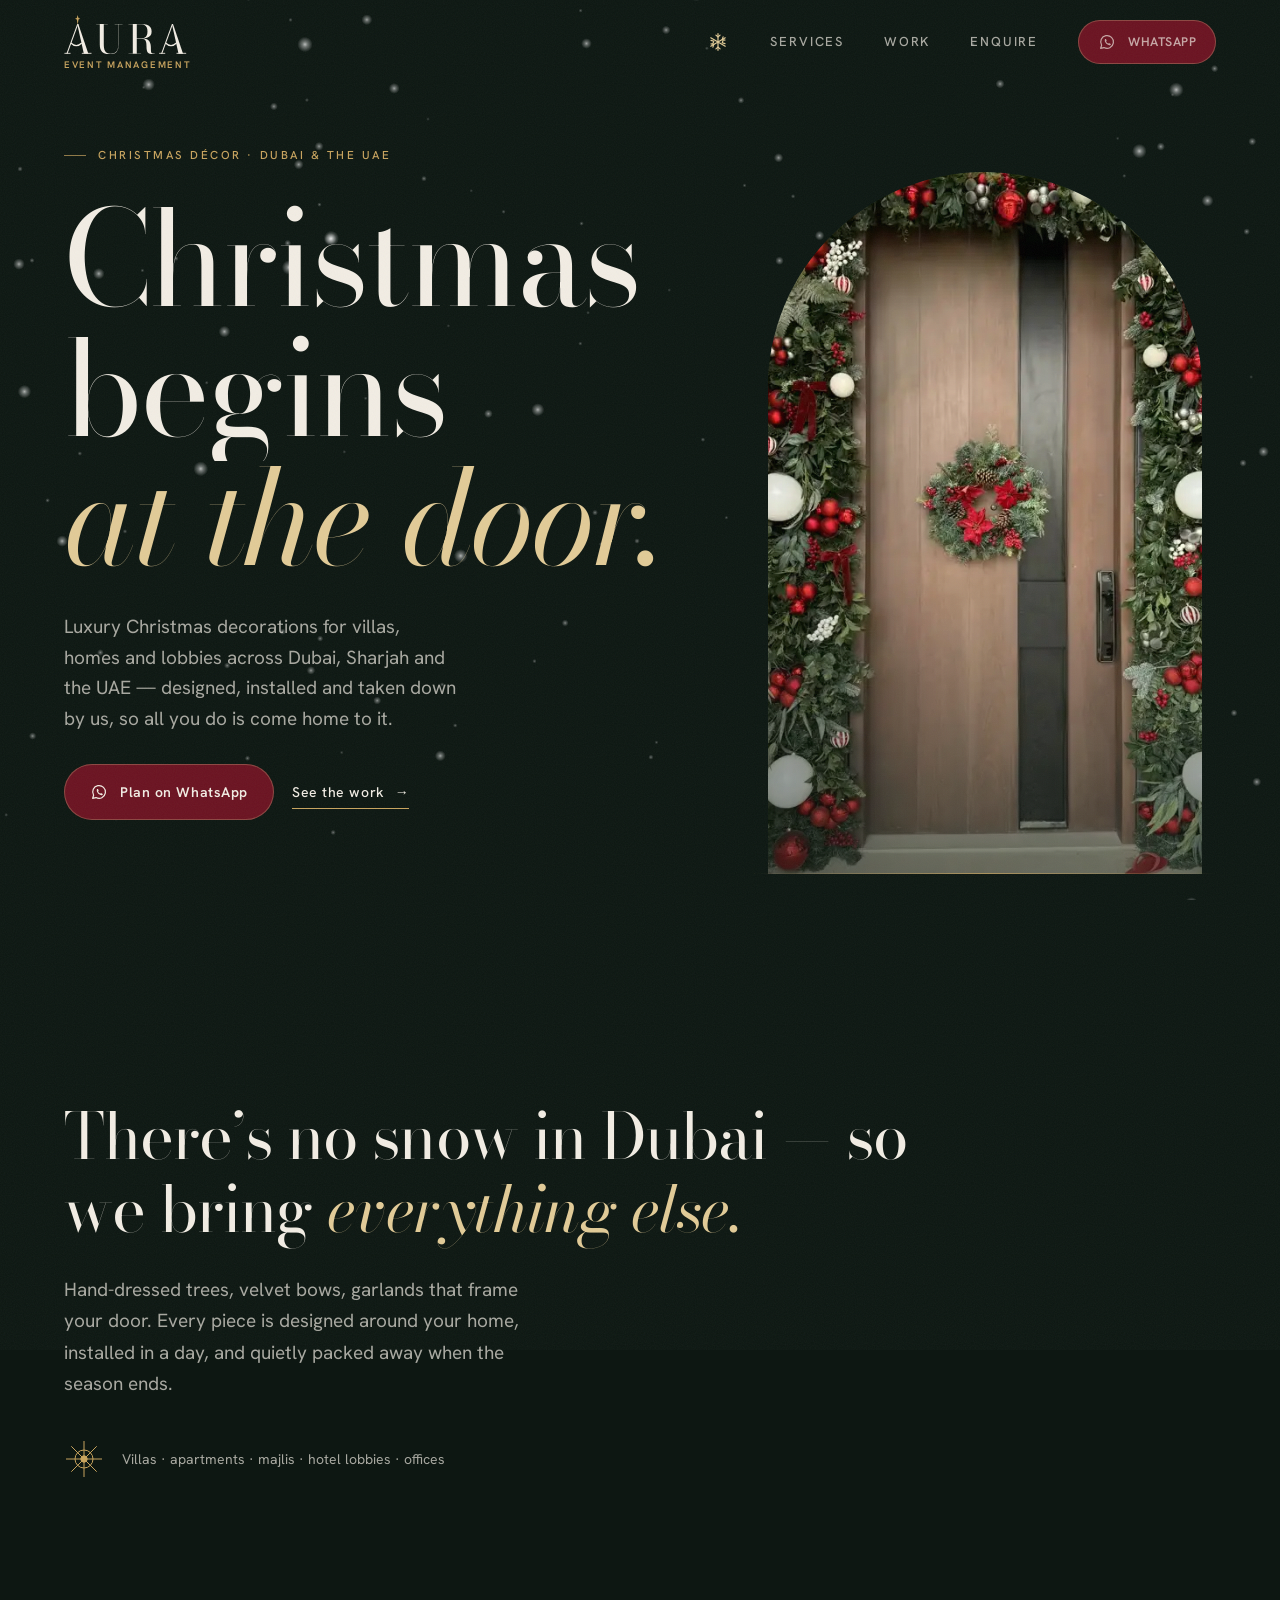
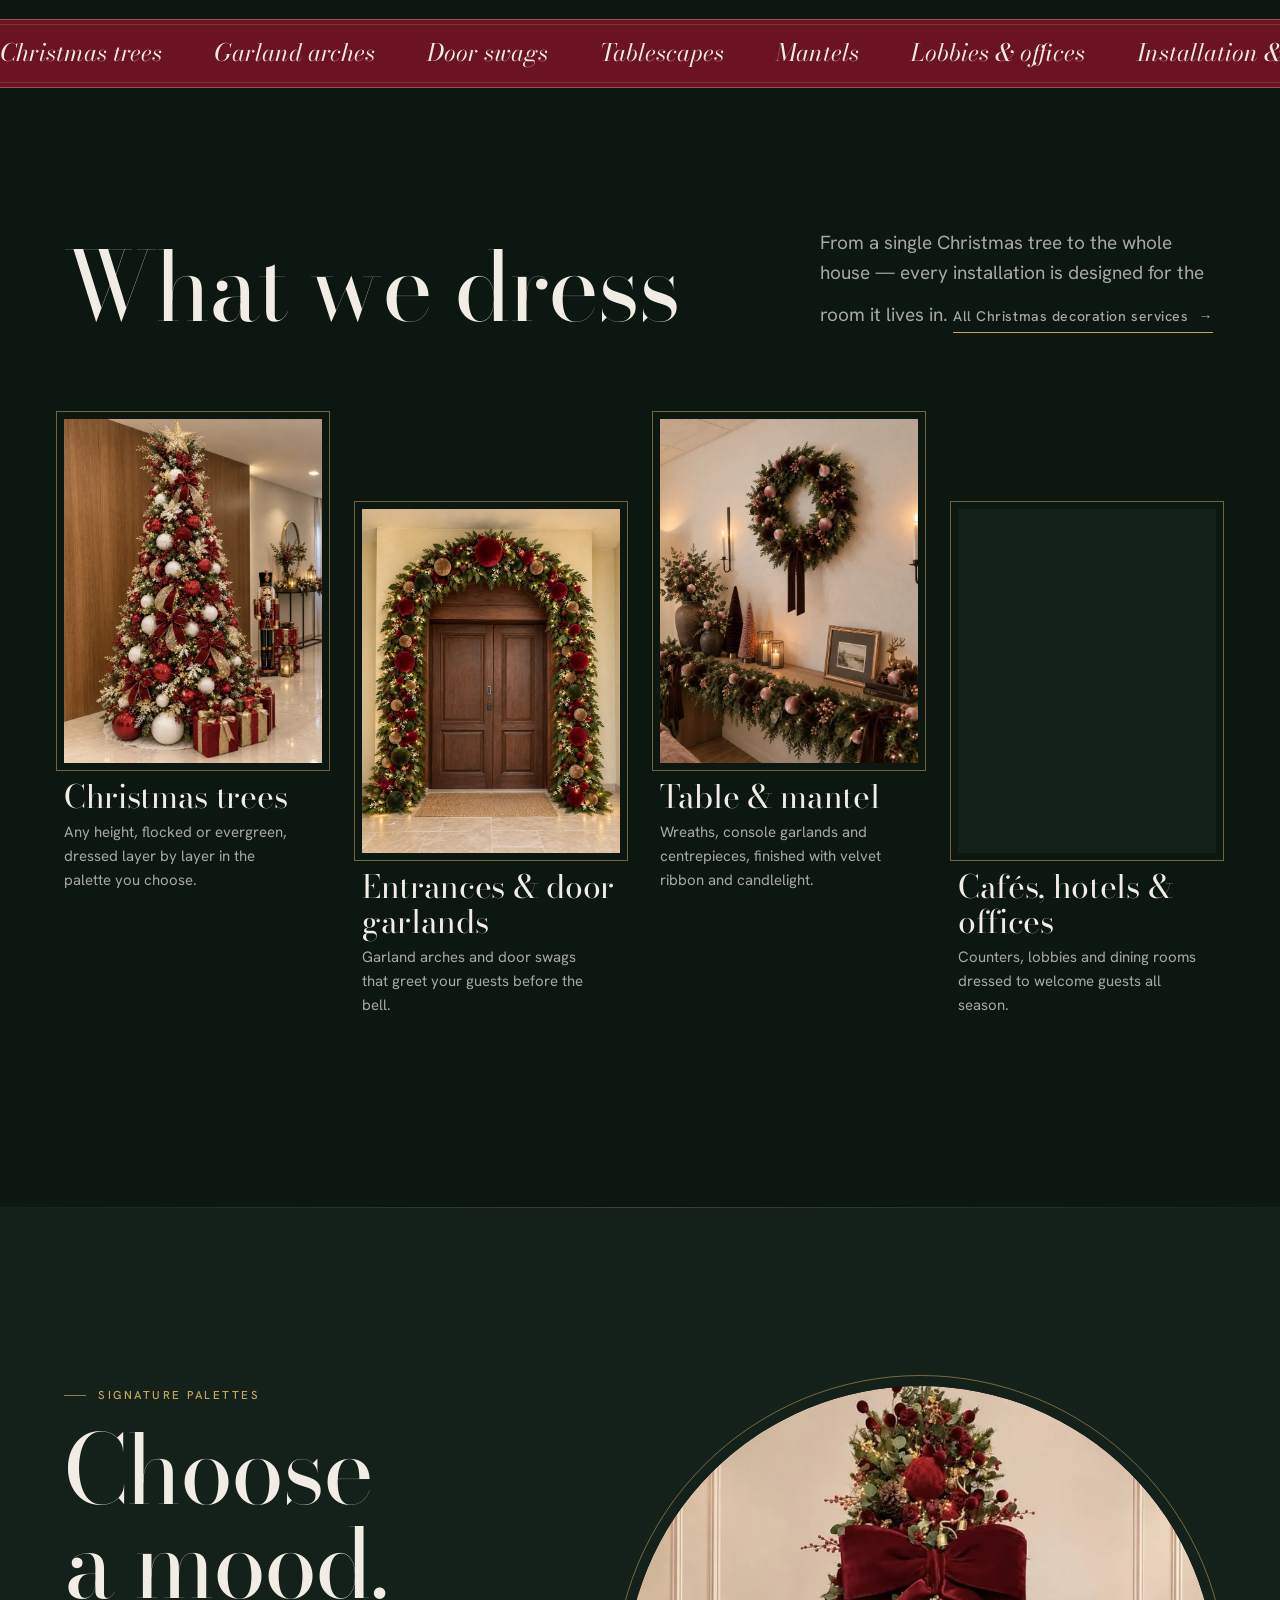
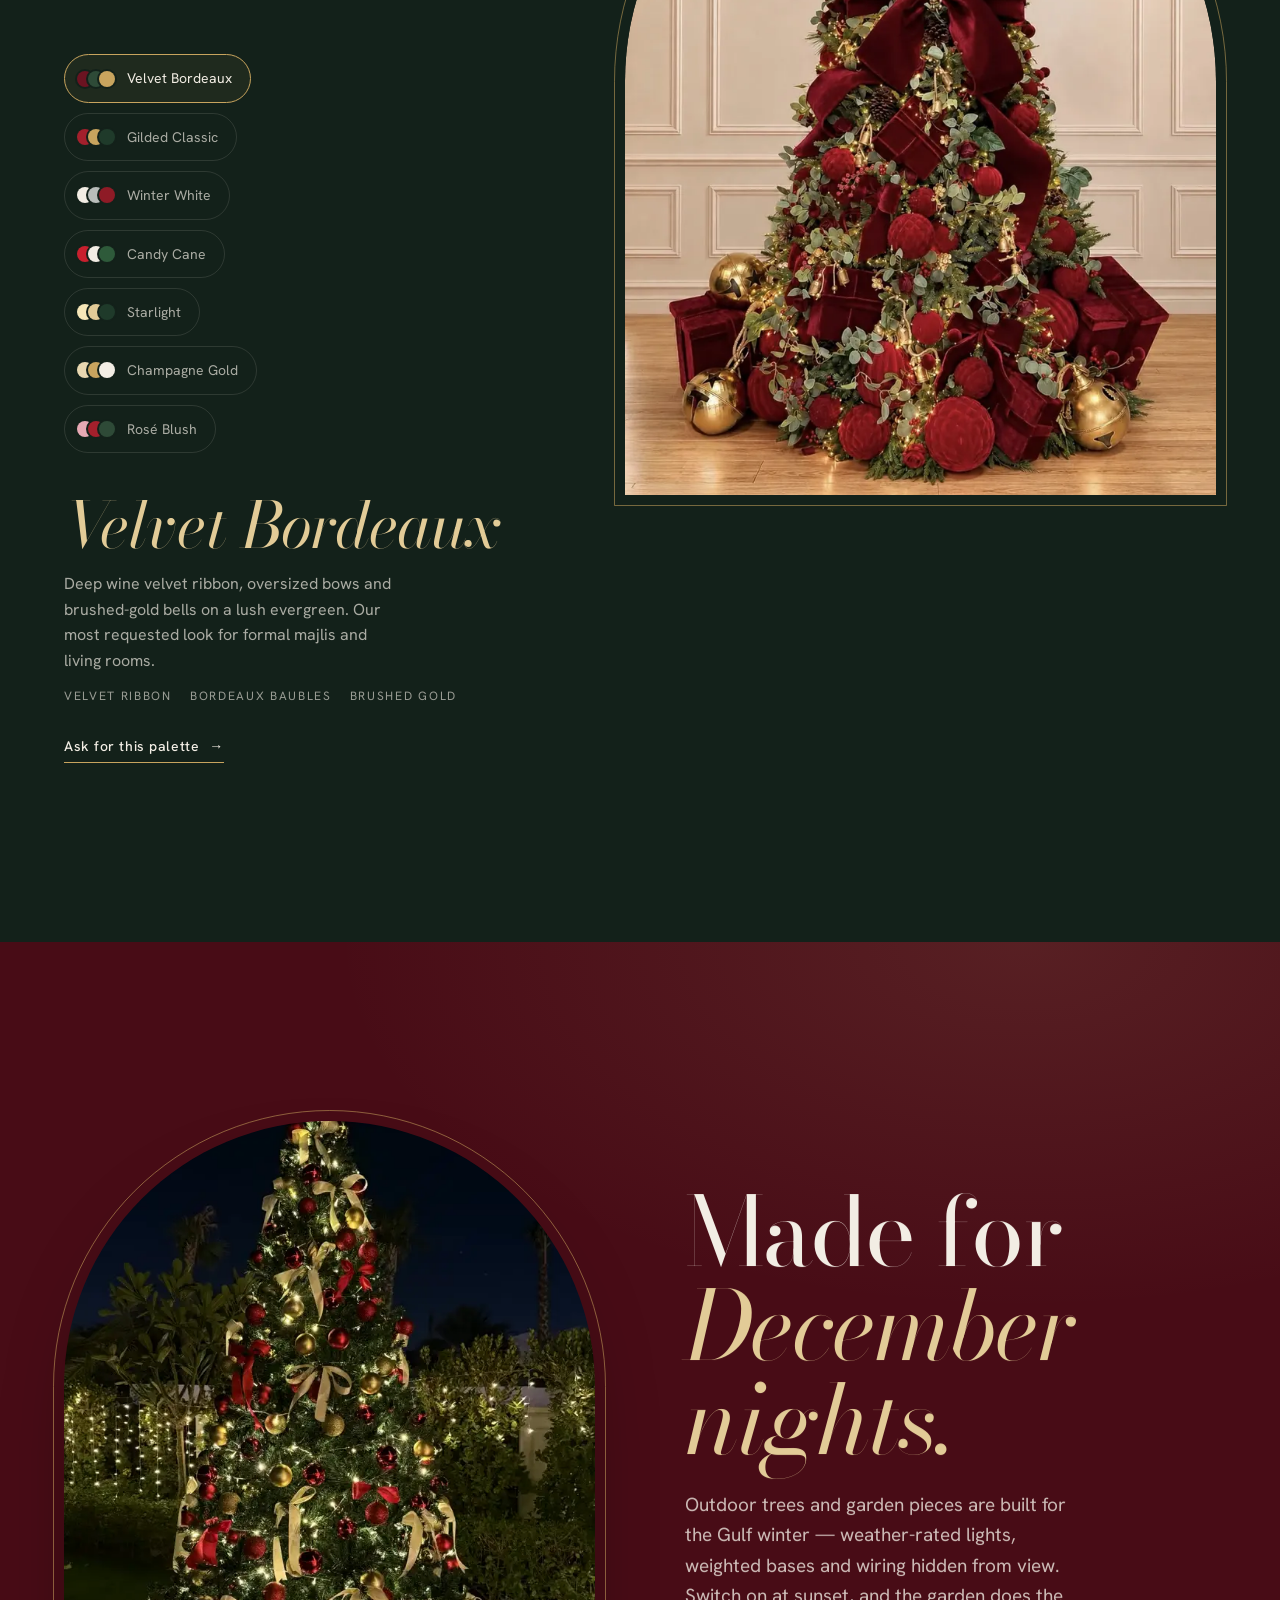
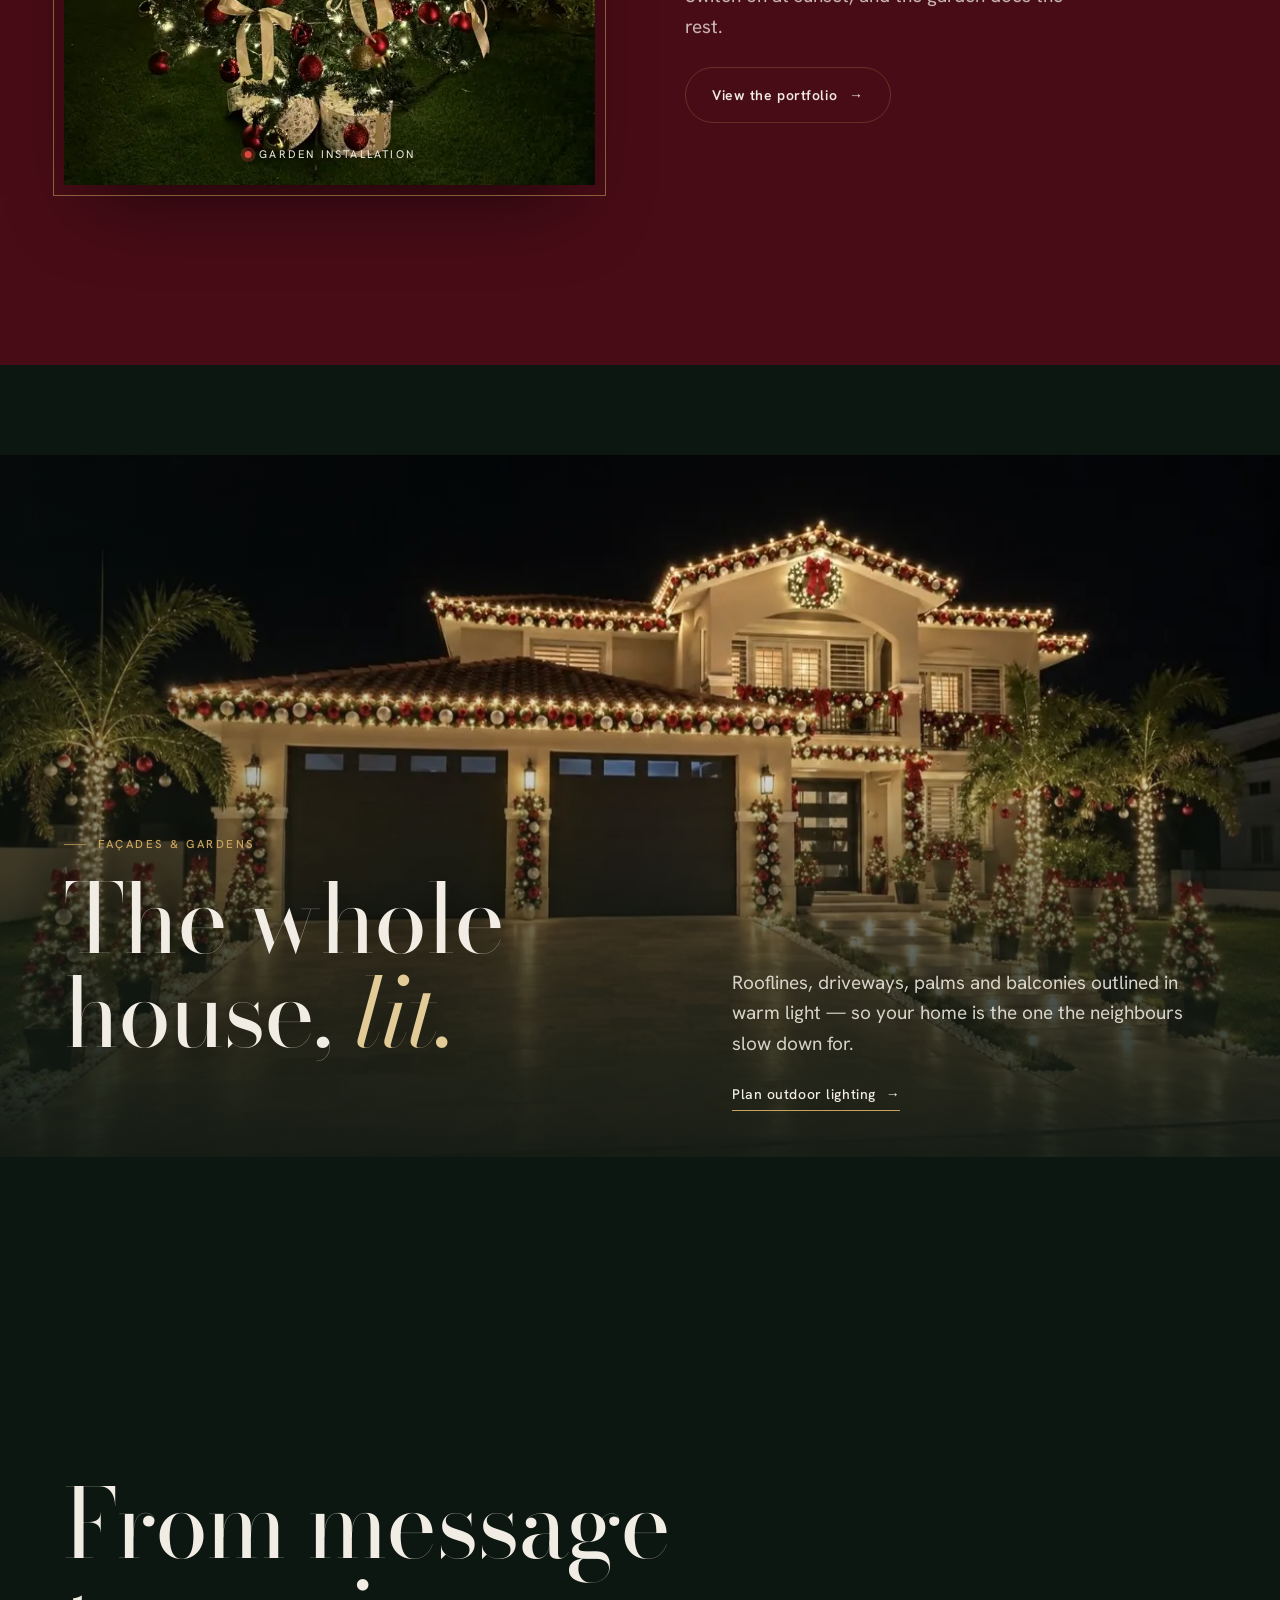
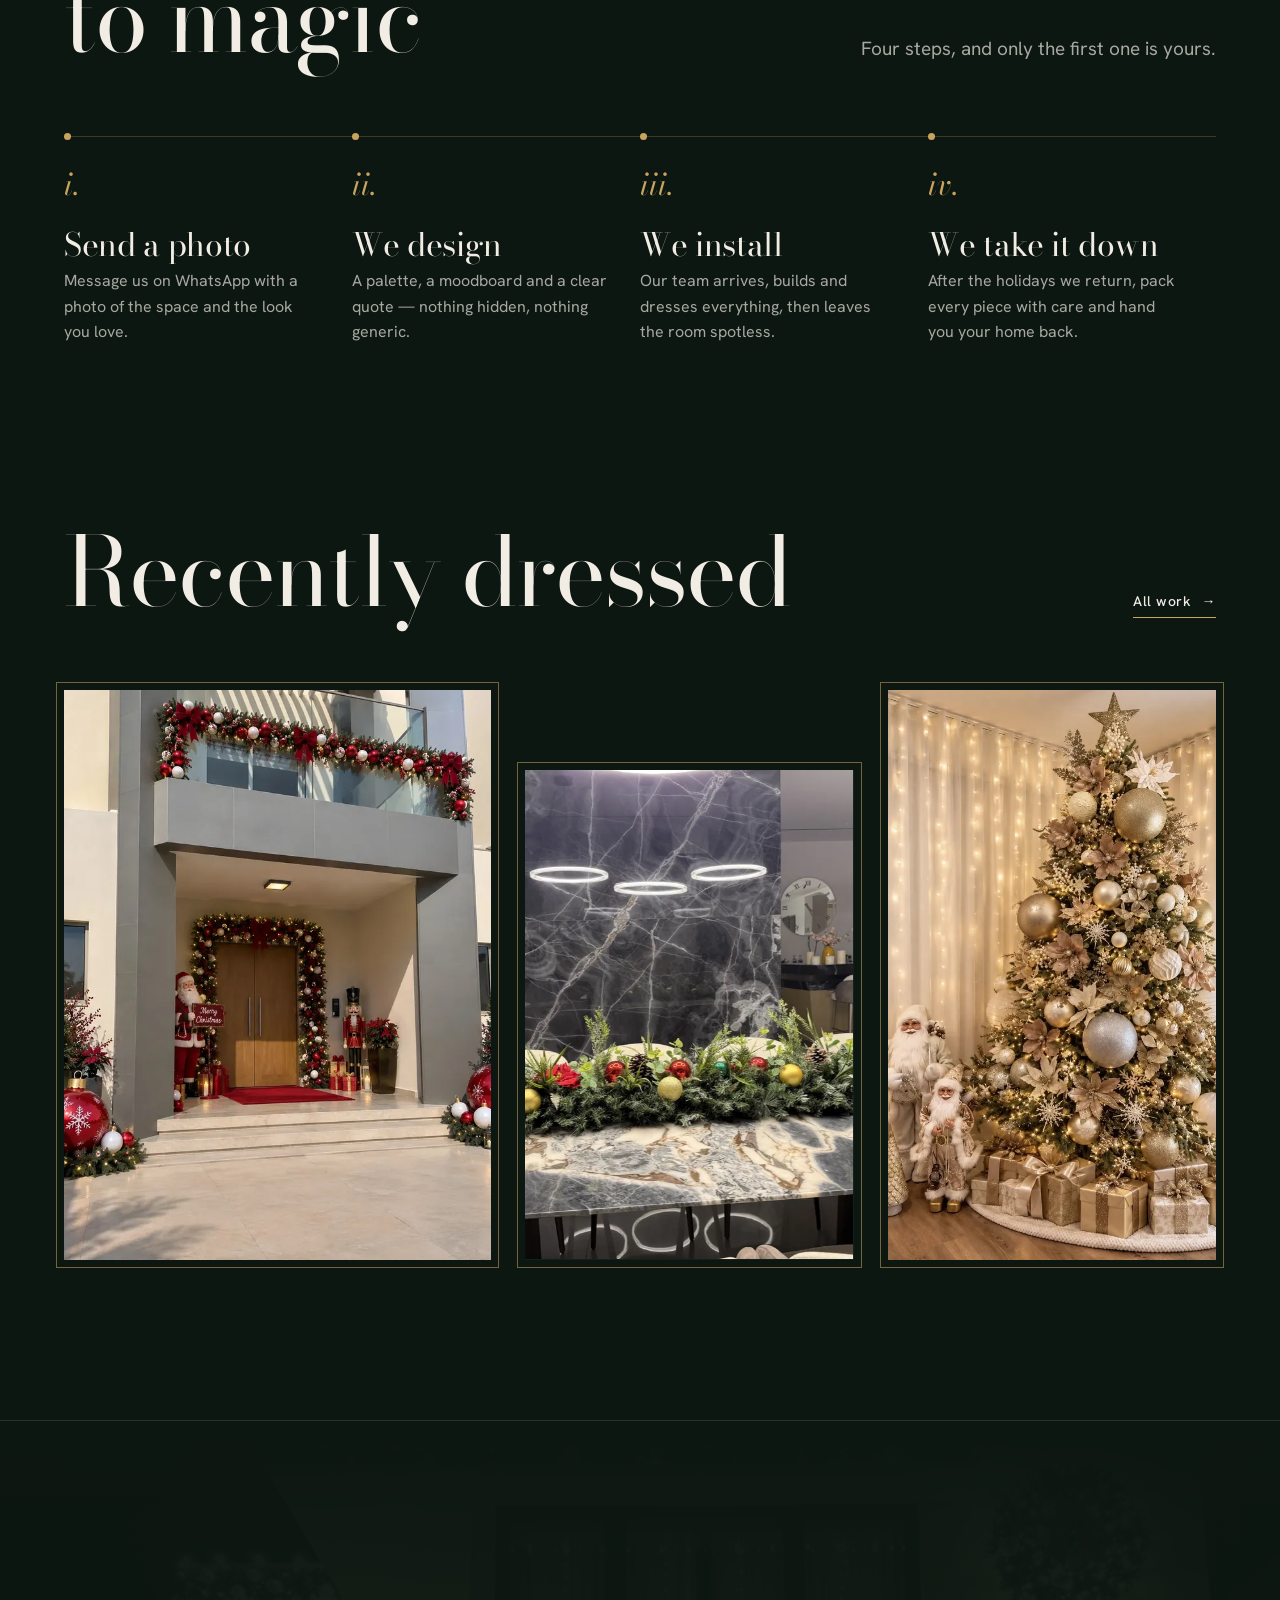
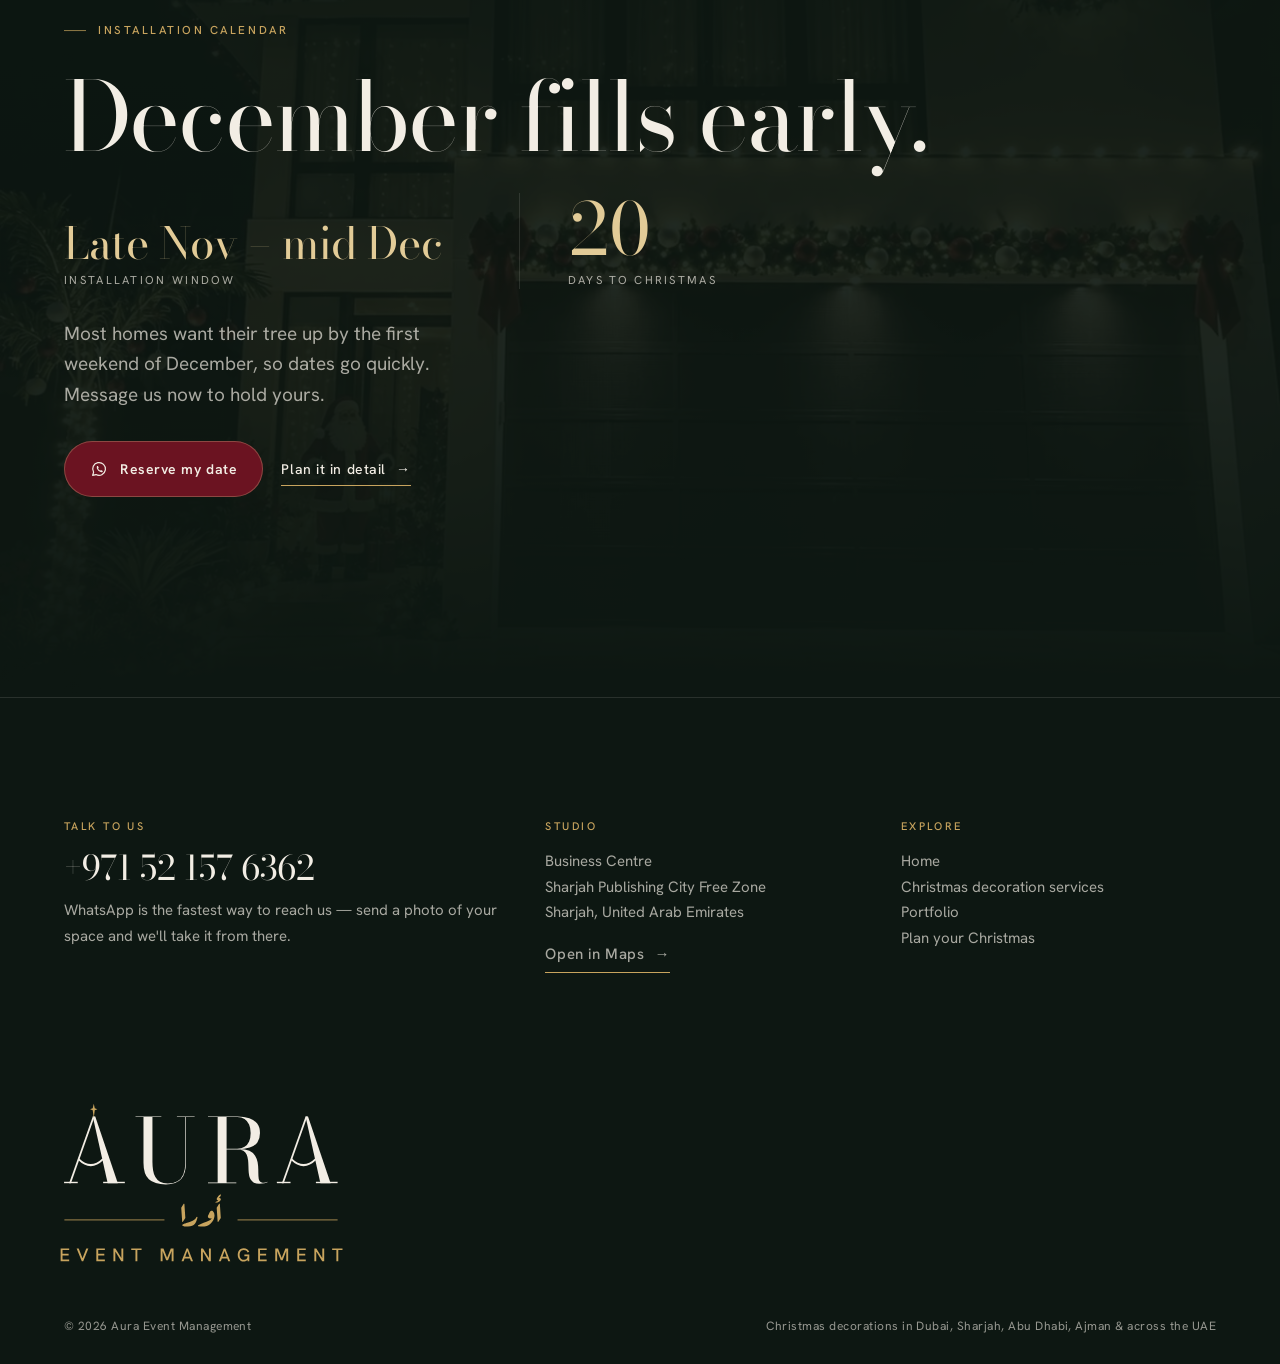
<file: index.html>
<!doctype html>
<html lang="en">
<head>
<meta charset="utf-8">
<meta name="viewport" content="width=device-width, initial-scale=1, viewport-fit=cover">
<title>Luxury Christmas Decorations in Dubai & UAE | Aura Event Management</title>
<meta name="description" content="Luxury Christmas decorations for villas, homes and businesses in Dubai, Sharjah and the UAE — trees, door garlands and lights, installed and taken down.">
<meta name="theme-color" content="#0D1712">
<link rel="canonical" href="https://www.auraeventmanagement.ae/">
<meta property="og:type" content="website">
<meta property="og:site_name" content="Aura Event Management">
<meta property="og:locale" content="en_AE">
<meta property="og:url" content="https://www.auraeventmanagement.ae/">
<meta property="og:title" content="Luxury Christmas Decorations in Dubai & UAE | Aura Event Management">
<meta property="og:description" content="Luxury Christmas decorations for villas, homes and businesses in Dubai, Sharjah and the UAE — trees, door garlands and lights, installed and taken down.">
<meta property="og:image" content="https://www.auraeventmanagement.ae/img/og.jpg">
<meta property="og:image:width" content="1200">
<meta property="og:image:height" content="630">
<meta property="og:image:alt" content="A garland arch of velvet baubles framing a front door, by Aura">
<meta name="twitter:card" content="summary_large_image">
<meta name="twitter:title" content="Luxury Christmas Decorations in Dubai & UAE | Aura Event Management">
<meta name="twitter:description" content="Luxury Christmas decorations for villas, homes and businesses in Dubai, Sharjah and the UAE — trees, door garlands and lights, installed and taken down.">
<meta name="twitter:image" content="https://www.auraeventmanagement.ae/img/og.jpg">
<meta name="format-detection" content="telephone=no">
<link rel="icon" href="/favicon.ico" sizes="32x32">
<link rel="icon" href="/assets/logo/favicon.svg" type="image/svg+xml">
<link rel="apple-touch-icon" href="/assets/logo/apple-touch-icon.png">
<link rel="manifest" href="/site.webmanifest">
<link rel="preload" href="/assets/fonts/bodoni-moda-latin-standard-normal.woff2" as="font" type="font/woff2" crossorigin>
<link rel="preload" as="image" href="/media/film-doorway-poster.webp" fetchpriority="high">
<link rel="stylesheet" href="/assets/aura.min.css?v=ca4af64f24">
<script src="/assets/boot.js?v=880e06f919"></script>
<script type="application/ld+json">{"@context": "https://schema.org", "@graph": [{"@type": "LocalBusiness", "@id": "https://www.auraeventmanagement.ae/#business", "name": "Aura Event Management", "alternateName": "Aura", "description": "Bespoke Christmas decoration services for villas, homes, hotels and offices across Dubai, Sharjah and the UAE — design, installation and take-down.", "url": "https://www.auraeventmanagement.ae/", "image": "https://www.auraeventmanagement.ae/img/og.jpg", "logo": "https://www.auraeventmanagement.ae/assets/logo/icon-512.png", "telephone": "+971521576362", "address": {"@type": "PostalAddress", "streetAddress": "Business Centre, Sharjah Publishing City Free Zone", "addressLocality": "Sharjah", "addressRegion": "Sharjah", "addressCountry": "AE"}, "areaServed": [{"@type": "City", "name": "Dubai"}, {"@type": "City", "name": "Sharjah"}, {"@type": "City", "name": "Abu Dhabi"}, {"@type": "City", "name": "Ajman"}, {"@type": "City", "name": "Ras Al Khaimah"}, {"@type": "City", "name": "Umm Al Quwain"}, {"@type": "City", "name": "Fujairah"}], "contactPoint": {"@type": "ContactPoint", "telephone": "+971521576362", "contactType": "customer service", "availableLanguage": ["English", "Arabic"]}, "hasOfferCatalog": {"@type": "OfferCatalog", "name": "Christmas decoration services", "itemListElement": [{"@type": "Offer", "itemOffered": {"@type": "Service", "name": "Christmas tree decoration"}}, {"@type": "Offer", "itemOffered": {"@type": "Service", "name": "Christmas door and entrance garlands"}}, {"@type": "Offer", "itemOffered": {"@type": "Service", "name": "Outdoor Christmas lights for villas"}}, {"@type": "Offer", "itemOffered": {"@type": "Service", "name": "Christmas table and mantel décor"}}, {"@type": "Offer", "itemOffered": {"@type": "Service", "name": "Corporate, hotel and café Christmas décor"}}, {"@type": "Offer", "itemOffered": {"@type": "Service", "name": "Christmas décor installation and take-down"}}]}, "knowsAbout": ["Christmas tree decoration", "Christmas decorations Dubai", "Holiday décor installation", "Outdoor Christmas lighting"]}, {"@type": "WebSite", "@id": "https://www.auraeventmanagement.ae/#website", "url": "https://www.auraeventmanagement.ae/", "name": "Aura Event Management", "publisher": {"@id": "https://www.auraeventmanagement.ae/#business"}, "inLanguage": "en-AE"}, {"@type": "WebPage", "@id": "https://www.auraeventmanagement.ae/#webpage", "url": "https://www.auraeventmanagement.ae/", "name": "Luxury Christmas Decorations in Dubai & UAE | Aura Event Management", "description": "Luxury Christmas decorations for villas, homes and businesses in Dubai, Sharjah and the UAE — trees, door garlands and lights, installed and taken down.", "isPartOf": {"@id": "https://www.auraeventmanagement.ae/#website"}, "about": {"@id": "https://www.auraeventmanagement.ae/#business"}, "inLanguage": "en-AE"}]}</script>
</head>
<body data-page="home">
<a class="skip" href="#main">Skip to content</a>
<header class="site-header">
  <nav class="nav wrap" aria-label="Main">
    <a class="brand" href="/" aria-label="Aura Event Management — home"><span class="brand-lock"><svg class="brand-logo" xmlns="http://www.w3.org/2000/svg" viewBox="-2 0 413.13 134.60" role="img" aria-label="Aura"><path d="M42.50 33.60 L46.28 33.60 L9.80 133.60 L6.02 133.60Z" fill="currentColor"/><path d="M42.50 33.60 L46.20 33.60 L80.00 133.60 L64.82 133.60Z" fill="currentColor"/><path d="M-0.50 133.60 L20.00 133.60 L20.00 130.77 L-0.50 130.77Z" fill="currentColor"/><path d="M58.00 133.60 L90.50 133.60 L90.50 130.77 L58.00 130.77Z" fill="currentColor"/><path d="M21.04 97.60 Q39.41 115.60 57.78 97.60" fill="none" stroke="currentColor" stroke-width="3.97" stroke-linecap="butt"/><path d="M43.95 3.00 L46.79 13.08 L52.74 15.92 L46.79 18.77 L43.95 36.60 L41.11 18.77 L35.16 15.92 L41.11 13.08 L43.95 3.00Z" fill="#C8A45E"/><path d="M195.00449341535568 33.599999999999994V34.60024820963541H181.99400880336762V102.93333333333332Q181.99400880336762 119.39999999999999 174.91515280207 127.48952026367186Q167.83629680077235 135.57904052734375 151.99430461327236 135.57904052734375Q134.60166138410568 135.57904052734375 126.5193371653557 127.88952026367187Q118.43701294660569 120.19999999999999 118.43701294660569 102.93333333333332V34.60024820963541H106.5V33.599999999999994H145.17275513410567V34.60024820963541H131.83942180077236V101.6Q131.83942180077236 108.19999999999999 132.79102066762937 114.07882749946478Q133.74261953448638 119.95765499892958 136.2132561962574 124.45814349166119Q138.6838928580284 128.9586319843928 143.20523122481748 131.53731585939727Q147.72656959160656 134.1159997344017 154.86133549213412 134.1159997344017Q163.50108972390493 134.1159997344017 169.31241397261618 130.7757537662983Q175.12373822132747 127.43550779819488 178.0683490097523 120.5353409687678Q181.0129597981771 113.6351741393407 181.0129597981771 102.93333333333332V34.60024820963541H168.5249573111534V33.599999999999994Z" fill="currentColor"/><path d="M239.00625368356705 82.6828710079193V82.01709422667821H258.9496333725484Q265.3503273730224 82.01709422667821 269.8125646096838 79.20143402616182Q274.27480184634527 76.38577382564544 276.59413778384527 71.11846485451568Q278.91347372134527 65.85115588338591 278.91347372134527 58.52769806782405Q278.91347372134527 51.20504181782404 276.59413778384527 45.8285582780838Q274.27480184634527 40.452074738343555 269.802994132429 37.52616147398948Q265.3311864185127 34.60024820963541 258.94938396612804 34.60024820963541H215.00449341535568V33.599999999999994H259.2300284790717Q269.3803997706377 33.599999999999994 276.95717702463287 36.22690468231836Q284.533954278628 38.85380936463673 288.71671856443083 44.357420382897054Q292.8994828502337 49.861031401157376 292.8994828502337 58.52769806782405Q292.8994828502337 67.1943647344907 288.98382529815035 72.51200461065308Q285.06816774606705 77.82964448681545 277.5570063058959 80.25625774736739Q270.04584486572486 82.6828710079193 259.22933188279467 82.6828710079193ZM215.00449341535568 133.6V132.59975179036456H257.4733695546786V133.6ZM229.51627320051193 133.0684366861979V34.247638674577075H242.89860271612804V133.0684366861979ZM291.89599854946135 134.29466145833334Q286.01201417446134 134.29466145833334 282.724090997378 132.13648917533396Q279.4361678202947 129.9783168923346 277.9387068827947 126.31146600060839Q276.44124594529467 122.64461510888219 276.0605818827947 118.0863743514289Q275.6799178202947 113.52813359397561 275.6146508932114 108.66181933131872Q275.54938396612806 103.79550506866183 275.09111573696134 99.23726431120855Q274.6328475077947 94.67902355375526 273.0440454244614 91.00878811548294Q271.45524334112804 87.33855267721063 267.96343486771286 85.17838762381497Q264.47162639429763 83.01822257041931 258.33793047421767 83.01822257041931H239.00625368356705V82.3952448685964H261.67724854946135Q271.36117774777944 82.3952448685964 277.06217053400144 85.13184684515Q282.7631633202235 87.8684488217036 285.59209885994596 92.36175733407339Q288.4210343996684 96.85506584644317 289.3650889615218 102.23926914135615Q290.3091435233752 107.62347243626911 290.35931664903956 113.00767573118209Q290.40948977470396 118.39187902609507 290.57294211586316 122.88518753846486Q290.73639445702236 127.37849605083466 291.9944211939971 130.11509802738826Q293.2524479309718 132.85170000394186 296.7255432486534 132.85170000394186Q298.85887658198675 132.85170000394186 300.663462549448 132.3912343164285Q302.4680485169093 131.93076862891513 303.8479691783587 131.26410196224847L304.23193604946135 132.13189697265625Q302.6319360494614 132.99856363932292 299.4709167838097 133.64661254882813Q296.309897518158 134.29466145833334 291.89599854946135 134.29466145833334Z" fill="currentColor"/><path d="M361.13 33.60 L364.91 33.60 L328.43 133.60 L324.65 133.60Z" fill="currentColor"/><path d="M361.13 33.60 L364.83 33.60 L398.63 133.60 L383.45 133.60Z" fill="currentColor"/><path d="M318.13 133.60 L338.63 133.60 L338.63 130.77 L318.13 130.77Z" fill="currentColor"/><path d="M376.63 133.60 L409.13 133.60 L409.13 130.77 L376.63 130.77Z" fill="currentColor"/><path d="M339.67 97.60 Q358.05 115.60 376.42 97.60" fill="none" stroke="currentColor" stroke-width="3.97" stroke-linecap="butt"/></svg><span class="brand-sub">Event Management</span></span></a>
    <div class="nav-links">
      <button class="snow-toggle" type="button" aria-pressed="true" aria-label="Turn snowfall off" title="Snowfall"><svg viewBox="0 0 24 24" fill="none" stroke="currentColor" stroke-width="1.4" stroke-linecap="round" aria-hidden="true"><path d="M12 2v20M3.3 7l17.4 10M3.3 17L20.7 7"/><path d="M9.5 3.8L12 6l2.5-2.2M9.5 20.2L12 18l2.5 2.2M3.6 10.1l3.3.8-1 3.2M20.4 13.9l-3.3-.8 1-3.2M5.9 18.2l1-3.3-3.3-.7M18.1 5.8l-1 3.3 3.3.7"/></svg></button>
      <a href="/services">Services</a>
      <a href="/work">Work</a>
      <a href="/enquire">Enquire</a>
      <a class="btn btn-velvet nav-cta" data-wa="Hi Aura, I'd like to plan Christmas décor."><svg viewBox="0 0 24 24" fill="none" stroke="currentColor" stroke-width="1.6" aria-hidden="true"><path d="M3.5 20.5l1.3-4.2A8.5 8.5 0 1 1 8 19.4z" stroke-linejoin="round"/><path d="M9 8.6c.2-.5.5-.6.8-.6h.5c.2 0 .4.1.5.4l.7 1.6c.1.2 0 .4-.1.6l-.5.6c-.1.1-.1.3 0 .5.6 1 1.4 1.8 2.4 2.4.2.1.4.1.5 0l.6-.5c.2-.1.4-.2.6-.1l1.6.7c.3.1.4.3.4.5v.5c0 .3-.1.6-.6.8-.6.3-1.6.5-3-.2a9 9 0 0 1-3.9-3.9c-.7-1.4-.5-2.4-.2-3z" fill="currentColor" stroke="none"/></svg>WhatsApp</a>
    </div>
  </nav>
</header>
<canvas id="snow" aria-hidden="true"></canvas>
<main id="main">

<section class="hero">
  <div class="wrap hero-grid">
    <div class="hero-copy">
      <span class="eyebrow" data-intro>Christmas décor · Dubai &amp; the UAE</span>
      <h1 class="display hero-title"><span class="line"><span>Christmas</span></span><span class="line"><span>begins</span></span><span class="line"><span><em>at the door.</em></span></span></h1>
      <p class="lede" data-intro>Luxury Christmas decorations for villas, homes and lobbies across Dubai, Sharjah and the UAE — designed, installed and taken down by us, so all you do is come home to it.</p>
      <div class="hero-actions" data-intro>
        <a class="btn btn-velvet" data-wa="Hi Aura, I'd like to plan Christmas décor for this year."><svg viewBox="0 0 24 24" fill="none" stroke="currentColor" stroke-width="1.6" aria-hidden="true"><path d="M3.5 20.5l1.3-4.2A8.5 8.5 0 1 1 8 19.4z" stroke-linejoin="round"/><path d="M9 8.6c.2-.5.5-.6.8-.6h.5c.2 0 .4.1.5.4l.7 1.6c.1.2 0 .4-.1.6l-.5.6c-.1.1-.1.3 0 .5.6 1 1.4 1.8 2.4 2.4.2.1.4.1.5 0l.6-.5c.2-.1.4-.2.6-.1l1.6.7c.3.1.4.3.4.5v.5c0 .3-.1.6-.6.8-.6.3-1.6.5-3-.2a9 9 0 0 1-3.9-3.9c-.7-1.4-.5-2.4-.2-3z" fill="currentColor" stroke="none"/></svg>Plan on WhatsApp</a>
        <a class="link-u" href="/work">See the work <span class="arrow">→</span></a>
      </div>
    </div>
    <div class="hero-stage">
      <svg class="arch-line" aria-hidden="true"><path/></svg>
      <div class="arch">
        <video data-auto data-defer muted loop playsinline preload="none" poster="/media/film-doorway-poster.webp" aria-label="A front door framed by a garland of red and white baubles">
          <source src="/media/film-doorway.mp4" type="video/mp4">
        </video>
      </div>
    </div>
  </div>
</section>

<section class="statement">
  <div class="wrap">
    <p class="big-line">There’s no snow in Dubai — so we bring <em>everything else.</em></p>
    <p class="rest" data-reveal>Hand-dressed trees, velvet bows, garlands that frame your door. Every piece is designed around your home, installed in a day, and quietly packed away when the season ends.</p>
    <div class="statement-foot" data-reveal><svg class="ornament" viewBox="0 0 40 40" fill="none" stroke="currentColor" stroke-width="1" aria-hidden="true"><path d="M20 2v36M2 20h36M7.3 7.3l25.4 25.4M32.7 7.3L7.3 32.7"/><circle cx="20" cy="20" r="3.2" fill="currentColor"/><circle cx="20" cy="20" r="9"/></svg><span>Villas · apartments · majlis · hotel lobbies · offices</span></div>
  </div>
</section>

<div class="ribbon" role="presentation"><div class="ribbon-track"><div class="ribbon-row"><span>Christmas trees</span><svg viewBox="0 0 10 16" aria-hidden="true"><path d="M5 0 L5.9 5.1 L9 6 L5.9 6.9 L5 16 L4.1 6.9 L1 6 L4.1 5.1Z" fill="currentColor"/></svg><span>Garland arches</span><svg viewBox="0 0 10 16" aria-hidden="true"><path d="M5 0 L5.9 5.1 L9 6 L5.9 6.9 L5 16 L4.1 6.9 L1 6 L4.1 5.1Z" fill="currentColor"/></svg><span>Door swags</span><svg viewBox="0 0 10 16" aria-hidden="true"><path d="M5 0 L5.9 5.1 L9 6 L5.9 6.9 L5 16 L4.1 6.9 L1 6 L4.1 5.1Z" fill="currentColor"/></svg><span>Tablescapes</span><svg viewBox="0 0 10 16" aria-hidden="true"><path d="M5 0 L5.9 5.1 L9 6 L5.9 6.9 L5 16 L4.1 6.9 L1 6 L4.1 5.1Z" fill="currentColor"/></svg><span>Mantels</span><svg viewBox="0 0 10 16" aria-hidden="true"><path d="M5 0 L5.9 5.1 L9 6 L5.9 6.9 L5 16 L4.1 6.9 L1 6 L4.1 5.1Z" fill="currentColor"/></svg><span>Lobbies &amp; offices</span><svg viewBox="0 0 10 16" aria-hidden="true"><path d="M5 0 L5.9 5.1 L9 6 L5.9 6.9 L5 16 L4.1 6.9 L1 6 L4.1 5.1Z" fill="currentColor"/></svg><span>Installation &amp; take-down</span><svg viewBox="0 0 10 16" aria-hidden="true"><path d="M5 0 L5.9 5.1 L9 6 L5.9 6.9 L5 16 L4.1 6.9 L1 6 L4.1 5.1Z" fill="currentColor"/></svg></div><div class="ribbon-row" aria-hidden="true"><span>Christmas trees</span><svg viewBox="0 0 10 16" aria-hidden="true"><path d="M5 0 L5.9 5.1 L9 6 L5.9 6.9 L5 16 L4.1 6.9 L1 6 L4.1 5.1Z" fill="currentColor"/></svg><span>Garland arches</span><svg viewBox="0 0 10 16" aria-hidden="true"><path d="M5 0 L5.9 5.1 L9 6 L5.9 6.9 L5 16 L4.1 6.9 L1 6 L4.1 5.1Z" fill="currentColor"/></svg><span>Door swags</span><svg viewBox="0 0 10 16" aria-hidden="true"><path d="M5 0 L5.9 5.1 L9 6 L5.9 6.9 L5 16 L4.1 6.9 L1 6 L4.1 5.1Z" fill="currentColor"/></svg><span>Tablescapes</span><svg viewBox="0 0 10 16" aria-hidden="true"><path d="M5 0 L5.9 5.1 L9 6 L5.9 6.9 L5 16 L4.1 6.9 L1 6 L4.1 5.1Z" fill="currentColor"/></svg><span>Mantels</span><svg viewBox="0 0 10 16" aria-hidden="true"><path d="M5 0 L5.9 5.1 L9 6 L5.9 6.9 L5 16 L4.1 6.9 L1 6 L4.1 5.1Z" fill="currentColor"/></svg><span>Lobbies &amp; offices</span><svg viewBox="0 0 10 16" aria-hidden="true"><path d="M5 0 L5.9 5.1 L9 6 L5.9 6.9 L5 16 L4.1 6.9 L1 6 L4.1 5.1Z" fill="currentColor"/></svg><span>Installation &amp; take-down</span><svg viewBox="0 0 10 16" aria-hidden="true"><path d="M5 0 L5.9 5.1 L9 6 L5.9 6.9 L5 16 L4.1 6.9 L1 6 L4.1 5.1Z" fill="currentColor"/></svg></div></div></div>
<section class="dress">
  <div class="wrap">
    <div class="s-head">
      <h2 class="display h2" data-reveal>What we dress</h2>
      <p class="lede" data-reveal>From a single Christmas tree to the whole house — every installation is designed for the room it lives in. <a class="link-u" href="/services">All Christmas decoration services <span class="arrow">→</span></a></p>
    </div>
    <div class="rail">
<article class="card">
  <div class="card-media frame" data-reveal-img><img src="/img/nutcracker-tree.webp" srcset="/img/nutcracker-tree-sm.webp 760w, /img/nutcracker-tree.webp 1500w" sizes="(min-width:900px) 25vw, 78vw" width="1316" height="1699" alt="A tall red, white and gold Christmas tree with a nutcracker beside it" data-full="/img/nutcracker-tree.webp" loading="lazy" decoding="async"></div>
  <div class="card-body"><h3 class="h3">Christmas trees</h3><p>Any height, flocked or evergreen, dressed layer by layer in the palette you choose.</p></div>
</article>
<article class="card">
  <div class="card-media frame" data-reveal-img><img src="/img/arch-velvet.webp" srcset="/img/arch-velvet-sm.webp 760w, /img/arch-velvet.webp 1500w" sizes="(min-width:900px) 25vw, 78vw" width="1086" height="1448" alt="A full garland arch in velvet baubles framing a wooden front door" data-full="/img/arch-velvet.webp" loading="lazy" decoding="async"></div>
  <div class="card-body"><h3 class="h3">Entrances &amp; door garlands</h3><p>Garland arches and door swags that greet your guests before the bell.</p></div>
</article>
<article class="card">
  <div class="card-media frame" data-reveal-img><img src="/img/wreath-console.webp" srcset="/img/wreath-console-sm.webp 760w, /img/wreath-console.webp 1500w" sizes="(min-width:900px) 25vw, 78vw" width="1092" height="1441" alt="A wreath above a console dressed with a garland, velvet ribbon and candles" data-full="/img/wreath-console.webp" loading="lazy" decoding="async"></div>
  <div class="card-body"><h3 class="h3">Table &amp; mantel</h3><p>Wreaths, console garlands and centrepieces, finished with velvet ribbon and candlelight.</p></div>
</article>
<article class="card">
  <div class="card-media frame" data-reveal-img><img src="/img/cafe-garlands.webp" srcset="/img/cafe-garlands-sm.webp 760w, /img/cafe-garlands.webp 1500w" sizes="(min-width:900px) 25vw, 78vw" width="1320" height="1757" alt="A café counter wrapped in garlands with hanging glass baubles" data-full="/img/cafe-garlands.webp" loading="lazy" decoding="async"></div>
  <div class="card-body"><h3 class="h3">Cafés, hotels &amp; offices</h3><p>Counters, lobbies and dining rooms dressed to welcome guests all season.</p></div>
</article>
    </div>
    <div class="rail-hint" aria-hidden="true">Swipe <i><b></b></i></div>
  </div>
</section>

<section class="palettes" data-palettes>
  <div class="wrap pal-grid">
    <div class="pal-left">
      <div class="s-head" style="margin:0;grid-template-columns:1fr">
        <span class="eyebrow" data-reveal>Signature palettes</span>
        <h2 class="display h2" data-reveal>Choose a mood.</h2>
      </div>
      <div class="pal-tabs" role="tablist" aria-label="Palettes">
<button class="pal-tab" role="tab" aria-selected="true" data-name="Velvet Bordeaux" data-desc="Deep wine velvet ribbon, oversized bows and brushed-gold bells on a lush evergreen. Our most requested look for formal majlis and living rooms." data-notes="Velvet ribbon|Bordeaux baubles|Brushed gold"><span class="sw"><span style="background:#6B1321"></span><span style="background:#2E4A37"></span><span style="background:#C8A45E"></span></span>Velvet Bordeaux</button>
<button class="pal-tab" role="tab" aria-selected="false" data-name="Gilded Classic" data-desc="Red and gold, generously layered, with gold satin ribbon and warm lights — the Christmas everyone remembers, done properly." data-notes="Satin ribbon|Red & gold|Warm-white lights"><span class="sw"><span style="background:#A3202C"></span><span style="background:#C8A45E"></span><span style="background:#1F3A2A"></span></span>Gilded Classic</button>
<button class="pal-tab" role="tab" aria-selected="false" data-name="Winter White" data-desc="A flocked, snow-dusted tree with frosted pine and silver — cool, calm and made for pale marble interiors." data-notes="Flocked pine|Silver|Soft red accents"><span class="sw"><span style="background:#F2EDE4"></span><span style="background:#B9BDBA"></span><span style="background:#8E1B26"></span></span>Winter White</button>
<button class="pal-tab" role="tab" aria-selected="false" data-name="Candy Cane" data-desc="Peppermint stripes, oversized candy canes and sweets — playful and bright, loved by families with little ones." data-notes="Peppermint stripes|Candy canes|Gift boxes"><span class="sw"><span style="background:#C8202E"></span><span style="background:#F2EDE4"></span><span style="background:#2E5A3A"></span></span>Candy Cane</button>
<button class="pal-tab" role="tab" aria-selected="false" data-name="Starlight" data-desc="Hundreds of warm lights and falling icicle strands on bare evergreen. No colour, just glow." data-notes="Icicle strands|Micro lights|Evergreen"><span class="sw"><span style="background:#F6E7B8"></span><span style="background:#E2CB97"></span><span style="background:#1F3A2A"></span></span>Starlight</button>
<button class="pal-tab" role="tab" aria-selected="false" data-name="Champagne Gold" data-desc="Champagne, ivory and soft gold with a wall of fairy lights behind — the most luminous look for pale, modern rooms." data-notes="Champagne baubles|Ivory ribbon|Curtain lights"><span class="sw"><span style="background:#E8D7B0"></span><span style="background:#C8A45E"></span><span style="background:#F2EDE4"></span></span>Champagne Gold</button>
<button class="pal-tab" role="tab" aria-selected="false" data-name="Rosé Blush" data-desc="Blush pink and deep red baubles on a full evergreen, topped with a velvet bow — romantic, warm and a little unexpected." data-notes="Blush pink|Ruby red|Velvet bow"><span class="sw"><span style="background:#E7A9B4"></span><span style="background:#A3202C"></span><span style="background:#2E4A37"></span></span>Rosé Blush</button>
      </div>
    </div>
    <div class="pal-stage frame frame-arch" role="tabpanel" aria-live="polite">
<img src="/img/velvet-bow-tree.webp" srcset="/img/velvet-bow-tree-sm.webp 760w, /img/velvet-bow-tree.webp 1500w" sizes="(min-width:900px) 50vw, 100vw" width="1320" height="1617" alt="A tree dressed in deep burgundy velvet bows and baubles" data-full="/img/velvet-bow-tree.webp" loading="lazy" decoding="async" class="is-on">
<img src="/img/garden-tree-night.webp" srcset="/img/garden-tree-night-sm.webp 760w, /img/garden-tree-night.webp 1500w" sizes="(min-width:900px) 50vw, 100vw" width="1500" height="2000" alt="A tall tree in red and gold glowing in a villa garden at night" data-full="/img/garden-tree-night.webp" loading="lazy" decoding="async">
<img src="/img/winter-white-tree.webp" srcset="/img/winter-white-tree-sm.webp 760w, /img/winter-white-tree.webp 1500w" sizes="(min-width:900px) 50vw, 100vw" width="1500" height="1700" alt="A snow-flocked white Christmas tree in a bright modern lobby" data-full="/img/winter-white-tree.webp" loading="lazy" decoding="async">
<img src="/img/candy-cane-tree.webp" srcset="/img/candy-cane-tree-sm.webp 760w, /img/candy-cane-tree.webp 1500w" sizes="(min-width:900px) 50vw, 100vw" width="1500" height="2000" alt="A playful tree decorated with red and white candy canes and sweets" data-full="/img/candy-cane-tree.webp" loading="lazy" decoding="async">
<img src="/img/starlight-tree.webp" srcset="/img/starlight-tree-sm.webp 760w, /img/starlight-tree.webp 1500w" sizes="(min-width:900px) 50vw, 100vw" width="1500" height="2000" alt="An evergreen tree lit with hundreds of warm lights and icicle strands" data-full="/img/starlight-tree.webp" loading="lazy" decoding="async">
<img src="/img/champagne-tree.webp" srcset="/img/champagne-tree-sm.webp 760w, /img/champagne-tree.webp 1500w" sizes="(min-width:900px) 50vw, 100vw" width="1320" height="1745" alt="A champagne and gold tree in front of a curtain of fairy lights" data-full="/img/champagne-tree.webp" loading="lazy" decoding="async">
<img src="/img/blush-tree.webp" srcset="/img/blush-tree-sm.webp 760w, /img/blush-tree.webp 1500w" sizes="(min-width:900px) 50vw, 100vw" width="1191" height="2100" alt="A tree dressed in blush pink and red baubles with a red velvet bow on top" data-full="/img/blush-tree.webp" loading="lazy" decoding="async">
    </div>
    <div class="pal-info">
      <p class="pal-name">Velvet Bordeaux</p>
      <p class="pal-desc">Deep wine velvet ribbon, oversized bows and brushed-gold bells on a lush evergreen. Our most requested look for formal majlis and living rooms.</p>
      <ul class="pal-notes"></ul>
      <a class="link-u pal-ask" href="/enquire" target="_blank" rel="noopener" style="justify-self:start;margin-top:8px">Ask for this palette <span class="arrow">→</span></a>
    </div>
  </div>
</section>

<section class="film">
  <div class="wrap film-grid">
    <div class="film-frame frame frame-arch" data-reveal-img>
      <video data-auto autoplay muted loop playsinline preload="none" data-poster="/media/film-night-poster.webp" aria-label="A red and gold Christmas tree glowing in a garden at night">
        <source src="/media/film-night.mp4" type="video/mp4">
      </video>
      <span class="film-tag">Garden installation</span>
    </div>
    <div style="display:grid;gap:24px">
      <h2 class="display h2" data-reveal>Made for <em>December nights.</em></h2>
      <p class="lede" data-reveal>Outdoor trees and garden pieces are built for the Gulf winter — weather-rated lights, weighted bases and wiring hidden from view. Switch on at sunset, and the garden does the rest.</p>
      <a class="btn btn-ghost" style="justify-self:start" href="/work" data-reveal>View the portfolio <span class="arrow">→</span></a>
    </div>
  </div>
</section>

<section class="showcase">
  <figure class="showcase-fig frame" data-reveal-img><img src="/img/villa-lights-night.webp" srcset="/img/villa-lights-night-sm.webp 760w, /img/villa-lights-night.webp 1500w" sizes="100vw" width="1320" height="823" alt="A villa and its driveway outlined in warm white lights at night" data-full="/img/villa-lights-night.webp" loading="lazy" decoding="async"></figure>
  <div class="wrap showcase-copy">
    <span class="eyebrow" data-reveal>Façades &amp; gardens</span>
    <h2 class="display h2" data-reveal>The whole house, <em>lit.</em></h2>
    <p class="lede" data-reveal>Rooflines, driveways, palms and balconies outlined in warm light — so your home is the one the neighbours slow down for.</p>
    <a class="link-u" data-wa="Hi Aura, I'd like to light up the outside of my villa for Christmas." data-reveal>Plan outdoor lighting <span class="arrow">→</span></a>
  </div>
</section>

<section class="process">
  <div class="wrap">
    <div class="s-head">
      <h2 class="display h2" data-reveal>From message to magic</h2>
      <p class="lede" data-reveal>Four steps, and only the first one is yours.</p>
    </div>
    <ol class="steps">
      <li class="step" data-reveal><span class="step-n">i.</span><h3 class="h3">Send a photo</h3><p>Message us on WhatsApp with a photo of the space and the look you love.</p></li>
      <li class="step" data-reveal><span class="step-n">ii.</span><h3 class="h3">We design</h3><p>A palette, a moodboard and a clear quote — nothing hidden, nothing generic.</p></li>
      <li class="step" data-reveal><span class="step-n">iii.</span><h3 class="h3">We install</h3><p>Our team arrives, builds and dresses everything, then leaves the room spotless.</p></li>
      <li class="step" data-reveal><span class="step-n">iv.</span><h3 class="h3">We take it down</h3><p>After the holidays we return, pack every piece with care and hand you your home back.</p></li>
    </ol>
  </div>
</section>

<section class="recent">
  <div class="wrap">
    <div class="s-head">
      <h2 class="display h2" data-reveal>Recently dressed</h2>
      <a class="link-u" href="/work" data-reveal>All work <span class="arrow">→</span></a>
    </div>
    <div class="recent-grid">
      <a class="frame" href="/work" data-reveal-img><img src="/img/villa-entrance.webp" srcset="/img/villa-entrance-sm.webp 760w, /img/villa-entrance.webp 1500w" sizes="(min-width:900px) 40vw, 50vw" width="1161" height="1355" alt="A villa entrance dressed with garlands, red baubles and a balcony swag" data-full="/img/villa-entrance.webp" loading="lazy" decoding="async"></a>
      <a class="frame" href="/work" data-reveal-img><img src="/img/marble-table-garland.webp" srcset="/img/marble-table-garland-sm.webp 760w, /img/marble-table-garland.webp 1500w" sizes="(min-width:900px) 30vw, 50vw" width="2000" height="1500" alt="A long garland centrepiece on a marble dining table" data-full="/img/marble-table-garland.webp" loading="lazy" decoding="async"></a>
      <a class="frame" href="/work" data-reveal-img><img src="/img/champagne-tree.webp" srcset="/img/champagne-tree-sm.webp 760w, /img/champagne-tree.webp 1500w" sizes="(min-width:900px) 30vw, 50vw" width="1320" height="1745" alt="A champagne and gold tree glowing in front of fairy lights" data-full="/img/champagne-tree.webp" loading="lazy" decoding="async"></a>
    </div>
  </div>
</section>

<section class="book">
  <div class="book-bg" aria-hidden="true"><img src="/img/house-lights-night.webp" srcset="/img/house-lights-night-sm.webp 760w, /img/house-lights-night.webp 1500w" sizes="100vw" width="1320" height="1624" alt="" data-full="/img/house-lights-night.webp" loading="lazy" decoding="async"></div>
  <div class="wrap">
    <span class="eyebrow" data-reveal>Installation calendar</span>
    <h2 class="display h2" data-reveal>December fills early.</h2>
    <div class="window" data-reveal>
      <div><b>Late Nov – mid Dec</b><span>Installation window</span></div>
      <div><b data-count="days">93</b><span>Days to Christmas</span></div>
    </div>
    <p class="lede" data-reveal>Most homes want their tree up by the first weekend of December, so dates go quickly. Message us now to hold yours.</p>
    <div class="hero-actions" data-reveal>
      <a class="btn btn-velvet" data-wa="Hi Aura, I'd like to reserve an installation date for Christmas."><svg viewBox="0 0 24 24" fill="none" stroke="currentColor" stroke-width="1.6" aria-hidden="true"><path d="M3.5 20.5l1.3-4.2A8.5 8.5 0 1 1 8 19.4z" stroke-linejoin="round"/><path d="M9 8.6c.2-.5.5-.6.8-.6h.5c.2 0 .4.1.5.4l.7 1.6c.1.2 0 .4-.1.6l-.5.6c-.1.1-.1.3 0 .5.6 1 1.4 1.8 2.4 2.4.2.1.4.1.5 0l.6-.5c.2-.1.4-.2.6-.1l1.6.7c.3.1.4.3.4.5v.5c0 .3-.1.6-.6.8-.6.3-1.6.5-3-.2a9 9 0 0 1-3.9-3.9c-.7-1.4-.5-2.4-.2-3z" fill="currentColor" stroke="none"/></svg>Reserve my date</a>
      <a class="link-u" href="/enquire">Plan it in detail <span class="arrow">→</span></a>
    </div>
  </div>
</section>
</main>
<footer class="site-footer">
  <div class="wrap">
    <div class="foot-grid">
      <div class="foot-col">
        <h2 class="foot-h">Talk to us</h2>
        <a class="big" data-wa="Hi Aura, I'd like to plan Christmas décor.">+971 52 157 6362</a>
        <p style="margin-top:10px">WhatsApp is the fastest way to reach us — send a photo of your space and we'll take it from there.</p>
      </div>
      <div class="foot-col">
        <h2 class="foot-h">Studio</h2>
        <p>Business Centre<br>Sharjah Publishing City Free Zone<br>Sharjah, United Arab Emirates</p>
        <a class="link-u" style="margin-top:10px" target="_blank" rel="noopener" href="https://maps.google.com/?q=Sharjah+Publishing+City+Free+Zone+Business+Centre">Open in Maps <span class="arrow">→</span></a>
      </div>
      <div class="foot-col">
        <h2 class="foot-h">Explore</h2>
        <p><a href="/">Home</a><br><a href="/services">Christmas decoration services</a><br><a href="/work">Portfolio</a><br><a href="/enquire">Plan your Christmas</a></p>
      </div>
    </div>
    <div class="foot-mark"><svg class="foot-logo" role="img" aria-label="Aura Event Management — أورا" xmlns="http://www.w3.org/2000/svg" viewBox="0 0 610.96 405.60"><g transform="translate(60.00 85.20)"><path d="M51.00 0.00 L54.36 0.00 L11.76 120.00 L8.40 120.00Z" fill="currentColor"/><path d="M51.00 0.00 L55.44 0.00 L96.00 120.00 L77.78 120.00Z" fill="currentColor"/><path d="M-0.60 120.00 L24.00 120.00 L24.00 117.48 L-0.60 117.48Z" fill="currentColor"/><path d="M69.60 120.00 L108.60 120.00 L108.60 117.48 L69.60 117.48Z" fill="currentColor"/><path d="M25.42 76.80 Q47.38 98.40 69.34 76.80" fill="none" stroke="currentColor" stroke-width="3.53" stroke-linecap="butt"/><path d="M52.74 -22.56 L54.58 -14.71 L59.33 -12.87 L54.58 -11.03 L52.74 2.64 L50.90 -11.03 L46.15 -12.87 L50.90 -14.71 L52.74 -22.56Z" fill="#C8A45E"/><path d="M234.00539209842685 0.0V1.200297851562496H218.39281056404116V83.19999999999999Q218.39281056404116 102.96000000000001 209.898183362484 112.66742431640625Q201.40355616092683 122.3748486328125 182.39316553592684 122.3748486328125Q161.52199366092682 122.3748486328125 151.82320459842683 113.14742431640624Q142.12441553592683 103.92 142.12441553592683 83.19999999999999V1.200297851562496H127.80000000000001V0.0H174.20730616092683V1.200297851562496H158.20730616092683V81.6Q158.20730616092683 89.52 159.34922480115523 96.57459299935775Q160.49114344138366 103.62918599871551 163.4559074355089 109.02977218999344Q166.42067142963413 114.43035838127136 171.846277469781 117.5247790312767Q177.27188350992787 120.61919968128204 185.83360259056093 120.61919968128204Q196.20130766868593 120.61919968128204 203.17489676713944 116.61090451955795Q210.148485865593 112.60260935783386 213.68201881170276 104.32240916252135Q217.21555175781253 96.04220896720886 217.21555175781253 83.19999999999999V1.200297851562496H202.2299487733841V0.0Z" fill="currentColor"/><path d="M286.8075044202805 58.89944520950317V58.100513072013854H310.7395600470581Q318.42039284762694 58.100513072013854 323.7750775316207 54.721720831394194Q329.1297622156144 51.342928590774534 331.9129653406144 45.022157825418816Q334.6961684656144 38.7013870600631 334.6961684656144 29.91323768138885Q334.6961684656144 21.126050181388848 331.9129653406144 14.674269933700558Q329.1297622156144 8.222489686012267 323.76359295891484 4.7113937687873815Q318.3974237022153 1.200297851562496 310.73926075935367 1.200297851562496H258.00539209842685V0.0H311.07603417488605Q323.2564797247653 0.0 332.34861242955947 3.152285618782045Q341.4407451343537 6.30457123756409 346.4600622773171 12.908904459476474Q351.4793794202805 19.51323768138886 351.4793794202805 29.91323768138885Q351.4793794202805 40.313237681388856 346.7805903577805 46.694405532783705Q342.0818012952805 53.075573384178554 333.06840756707516 55.98750929684086Q324.05501383886985 58.89944520950317 311.07519825935367 58.89944520950317ZM258.00539209842685 120.0V118.7997021484375H308.96804346561436V120.0ZM275.41952784061436 119.3621240234375V0.7771664094924944H291.4783232593537V119.3621240234375ZM350.2751982593537 120.83359375Q343.21441700935367 120.83359375 339.26890919685366 118.24378701040077Q335.3234013843537 115.65398027080153 333.5264482593537 111.25375920073009Q331.72949513435367 106.85353813065863 331.27269825935366 101.38364922171469Q330.81590138435365 95.91376031277075 330.7375810718537 90.07418319758247Q330.6592607593537 84.2346060823942 330.1093388843537 78.76471717345024Q329.5594170093537 73.2948282645063 327.6528545093537 68.89054573857953Q325.7462920093537 64.48626321265277 321.55612184125545 61.89406514857797Q317.3659516731572 59.30186708450317 310.00551656906123 59.30186708450317H286.8075044202805V58.55429384231567H314.01269825935367Q325.6334132973353 58.55429384231567 332.4746046408018 61.838216214179994Q339.3157959842682 65.12213858604431 342.71051863193514 70.51410880088807Q346.10524127960207 75.90607901573182 347.2381067538262 82.36712296962739Q348.3709722280503 88.82816692352296 348.4311799788476 95.28921087741853Q348.4913877296448 101.7502548313141 348.68753053903583 107.14222504615785Q348.8836733484269 112.53419526100159 350.3933054327965 115.8181176328659Q351.90293751716615 119.10204000473023 356.07065189838414 119.10204000473023Q358.63065189838414 119.10204000473023 360.79615505933765 118.5494811797142Q362.96165822029116 117.99692235469819 364.6175630140305 117.19692235469819L365.0783232593537 118.2382763671875Q363.15832325935366 119.2782763671875 359.3651001405716 120.05593505859375Q355.5718770217896 120.83359375 350.2751982593537 120.83359375Z" fill="currentColor"/><path d="M433.36 0.00 L436.72 0.00 L394.12 120.00 L390.76 120.00Z" fill="currentColor"/><path d="M433.36 0.00 L437.80 0.00 L478.36 120.00 L460.14 120.00Z" fill="currentColor"/><path d="M381.76 120.00 L406.36 120.00 L406.36 117.48 L381.76 117.48Z" fill="currentColor"/><path d="M451.96 120.00 L490.96 120.00 L490.96 117.48 L451.96 117.48Z" fill="currentColor"/><path d="M407.77 76.80 Q429.74 98.40 451.70 76.80" fill="none" stroke="currentColor" stroke-width="3.53" stroke-linecap="butt"/></g><line x1="60.00" y1="271.20" x2="239.78" y2="271.20" stroke="#C8A45E" stroke-width="1.44"/><line x1="371.18" y1="271.20" x2="550.96" y2="271.20" stroke="#C8A45E" stroke-width="1.44"/><g transform="translate(266.18 283.20)"><path d="M3.78 -33.839999999999996 5.46 -9.0Q5.52 -8.459999999999999 6.0 -8.37Q6.4799999999999995 -8.28 6.72 -8.7L11.16 -15.66L9.48 -40.559999999999995Q9.42 -41.1 8.94 -41.19Q8.459999999999999 -41.28 8.16 -40.86Z M32.1 -17.52Q31.14 -17.52 30.9 -16.74Q29.58 -13.86 27.18 -12.24Q24.42 -10.44 21.09 -9.18Q17.759999999999998 -7.92 14.339999999999998 -6.84Q13.02 -6.42 11.91 -6.029999999999999Q10.799999999999999 -5.64 9.959999999999999 -5.34Q9.12 -5.04 8.129999999999999 -4.62Q7.139999999999999 -4.2 6.419999999999999 -3.63Q5.699999999999999 -3.06 5.699999999999999 -2.28Q5.699999999999999 -1.68 5.999999999999999 -1.38Q6.839999999999999 -0.6 9.54 -0.36Q12.059999999999999 -0.12 15.479999999999999 0.0H16.02Q20.4 0.0 23.369999999999997 -1.38Q26.339999999999996 -2.76 28.379999999999995 -5.1Q29.4 -6.359999999999999 30.27 -8.219999999999999Q31.14 -10.08 31.86 -12.239999999999998Q32.58 -14.399999999999999 33.0 -16.32V-16.56Q32.879999999999995 -17.46 32.1 -17.52Z M52.56 -15.959999999999999V-16.02Q53.64 -14.7 56.28 -14.7Q57.239999999999995 -14.7 58.019999999999996 -14.879999999999999Q58.14 -14.639999999999999 58.199999999999996 -14.459999999999999Q58.199999999999996 -14.399999999999999 58.199999999999996 -14.309999999999999Q58.199999999999996 -14.219999999999999 58.199999999999996 -14.1Q58.199999999999996 -14.04 58.23 -14.009999999999998Q58.26 -13.979999999999999 58.26 -13.979999999999999V-13.92Q56.64 -12.12 54.17999999999999 -11.1Q49.199999999999996 -9.06 44.03999999999999 -7.08Q38.879999999999995 -5.1 34.32 -2.58Q33.78 -2.2199999999999998 33.78 -1.5Q33.78 -0.6 34.739999999999995 -0.48Q36.48 -0.36 38.28 -0.18Q40.08 0.0 41.879999999999995 0.0Q42.12 0.0 42.17999999999999 0.0Q42.239999999999995 0.0 42.48 0.0Q43.98 0.0 45.3 -0.12Q46.62 -0.24 47.94 -0.48Q50.94 -1.08 53.459999999999994 -2.79Q55.98 -4.5 57.989999999999995 -6.81Q60.0 -9.12 61.31999999999999 -11.58Q62.22 -13.32 62.879999999999995 -15.45Q63.53999999999999 -17.58 63.599999999999994 -19.98V-20.34Q63.599999999999994 -24.48 60.72 -27.419999999999998Q60.3 -27.84 59.61 -28.259999999999998Q58.92 -28.68 58.08 -28.68Q57.3 -28.68 56.519999999999996 -27.9Q55.44 -26.7 54.72 -25.229999999999997Q54.0 -23.759999999999998 53.28 -22.2Q52.86 -21.36 52.29 -20.25Q51.72 -19.14 51.72 -18.06Q51.72 -17.34 51.959999999999994 -16.86Q52.199999999999996 -16.38 52.56 -15.959999999999999Z M73.92 -54.06 75.17999999999999 -56.7Q75.36 -57.18 75.03 -57.54Q74.7 -57.9 74.22 -57.66Q73.08 -57.120000000000005 72.50999999999999 -56.67Q71.94 -56.22 71.03999999999999 -55.2Q70.56 -54.66 69.69 -53.67Q68.82 -52.68 68.16 -51.57Q67.5 -50.46 67.5 -49.56Q67.5 -48.18 68.94 -47.34Q69.3 -47.1 69.69 -46.980000000000004Q70.08 -46.86 70.38 -46.56Q69.6 -46.14 68.63999999999999 -45.75Q67.67999999999999 -45.36 66.84 -44.94L65.58 -44.4Q65.03999999999999 -44.160000000000004 65.25 -43.56Q65.46 -42.96 66.0 -43.02Q66.78 -43.14 67.5 -43.29Q68.22 -43.44 69.0 -43.5Q70.86 -43.800000000000004 72.44999999999999 -45.09Q74.03999999999999 -46.38 74.64 -47.88Q74.88 -48.36 74.88 -49.14Q74.88 -49.980000000000004 74.34 -50.58Q73.8 -51.18 73.02 -51.480000000000004Q72.72 -51.6 72.24 -51.72Q71.75999999999999 -51.84 71.46 -52.02Q71.58 -52.14 71.66999999999999 -52.2Q71.75999999999999 -52.26 71.88 -52.32Q72.53999999999999 -52.68 73.07999999999998 -53.04Q73.61999999999999 -53.4 73.92 -54.06Z M67.5 -33.839999999999996 69.17999999999999 -9.0Q69.24 -8.459999999999999 69.72 -8.37Q70.2 -8.28 70.44 -8.7L74.88 -15.66L73.2 -40.559999999999995Q73.14 -41.1 72.66 -41.19Q72.17999999999999 -41.28 71.88 -40.86Z" fill="#C8A45E"/></g><g transform="translate(50.73 0)"><path d="M2.499991861979167 345.6V322.3666666666667H17.859995524088543V325.4066914876302H5.893353271484375V332.2066528320313H16.853336588541666V335.24667765299483H5.893353271484375V342.5599751790365H17.859995524088543V345.6Z M40.52666219075521 345.6 31.23999430338542 322.3666666666667H34.98002522786459L42.34001057942709 341.45996500651046H41.333333333333336L48.58665161132812 322.3666666666667H52.333349609375006L43.10668131510417 345.6Z M66.63332519531251 345.6V322.3666666666667H81.99332885742189V325.4066914876302H70.02668660481771V332.2066528320313H80.986669921875V335.24667765299483H70.02668660481771V342.5599751790365H81.99332885742189V345.6Z M97.39999186197917 345.6V322.3666666666667H100.94668579101562L112.49333089192709 341.18662923177084H111.68665568033855V322.3666666666667H115.08001708984375V345.6H111.47332356770833L99.99334513346355 326.7467041015625H100.79335327148438V345.6Z M136.9533182779948 345.6V325.4066914876302H129.35333048502605V322.3666666666667H147.95333455403647V325.4066914876302H140.38668009440104V345.6Z  M182.26665852864585 345.6V322.3666666666667H187.2600321451823L194.16667480468752 340.2333028157552H193.55333658854167L200.4599792480469 322.3666666666667H205.42668660481772V345.6H202.0333251953125V326.31336669921876L202.31999511718752 326.36003417968755L195.51335245768232 343.60666503906253H192.2066589355469L185.37335001627605 326.36003417968755L185.66001993815107 326.31336669921876V345.6Z M219.73332722981772 345.6 228.7600036621094 322.3666666666667H231.3933553059896L240.41336466471355 345.6H236.71333414713544L230.10667928059897 327.2867106119792L223.46002400716148 345.6ZM225.06668497721355 340.4400187174479 226.11336059570314 337.3999938964844H234.03999837239584L235.1533406575521 340.4400187174479Z M254.73332519531252 345.6V322.3666666666667H258.280019124349L269.8266642252604 341.18662923177084H269.0199890136719V322.3666666666667H272.4133504231771V345.6H268.80665690104166L257.32667846679686 326.7467041015625H258.12668660481773V345.6Z M286.6999938964844 345.6 295.72667032877604 322.3666666666667H298.3600219726563L307.3800313313802 345.6H303.6800008138021L297.07334594726564 327.2867106119792L290.42669067382815 345.6ZM292.0333516438802 340.4400187174479 293.0800272623698 337.3999938964844H301.0066650390625L302.12000732421876 340.4400187174479Z M331.40666503906255 346.0400024414063Q328.2599975585938 346.0400024414063 325.85666300455733 344.53333536783856Q323.45332845052087 343.02666829427085 322.0999938964844 340.3033345540365Q320.74665934244797 337.5800008138021 320.74665934244797 333.9666666666667Q320.74665934244797 330.35333251953125 322.11332702636724 327.64666544596355Q323.4799947102865 324.93999837239585 325.9266632080079 323.43333129882814Q328.3733317057292 321.9266642252604 331.60666707356773 321.9266642252604Q335.17333780924486 321.9266642252604 337.7800069173178 323.69666646321616Q340.38667602539067 325.4666687011719 341.5333435058594 328.59333902994797L338.35998331705736 329.7733479817709Q337.5333190917969 327.5866861979167 335.80332336425784 326.376688639323Q334.0733276367188 325.1666910807292 331.60666707356773 325.1666910807292Q329.3400065104167 325.1666910807292 327.65001118977864 326.2466878255209Q325.96001586914065 327.3266845703125 325.0500183105469 329.28667907714845Q324.14002075195316 331.2466735839844 324.14002075195316 333.9666666666667Q324.14002075195316 336.68665974934896 325.0500183105469 338.66332092285154Q325.96001586914065 340.6399820963542 327.65001118977864 341.71997884114586Q329.3400065104167 342.79997558593755 331.60666707356773 342.79997558593755Q332.7666646321615 342.79997558593755 333.9866617838542 342.47664286295577Q335.2066589355469 342.153310139974 336.2366566975912 341.34997863769536Q337.26665445963545 340.54664713541666 337.89665323893234 339.13331604003906Q338.5266520182292 337.71998494466146 338.5266520182292 335.5466552734375V333.9666625976563L339.2933247884115 336.3000162760417H332.7133219401042V333.25999145507814H341.5333435058594V345.6H338.5333190917969L338.06664835611986 341.3200154622396L338.64665323893234 341.76001993815106Q338.0399861653646 343.2333455403646 336.9433217366537 344.1766754150391Q335.84665730794273 345.12000528971356 334.4166605631511 345.5800038655599Q332.98666381835943 346.0400024414063 331.40666503906255 346.0400024414063Z M357.43332519531253 345.6V322.3666666666667H372.79332885742195V325.4066914876302H360.8266866048178V332.2066528320313H371.78666992187505V335.24667765299483H360.8266866048178V342.5599751790365H372.79332885742195V345.6Z M388.1999918619792 345.6V322.3666666666667H393.19336547851566L400.1000081380209 340.2333028157552H399.48666992187503L406.39331258138026 322.3666666666667H411.3600199381511V345.6H407.9666585286459V326.31336669921876L408.2533284505209 326.36003417968755L401.4466857910157 343.60666503906253H398.13999226888023L391.30668334960944 326.36003417968755L391.59335327148443 326.31336669921876V345.6Z M427.6999918619792 345.6V322.3666666666667H443.0599955240886V325.4066914876302H431.09335327148443V332.2066528320313H442.0533365885417V335.24667765299483H431.09335327148443V342.5599751790365H443.0599955240886V345.6Z M458.46665852864584 345.6V322.3666666666667H462.01335245768234L473.55999755859375 341.18662923177084H472.7533223470052V322.3666666666667H476.14668375651047V345.6H472.539990234375L461.0600118001302 326.7467041015625H461.8600199381511V345.6Z M498.0199849446615 345.6V325.4066914876302H490.4199971516927V322.3666666666667H509.02000122070314V325.4066914876302H501.45334676106773V345.6Z" fill="#C8A45E"/></g></svg></div>
    <div class="foot-base"><span>© <span data-year>2026</span> Aura Event Management</span><span>Christmas decorations in Dubai, Sharjah, Abu Dhabi, Ajman &amp; across the UAE</span></div>
  </div>
</footer>
<a class="wa-float" data-wa="Hi Aura, I'd like to plan Christmas décor." aria-label="Chat with Aura on WhatsApp"><svg viewBox="0 0 24 24" fill="none" stroke="currentColor" stroke-width="1.6" aria-hidden="true"><path d="M3.5 20.5l1.3-4.2A8.5 8.5 0 1 1 8 19.4z" stroke-linejoin="round"/><path d="M9 8.6c.2-.5.5-.6.8-.6h.5c.2 0 .4.1.5.4l.7 1.6c.1.2 0 .4-.1.6l-.5.6c-.1.1-.1.3 0 .5.6 1 1.4 1.8 2.4 2.4.2.1.4.1.5 0l.6-.5c.2-.1.4-.2.6-.1l1.6.7c.3.1.4.3.4.5v.5c0 .3-.1.6-.6.8-.6.3-1.6.5-3-.2a9 9 0 0 1-3.9-3.9c-.7-1.4-.5-2.4-.2-3z" fill="currentColor" stroke="none"/></svg><span class="wa-tip">Chat on WhatsApp</span></a>
<script src="/assets/vendor/gsap.min.js" defer></script>
<script src="/assets/vendor/ScrollTrigger.min.js" defer></script>
<script src="/assets/vendor/lenis.min.js" defer></script>
<script src="/assets/aura.min.js?v=1932594664" defer></script>
</body>
</html>
</file>
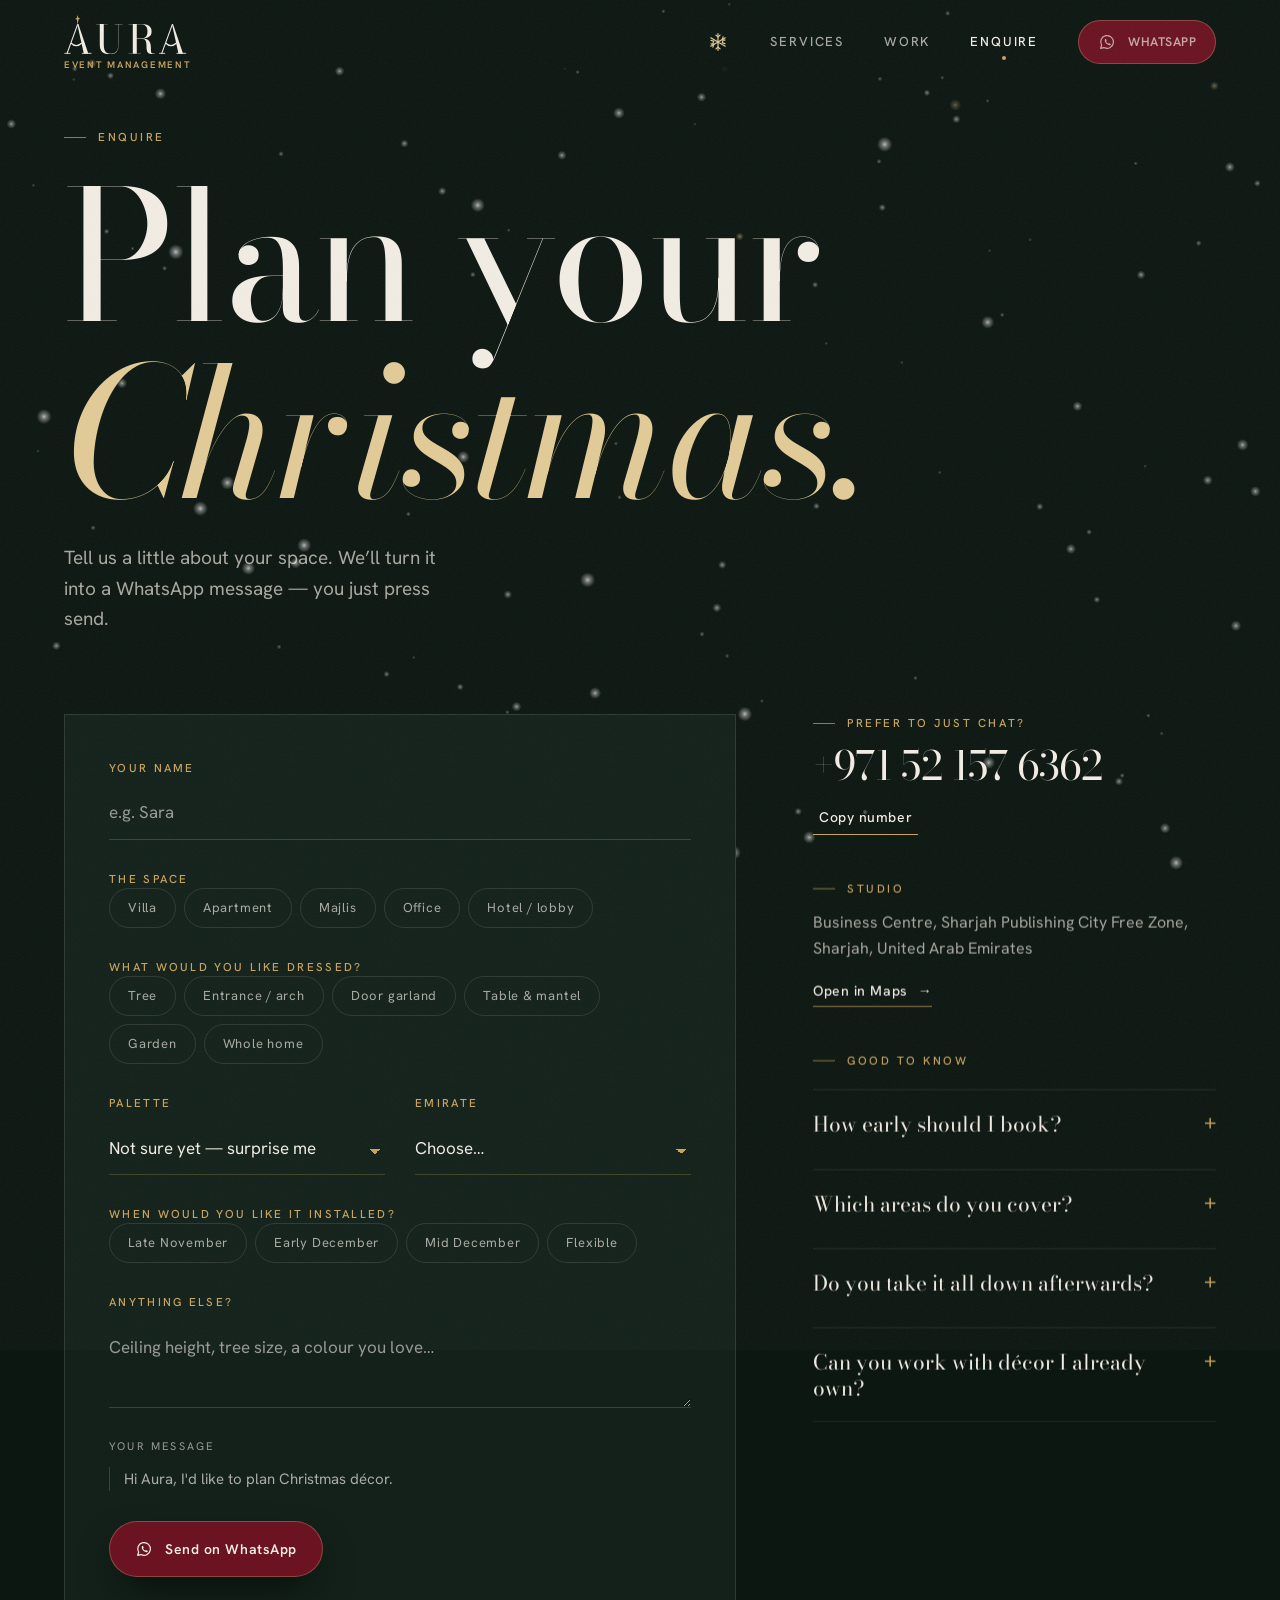
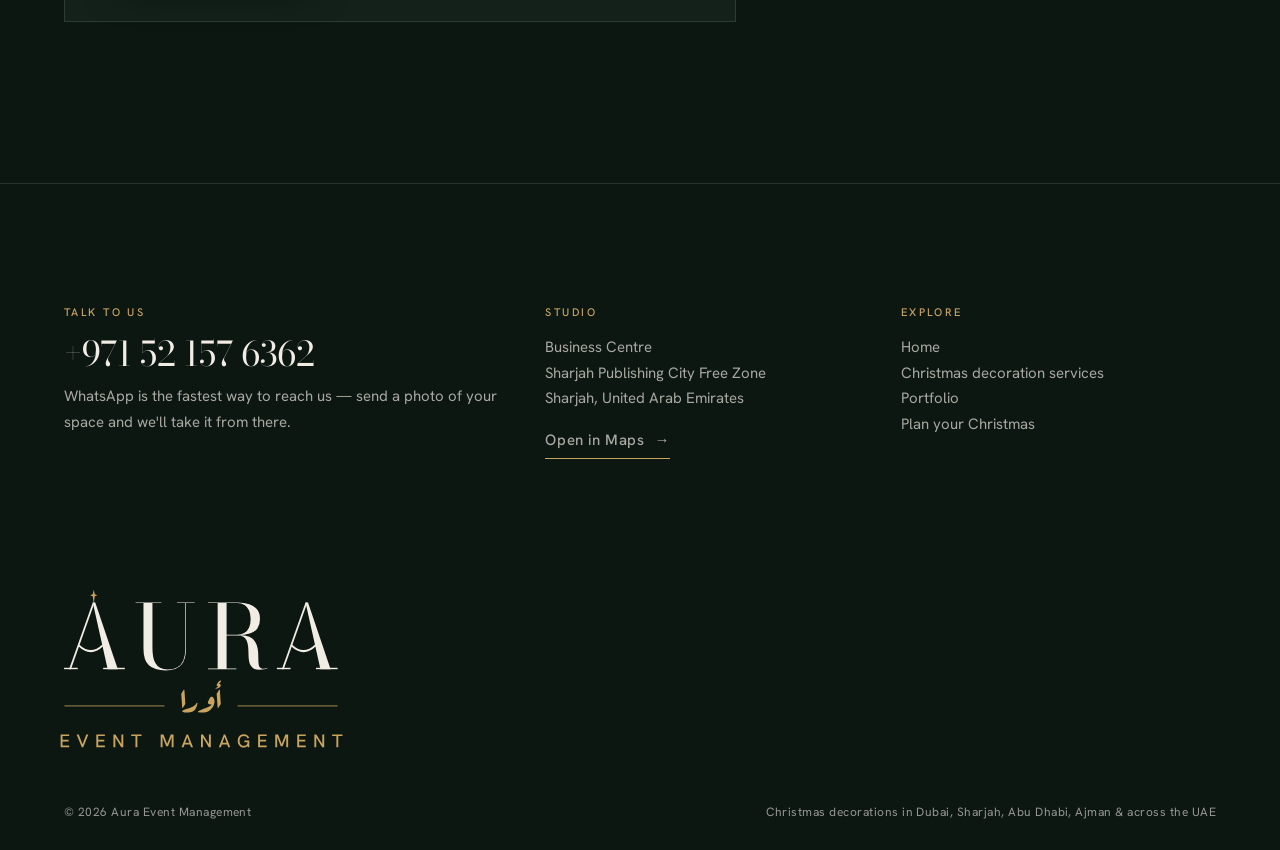
<file: enquire.html>
<!doctype html>
<html lang="en">
<head>
<meta charset="utf-8">
<meta name="viewport" content="width=device-width, initial-scale=1, viewport-fit=cover">
<title>Book Christmas Decorations in Dubai & UAE | Aura Event Management</title>
<meta name="description" content="Book your Christmas decoration installation in Dubai, Sharjah or anywhere in the UAE. Tell us about your space and get ideas and a quote on WhatsApp.">
<meta name="theme-color" content="#0D1712">
<link rel="canonical" href="https://www.auraeventmanagement.ae/enquire">
<meta property="og:type" content="website">
<meta property="og:site_name" content="Aura Event Management">
<meta property="og:locale" content="en_AE">
<meta property="og:url" content="https://www.auraeventmanagement.ae/enquire">
<meta property="og:title" content="Book Christmas Decorations in Dubai & UAE | Aura Event Management">
<meta property="og:description" content="Book your Christmas decoration installation in Dubai, Sharjah or anywhere in the UAE. Tell us about your space and get ideas and a quote on WhatsApp.">
<meta property="og:image" content="https://www.auraeventmanagement.ae/img/og.jpg">
<meta property="og:image:width" content="1200">
<meta property="og:image:height" content="630">
<meta property="og:image:alt" content="A garland arch of velvet baubles framing a front door, by Aura">
<meta name="twitter:card" content="summary_large_image">
<meta name="twitter:title" content="Book Christmas Decorations in Dubai & UAE | Aura Event Management">
<meta name="twitter:description" content="Book your Christmas decoration installation in Dubai, Sharjah or anywhere in the UAE. Tell us about your space and get ideas and a quote on WhatsApp.">
<meta name="twitter:image" content="https://www.auraeventmanagement.ae/img/og.jpg">
<meta name="format-detection" content="telephone=no">
<link rel="icon" href="/favicon.ico" sizes="32x32">
<link rel="icon" href="/assets/logo/favicon.svg" type="image/svg+xml">
<link rel="apple-touch-icon" href="/assets/logo/apple-touch-icon.png">
<link rel="manifest" href="/site.webmanifest">
<link rel="preload" href="/assets/fonts/bodoni-moda-latin-standard-normal.woff2" as="font" type="font/woff2" crossorigin>

<link rel="stylesheet" href="/assets/aura.min.css?v=ca4af64f24">
<script src="/assets/boot.js?v=880e06f919"></script>
<script type="application/ld+json">{"@context": "https://schema.org", "@graph": [{"@type": "LocalBusiness", "@id": "https://www.auraeventmanagement.ae/#business", "name": "Aura Event Management", "alternateName": "Aura", "description": "Bespoke Christmas decoration services for villas, homes, hotels and offices across Dubai, Sharjah and the UAE — design, installation and take-down.", "url": "https://www.auraeventmanagement.ae/", "image": "https://www.auraeventmanagement.ae/img/og.jpg", "logo": "https://www.auraeventmanagement.ae/assets/logo/icon-512.png", "telephone": "+971521576362", "address": {"@type": "PostalAddress", "streetAddress": "Business Centre, Sharjah Publishing City Free Zone", "addressLocality": "Sharjah", "addressRegion": "Sharjah", "addressCountry": "AE"}, "areaServed": [{"@type": "City", "name": "Dubai"}, {"@type": "City", "name": "Sharjah"}, {"@type": "City", "name": "Abu Dhabi"}, {"@type": "City", "name": "Ajman"}, {"@type": "City", "name": "Ras Al Khaimah"}, {"@type": "City", "name": "Umm Al Quwain"}, {"@type": "City", "name": "Fujairah"}], "contactPoint": {"@type": "ContactPoint", "telephone": "+971521576362", "contactType": "customer service", "availableLanguage": ["English", "Arabic"]}, "hasOfferCatalog": {"@type": "OfferCatalog", "name": "Christmas decoration services", "itemListElement": [{"@type": "Offer", "itemOffered": {"@type": "Service", "name": "Christmas tree decoration"}}, {"@type": "Offer", "itemOffered": {"@type": "Service", "name": "Christmas door and entrance garlands"}}, {"@type": "Offer", "itemOffered": {"@type": "Service", "name": "Outdoor Christmas lights for villas"}}, {"@type": "Offer", "itemOffered": {"@type": "Service", "name": "Christmas table and mantel décor"}}, {"@type": "Offer", "itemOffered": {"@type": "Service", "name": "Corporate, hotel and café Christmas décor"}}, {"@type": "Offer", "itemOffered": {"@type": "Service", "name": "Christmas décor installation and take-down"}}]}, "knowsAbout": ["Christmas tree decoration", "Christmas decorations Dubai", "Holiday décor installation", "Outdoor Christmas lighting"]}, {"@type": "WebSite", "@id": "https://www.auraeventmanagement.ae/#website", "url": "https://www.auraeventmanagement.ae/", "name": "Aura Event Management", "publisher": {"@id": "https://www.auraeventmanagement.ae/#business"}, "inLanguage": "en-AE"}, {"@type": "WebPage", "@id": "https://www.auraeventmanagement.ae/enquire#webpage", "url": "https://www.auraeventmanagement.ae/enquire", "name": "Book Christmas Decorations in Dubai & UAE | Aura Event Management", "description": "Book your Christmas decoration installation in Dubai, Sharjah or anywhere in the UAE. Tell us about your space and get ideas and a quote on WhatsApp.", "isPartOf": {"@id": "https://www.auraeventmanagement.ae/#website"}, "about": {"@id": "https://www.auraeventmanagement.ae/#business"}, "inLanguage": "en-AE"}, {"@type": "BreadcrumbList", "itemListElement": [{"@type": "ListItem", "position": 1, "name": "Home", "item": "https://www.auraeventmanagement.ae/"}, {"@type": "ListItem", "position": 2, "name": "Enquire", "item": "https://www.auraeventmanagement.ae/enquire"}]}]}</script>
</head>
<body data-page="enquire">
<a class="skip" href="#main">Skip to content</a>
<header class="site-header">
  <nav class="nav wrap" aria-label="Main">
    <a class="brand" href="/" aria-label="Aura Event Management — home"><span class="brand-lock"><svg class="brand-logo" xmlns="http://www.w3.org/2000/svg" viewBox="-2 0 413.13 134.60" role="img" aria-label="Aura"><path d="M42.50 33.60 L46.28 33.60 L9.80 133.60 L6.02 133.60Z" fill="currentColor"/><path d="M42.50 33.60 L46.20 33.60 L80.00 133.60 L64.82 133.60Z" fill="currentColor"/><path d="M-0.50 133.60 L20.00 133.60 L20.00 130.77 L-0.50 130.77Z" fill="currentColor"/><path d="M58.00 133.60 L90.50 133.60 L90.50 130.77 L58.00 130.77Z" fill="currentColor"/><path d="M21.04 97.60 Q39.41 115.60 57.78 97.60" fill="none" stroke="currentColor" stroke-width="3.97" stroke-linecap="butt"/><path d="M43.95 3.00 L46.79 13.08 L52.74 15.92 L46.79 18.77 L43.95 36.60 L41.11 18.77 L35.16 15.92 L41.11 13.08 L43.95 3.00Z" fill="#C8A45E"/><path d="M195.00449341535568 33.599999999999994V34.60024820963541H181.99400880336762V102.93333333333332Q181.99400880336762 119.39999999999999 174.91515280207 127.48952026367186Q167.83629680077235 135.57904052734375 151.99430461327236 135.57904052734375Q134.60166138410568 135.57904052734375 126.5193371653557 127.88952026367187Q118.43701294660569 120.19999999999999 118.43701294660569 102.93333333333332V34.60024820963541H106.5V33.599999999999994H145.17275513410567V34.60024820963541H131.83942180077236V101.6Q131.83942180077236 108.19999999999999 132.79102066762937 114.07882749946478Q133.74261953448638 119.95765499892958 136.2132561962574 124.45814349166119Q138.6838928580284 128.9586319843928 143.20523122481748 131.53731585939727Q147.72656959160656 134.1159997344017 154.86133549213412 134.1159997344017Q163.50108972390493 134.1159997344017 169.31241397261618 130.7757537662983Q175.12373822132747 127.43550779819488 178.0683490097523 120.5353409687678Q181.0129597981771 113.6351741393407 181.0129597981771 102.93333333333332V34.60024820963541H168.5249573111534V33.599999999999994Z" fill="currentColor"/><path d="M239.00625368356705 82.6828710079193V82.01709422667821H258.9496333725484Q265.3503273730224 82.01709422667821 269.8125646096838 79.20143402616182Q274.27480184634527 76.38577382564544 276.59413778384527 71.11846485451568Q278.91347372134527 65.85115588338591 278.91347372134527 58.52769806782405Q278.91347372134527 51.20504181782404 276.59413778384527 45.8285582780838Q274.27480184634527 40.452074738343555 269.802994132429 37.52616147398948Q265.3311864185127 34.60024820963541 258.94938396612804 34.60024820963541H215.00449341535568V33.599999999999994H259.2300284790717Q269.3803997706377 33.599999999999994 276.95717702463287 36.22690468231836Q284.533954278628 38.85380936463673 288.71671856443083 44.357420382897054Q292.8994828502337 49.861031401157376 292.8994828502337 58.52769806782405Q292.8994828502337 67.1943647344907 288.98382529815035 72.51200461065308Q285.06816774606705 77.82964448681545 277.5570063058959 80.25625774736739Q270.04584486572486 82.6828710079193 259.22933188279467 82.6828710079193ZM215.00449341535568 133.6V132.59975179036456H257.4733695546786V133.6ZM229.51627320051193 133.0684366861979V34.247638674577075H242.89860271612804V133.0684366861979ZM291.89599854946135 134.29466145833334Q286.01201417446134 134.29466145833334 282.724090997378 132.13648917533396Q279.4361678202947 129.9783168923346 277.9387068827947 126.31146600060839Q276.44124594529467 122.64461510888219 276.0605818827947 118.0863743514289Q275.6799178202947 113.52813359397561 275.6146508932114 108.66181933131872Q275.54938396612806 103.79550506866183 275.09111573696134 99.23726431120855Q274.6328475077947 94.67902355375526 273.0440454244614 91.00878811548294Q271.45524334112804 87.33855267721063 267.96343486771286 85.17838762381497Q264.47162639429763 83.01822257041931 258.33793047421767 83.01822257041931H239.00625368356705V82.3952448685964H261.67724854946135Q271.36117774777944 82.3952448685964 277.06217053400144 85.13184684515Q282.7631633202235 87.8684488217036 285.59209885994596 92.36175733407339Q288.4210343996684 96.85506584644317 289.3650889615218 102.23926914135615Q290.3091435233752 107.62347243626911 290.35931664903956 113.00767573118209Q290.40948977470396 118.39187902609507 290.57294211586316 122.88518753846486Q290.73639445702236 127.37849605083466 291.9944211939971 130.11509802738826Q293.2524479309718 132.85170000394186 296.7255432486534 132.85170000394186Q298.85887658198675 132.85170000394186 300.663462549448 132.3912343164285Q302.4680485169093 131.93076862891513 303.8479691783587 131.26410196224847L304.23193604946135 132.13189697265625Q302.6319360494614 132.99856363932292 299.4709167838097 133.64661254882813Q296.309897518158 134.29466145833334 291.89599854946135 134.29466145833334Z" fill="currentColor"/><path d="M361.13 33.60 L364.91 33.60 L328.43 133.60 L324.65 133.60Z" fill="currentColor"/><path d="M361.13 33.60 L364.83 33.60 L398.63 133.60 L383.45 133.60Z" fill="currentColor"/><path d="M318.13 133.60 L338.63 133.60 L338.63 130.77 L318.13 130.77Z" fill="currentColor"/><path d="M376.63 133.60 L409.13 133.60 L409.13 130.77 L376.63 130.77Z" fill="currentColor"/><path d="M339.67 97.60 Q358.05 115.60 376.42 97.60" fill="none" stroke="currentColor" stroke-width="3.97" stroke-linecap="butt"/></svg><span class="brand-sub">Event Management</span></span></a>
    <div class="nav-links">
      <button class="snow-toggle" type="button" aria-pressed="true" aria-label="Turn snowfall off" title="Snowfall"><svg viewBox="0 0 24 24" fill="none" stroke="currentColor" stroke-width="1.4" stroke-linecap="round" aria-hidden="true"><path d="M12 2v20M3.3 7l17.4 10M3.3 17L20.7 7"/><path d="M9.5 3.8L12 6l2.5-2.2M9.5 20.2L12 18l2.5 2.2M3.6 10.1l3.3.8-1 3.2M20.4 13.9l-3.3-.8 1-3.2M5.9 18.2l1-3.3-3.3-.7M18.1 5.8l-1 3.3 3.3.7"/></svg></button>
      <a href="/services">Services</a>
      <a href="/work">Work</a>
      <a href="/enquire" aria-current="page">Enquire</a>
      <a class="btn btn-velvet nav-cta" data-wa="Hi Aura, I'd like to plan Christmas décor."><svg viewBox="0 0 24 24" fill="none" stroke="currentColor" stroke-width="1.6" aria-hidden="true"><path d="M3.5 20.5l1.3-4.2A8.5 8.5 0 1 1 8 19.4z" stroke-linejoin="round"/><path d="M9 8.6c.2-.5.5-.6.8-.6h.5c.2 0 .4.1.5.4l.7 1.6c.1.2 0 .4-.1.6l-.5.6c-.1.1-.1.3 0 .5.6 1 1.4 1.8 2.4 2.4.2.1.4.1.5 0l.6-.5c.2-.1.4-.2.6-.1l1.6.7c.3.1.4.3.4.5v.5c0 .3-.1.6-.6.8-.6.3-1.6.5-3-.2a9 9 0 0 1-3.9-3.9c-.7-1.4-.5-2.4-.2-3z" fill="currentColor" stroke="none"/></svg>WhatsApp</a>
    </div>
  </nav>
</header>
<canvas id="snow" aria-hidden="true"></canvas>
<main id="main">

<section class="wrap page-head">
  <span class="eyebrow" data-intro>Enquire</span>
  <h1 class="display page-title"><span class="line"><span>Plan your</span></span><span class="line"><span><em>Christmas.</em></span></span></h1>
  <p class="lede" data-intro>Tell us a little about your space. We’ll turn it into a WhatsApp message — you just press send.</p>
</section>
<section class="wrap enq-grid">
  <form class="composer" id="composer" data-reveal>
    <div class="field"><label for="name">Your name</label><input type="text" id="name" name="name" placeholder="e.g. Sara" autocomplete="name"></div>
    <fieldset class="field"><legend>The space</legend><div class="chips"><label><input type="radio" name="space" id="space-0" value="Villa"><span class="chip">Villa</span></label><label><input type="radio" name="space" id="space-1" value="Apartment"><span class="chip">Apartment</span></label><label><input type="radio" name="space" id="space-2" value="Majlis"><span class="chip">Majlis</span></label><label><input type="radio" name="space" id="space-3" value="Office"><span class="chip">Office</span></label><label><input type="radio" name="space" id="space-4" value="Hotel / lobby"><span class="chip">Hotel / lobby</span></label></div></fieldset>
    <fieldset class="field"><legend>What would you like dressed?</legend><div class="chips"><label><input type="checkbox" name="items" id="items-0" value="Tree"><span class="chip">Tree</span></label><label><input type="checkbox" name="items" id="items-1" value="Entrance / arch"><span class="chip">Entrance / arch</span></label><label><input type="checkbox" name="items" id="items-2" value="Door garland"><span class="chip">Door garland</span></label><label><input type="checkbox" name="items" id="items-3" value="Table &amp; mantel"><span class="chip">Table &amp; mantel</span></label><label><input type="checkbox" name="items" id="items-4" value="Garden"><span class="chip">Garden</span></label><label><input type="checkbox" name="items" id="items-5" value="Whole home"><span class="chip">Whole home</span></label></div></fieldset>
    <div class="two">
      <div class="field"><label for="palette">Palette</label>
        <select id="palette" name="palette"><option value="">Not sure yet — surprise me</option><option>Velvet Bordeaux</option><option>Gilded Classic</option><option>Winter White</option><option>Candy Cane</option><option>Starlight</option></select></div>
      <div class="field"><label for="area">Emirate</label>
        <select id="area" name="area"><option value="">Choose…</option><option>Dubai</option><option>Sharjah</option><option>Abu Dhabi</option><option>Ajman</option><option>Ras Al Khaimah</option><option>Other emirate</option></select></div>
    </div>
    <fieldset class="field"><legend>When would you like it installed?</legend><div class="chips"><label><input type="radio" name="when" id="when-0" value="Late November"><span class="chip">Late November</span></label><label><input type="radio" name="when" id="when-1" value="Early December"><span class="chip">Early December</span></label><label><input type="radio" name="when" id="when-2" value="Mid December"><span class="chip">Mid December</span></label><label><input type="radio" name="when" id="when-3" value="Flexible"><span class="chip">Flexible</span></label></div></fieldset>
    <div class="field"><label for="notes">Anything else?</label><textarea id="notes" name="notes" placeholder="Ceiling height, tree size, a colour you love…"></textarea></div>
    <div class="field"><span class="small" style="letter-spacing:.2em;text-transform:uppercase;font-size:11px">Your message</span><p class="preview" id="preview"></p></div>
    <div class="send-bar"><button class="btn btn-velvet" type="submit"><svg viewBox="0 0 24 24" fill="none" stroke="currentColor" stroke-width="1.6" aria-hidden="true"><path d="M3.5 20.5l1.3-4.2A8.5 8.5 0 1 1 8 19.4z" stroke-linejoin="round"/><path d="M9 8.6c.2-.5.5-.6.8-.6h.5c.2 0 .4.1.5.4l.7 1.6c.1.2 0 .4-.1.6l-.5.6c-.1.1-.1.3 0 .5.6 1 1.4 1.8 2.4 2.4.2.1.4.1.5 0l.6-.5c.2-.1.4-.2.6-.1l1.6.7c.3.1.4.3.4.5v.5c0 .3-.1.6-.6.8-.6.3-1.6.5-3-.2a9 9 0 0 1-3.9-3.9c-.7-1.4-.5-2.4-.2-3z" fill="currentColor" stroke="none"/></svg>Send on WhatsApp</button></div>
  </form>
  <aside class="aside">
    <div class="aside-block phone-block" data-reveal>
      <span class="eyebrow">Prefer to just chat?</span>
      <div class="copy-row"><a class="big" data-wa="Hi Aura, I'd like to plan Christmas décor.">+971 52 157 6362</a></div>
      <div class="copy-row"><button class="link-u" data-copy="+971521576362" type="button">Copy number</button></div>
    </div>
    <div class="aside-block" data-reveal>
      <span class="eyebrow">Studio</span>
      <p>Business Centre, Sharjah Publishing City Free Zone, Sharjah, United Arab Emirates</p>
      <a class="link-u" style="justify-self:start" target="_blank" rel="noopener" href="https://maps.google.com/?q=Sharjah+Publishing+City+Free+Zone+Business+Centre">Open in Maps <span class="arrow">→</span></a>
    </div>
    <div class="aside-block faq" data-reveal>
      <span class="eyebrow" style="margin-bottom:8px">Good to know</span>
      <details><summary>How early should I book?</summary><p>As early as you can. Late November and early December go first — a message in October or early November gives you the widest choice of dates.</p></details>
      <details><summary>Which areas do you cover?</summary><p>We’re based in Sharjah and install across Dubai and the wider UAE. Tell us your emirate and we’ll confirm.</p></details>
      <details><summary>Do you take it all down afterwards?</summary><p>Yes — after the holidays we come back, pack everything away carefully and leave your space as we found it.</p></details>
      <details><summary>Can you work with décor I already own?</summary><p>Often, yes. Send us a photo of what you have and we’ll suggest how to build around it.</p></details>
    </div>
  </aside>
</section>
</main>
<footer class="site-footer">
  <div class="wrap">
    <div class="foot-grid">
      <div class="foot-col">
        <h2 class="foot-h">Talk to us</h2>
        <a class="big" data-wa="Hi Aura, I'd like to plan Christmas décor.">+971 52 157 6362</a>
        <p style="margin-top:10px">WhatsApp is the fastest way to reach us — send a photo of your space and we'll take it from there.</p>
      </div>
      <div class="foot-col">
        <h2 class="foot-h">Studio</h2>
        <p>Business Centre<br>Sharjah Publishing City Free Zone<br>Sharjah, United Arab Emirates</p>
        <a class="link-u" style="margin-top:10px" target="_blank" rel="noopener" href="https://maps.google.com/?q=Sharjah+Publishing+City+Free+Zone+Business+Centre">Open in Maps <span class="arrow">→</span></a>
      </div>
      <div class="foot-col">
        <h2 class="foot-h">Explore</h2>
        <p><a href="/">Home</a><br><a href="/services">Christmas decoration services</a><br><a href="/work">Portfolio</a><br><a href="/enquire">Plan your Christmas</a></p>
      </div>
    </div>
    <div class="foot-mark"><svg class="foot-logo" role="img" aria-label="Aura Event Management — أورا" xmlns="http://www.w3.org/2000/svg" viewBox="0 0 610.96 405.60"><g transform="translate(60.00 85.20)"><path d="M51.00 0.00 L54.36 0.00 L11.76 120.00 L8.40 120.00Z" fill="currentColor"/><path d="M51.00 0.00 L55.44 0.00 L96.00 120.00 L77.78 120.00Z" fill="currentColor"/><path d="M-0.60 120.00 L24.00 120.00 L24.00 117.48 L-0.60 117.48Z" fill="currentColor"/><path d="M69.60 120.00 L108.60 120.00 L108.60 117.48 L69.60 117.48Z" fill="currentColor"/><path d="M25.42 76.80 Q47.38 98.40 69.34 76.80" fill="none" stroke="currentColor" stroke-width="3.53" stroke-linecap="butt"/><path d="M52.74 -22.56 L54.58 -14.71 L59.33 -12.87 L54.58 -11.03 L52.74 2.64 L50.90 -11.03 L46.15 -12.87 L50.90 -14.71 L52.74 -22.56Z" fill="#C8A45E"/><path d="M234.00539209842685 0.0V1.200297851562496H218.39281056404116V83.19999999999999Q218.39281056404116 102.96000000000001 209.898183362484 112.66742431640625Q201.40355616092683 122.3748486328125 182.39316553592684 122.3748486328125Q161.52199366092682 122.3748486328125 151.82320459842683 113.14742431640624Q142.12441553592683 103.92 142.12441553592683 83.19999999999999V1.200297851562496H127.80000000000001V0.0H174.20730616092683V1.200297851562496H158.20730616092683V81.6Q158.20730616092683 89.52 159.34922480115523 96.57459299935775Q160.49114344138366 103.62918599871551 163.4559074355089 109.02977218999344Q166.42067142963413 114.43035838127136 171.846277469781 117.5247790312767Q177.27188350992787 120.61919968128204 185.83360259056093 120.61919968128204Q196.20130766868593 120.61919968128204 203.17489676713944 116.61090451955795Q210.148485865593 112.60260935783386 213.68201881170276 104.32240916252135Q217.21555175781253 96.04220896720886 217.21555175781253 83.19999999999999V1.200297851562496H202.2299487733841V0.0Z" fill="currentColor"/><path d="M286.8075044202805 58.89944520950317V58.100513072013854H310.7395600470581Q318.42039284762694 58.100513072013854 323.7750775316207 54.721720831394194Q329.1297622156144 51.342928590774534 331.9129653406144 45.022157825418816Q334.6961684656144 38.7013870600631 334.6961684656144 29.91323768138885Q334.6961684656144 21.126050181388848 331.9129653406144 14.674269933700558Q329.1297622156144 8.222489686012267 323.76359295891484 4.7113937687873815Q318.3974237022153 1.200297851562496 310.73926075935367 1.200297851562496H258.00539209842685V0.0H311.07603417488605Q323.2564797247653 0.0 332.34861242955947 3.152285618782045Q341.4407451343537 6.30457123756409 346.4600622773171 12.908904459476474Q351.4793794202805 19.51323768138886 351.4793794202805 29.91323768138885Q351.4793794202805 40.313237681388856 346.7805903577805 46.694405532783705Q342.0818012952805 53.075573384178554 333.06840756707516 55.98750929684086Q324.05501383886985 58.89944520950317 311.07519825935367 58.89944520950317ZM258.00539209842685 120.0V118.7997021484375H308.96804346561436V120.0ZM275.41952784061436 119.3621240234375V0.7771664094924944H291.4783232593537V119.3621240234375ZM350.2751982593537 120.83359375Q343.21441700935367 120.83359375 339.26890919685366 118.24378701040077Q335.3234013843537 115.65398027080153 333.5264482593537 111.25375920073009Q331.72949513435367 106.85353813065863 331.27269825935366 101.38364922171469Q330.81590138435365 95.91376031277075 330.7375810718537 90.07418319758247Q330.6592607593537 84.2346060823942 330.1093388843537 78.76471717345024Q329.5594170093537 73.2948282645063 327.6528545093537 68.89054573857953Q325.7462920093537 64.48626321265277 321.55612184125545 61.89406514857797Q317.3659516731572 59.30186708450317 310.00551656906123 59.30186708450317H286.8075044202805V58.55429384231567H314.01269825935367Q325.6334132973353 58.55429384231567 332.4746046408018 61.838216214179994Q339.3157959842682 65.12213858604431 342.71051863193514 70.51410880088807Q346.10524127960207 75.90607901573182 347.2381067538262 82.36712296962739Q348.3709722280503 88.82816692352296 348.4311799788476 95.28921087741853Q348.4913877296448 101.7502548313141 348.68753053903583 107.14222504615785Q348.8836733484269 112.53419526100159 350.3933054327965 115.8181176328659Q351.90293751716615 119.10204000473023 356.07065189838414 119.10204000473023Q358.63065189838414 119.10204000473023 360.79615505933765 118.5494811797142Q362.96165822029116 117.99692235469819 364.6175630140305 117.19692235469819L365.0783232593537 118.2382763671875Q363.15832325935366 119.2782763671875 359.3651001405716 120.05593505859375Q355.5718770217896 120.83359375 350.2751982593537 120.83359375Z" fill="currentColor"/><path d="M433.36 0.00 L436.72 0.00 L394.12 120.00 L390.76 120.00Z" fill="currentColor"/><path d="M433.36 0.00 L437.80 0.00 L478.36 120.00 L460.14 120.00Z" fill="currentColor"/><path d="M381.76 120.00 L406.36 120.00 L406.36 117.48 L381.76 117.48Z" fill="currentColor"/><path d="M451.96 120.00 L490.96 120.00 L490.96 117.48 L451.96 117.48Z" fill="currentColor"/><path d="M407.77 76.80 Q429.74 98.40 451.70 76.80" fill="none" stroke="currentColor" stroke-width="3.53" stroke-linecap="butt"/></g><line x1="60.00" y1="271.20" x2="239.78" y2="271.20" stroke="#C8A45E" stroke-width="1.44"/><line x1="371.18" y1="271.20" x2="550.96" y2="271.20" stroke="#C8A45E" stroke-width="1.44"/><g transform="translate(266.18 283.20)"><path d="M3.78 -33.839999999999996 5.46 -9.0Q5.52 -8.459999999999999 6.0 -8.37Q6.4799999999999995 -8.28 6.72 -8.7L11.16 -15.66L9.48 -40.559999999999995Q9.42 -41.1 8.94 -41.19Q8.459999999999999 -41.28 8.16 -40.86Z M32.1 -17.52Q31.14 -17.52 30.9 -16.74Q29.58 -13.86 27.18 -12.24Q24.42 -10.44 21.09 -9.18Q17.759999999999998 -7.92 14.339999999999998 -6.84Q13.02 -6.42 11.91 -6.029999999999999Q10.799999999999999 -5.64 9.959999999999999 -5.34Q9.12 -5.04 8.129999999999999 -4.62Q7.139999999999999 -4.2 6.419999999999999 -3.63Q5.699999999999999 -3.06 5.699999999999999 -2.28Q5.699999999999999 -1.68 5.999999999999999 -1.38Q6.839999999999999 -0.6 9.54 -0.36Q12.059999999999999 -0.12 15.479999999999999 0.0H16.02Q20.4 0.0 23.369999999999997 -1.38Q26.339999999999996 -2.76 28.379999999999995 -5.1Q29.4 -6.359999999999999 30.27 -8.219999999999999Q31.14 -10.08 31.86 -12.239999999999998Q32.58 -14.399999999999999 33.0 -16.32V-16.56Q32.879999999999995 -17.46 32.1 -17.52Z M52.56 -15.959999999999999V-16.02Q53.64 -14.7 56.28 -14.7Q57.239999999999995 -14.7 58.019999999999996 -14.879999999999999Q58.14 -14.639999999999999 58.199999999999996 -14.459999999999999Q58.199999999999996 -14.399999999999999 58.199999999999996 -14.309999999999999Q58.199999999999996 -14.219999999999999 58.199999999999996 -14.1Q58.199999999999996 -14.04 58.23 -14.009999999999998Q58.26 -13.979999999999999 58.26 -13.979999999999999V-13.92Q56.64 -12.12 54.17999999999999 -11.1Q49.199999999999996 -9.06 44.03999999999999 -7.08Q38.879999999999995 -5.1 34.32 -2.58Q33.78 -2.2199999999999998 33.78 -1.5Q33.78 -0.6 34.739999999999995 -0.48Q36.48 -0.36 38.28 -0.18Q40.08 0.0 41.879999999999995 0.0Q42.12 0.0 42.17999999999999 0.0Q42.239999999999995 0.0 42.48 0.0Q43.98 0.0 45.3 -0.12Q46.62 -0.24 47.94 -0.48Q50.94 -1.08 53.459999999999994 -2.79Q55.98 -4.5 57.989999999999995 -6.81Q60.0 -9.12 61.31999999999999 -11.58Q62.22 -13.32 62.879999999999995 -15.45Q63.53999999999999 -17.58 63.599999999999994 -19.98V-20.34Q63.599999999999994 -24.48 60.72 -27.419999999999998Q60.3 -27.84 59.61 -28.259999999999998Q58.92 -28.68 58.08 -28.68Q57.3 -28.68 56.519999999999996 -27.9Q55.44 -26.7 54.72 -25.229999999999997Q54.0 -23.759999999999998 53.28 -22.2Q52.86 -21.36 52.29 -20.25Q51.72 -19.14 51.72 -18.06Q51.72 -17.34 51.959999999999994 -16.86Q52.199999999999996 -16.38 52.56 -15.959999999999999Z M73.92 -54.06 75.17999999999999 -56.7Q75.36 -57.18 75.03 -57.54Q74.7 -57.9 74.22 -57.66Q73.08 -57.120000000000005 72.50999999999999 -56.67Q71.94 -56.22 71.03999999999999 -55.2Q70.56 -54.66 69.69 -53.67Q68.82 -52.68 68.16 -51.57Q67.5 -50.46 67.5 -49.56Q67.5 -48.18 68.94 -47.34Q69.3 -47.1 69.69 -46.980000000000004Q70.08 -46.86 70.38 -46.56Q69.6 -46.14 68.63999999999999 -45.75Q67.67999999999999 -45.36 66.84 -44.94L65.58 -44.4Q65.03999999999999 -44.160000000000004 65.25 -43.56Q65.46 -42.96 66.0 -43.02Q66.78 -43.14 67.5 -43.29Q68.22 -43.44 69.0 -43.5Q70.86 -43.800000000000004 72.44999999999999 -45.09Q74.03999999999999 -46.38 74.64 -47.88Q74.88 -48.36 74.88 -49.14Q74.88 -49.980000000000004 74.34 -50.58Q73.8 -51.18 73.02 -51.480000000000004Q72.72 -51.6 72.24 -51.72Q71.75999999999999 -51.84 71.46 -52.02Q71.58 -52.14 71.66999999999999 -52.2Q71.75999999999999 -52.26 71.88 -52.32Q72.53999999999999 -52.68 73.07999999999998 -53.04Q73.61999999999999 -53.4 73.92 -54.06Z M67.5 -33.839999999999996 69.17999999999999 -9.0Q69.24 -8.459999999999999 69.72 -8.37Q70.2 -8.28 70.44 -8.7L74.88 -15.66L73.2 -40.559999999999995Q73.14 -41.1 72.66 -41.19Q72.17999999999999 -41.28 71.88 -40.86Z" fill="#C8A45E"/></g><g transform="translate(50.73 0)"><path d="M2.499991861979167 345.6V322.3666666666667H17.859995524088543V325.4066914876302H5.893353271484375V332.2066528320313H16.853336588541666V335.24667765299483H5.893353271484375V342.5599751790365H17.859995524088543V345.6Z M40.52666219075521 345.6 31.23999430338542 322.3666666666667H34.98002522786459L42.34001057942709 341.45996500651046H41.333333333333336L48.58665161132812 322.3666666666667H52.333349609375006L43.10668131510417 345.6Z M66.63332519531251 345.6V322.3666666666667H81.99332885742189V325.4066914876302H70.02668660481771V332.2066528320313H80.986669921875V335.24667765299483H70.02668660481771V342.5599751790365H81.99332885742189V345.6Z M97.39999186197917 345.6V322.3666666666667H100.94668579101562L112.49333089192709 341.18662923177084H111.68665568033855V322.3666666666667H115.08001708984375V345.6H111.47332356770833L99.99334513346355 326.7467041015625H100.79335327148438V345.6Z M136.9533182779948 345.6V325.4066914876302H129.35333048502605V322.3666666666667H147.95333455403647V325.4066914876302H140.38668009440104V345.6Z  M182.26665852864585 345.6V322.3666666666667H187.2600321451823L194.16667480468752 340.2333028157552H193.55333658854167L200.4599792480469 322.3666666666667H205.42668660481772V345.6H202.0333251953125V326.31336669921876L202.31999511718752 326.36003417968755L195.51335245768232 343.60666503906253H192.2066589355469L185.37335001627605 326.36003417968755L185.66001993815107 326.31336669921876V345.6Z M219.73332722981772 345.6 228.7600036621094 322.3666666666667H231.3933553059896L240.41336466471355 345.6H236.71333414713544L230.10667928059897 327.2867106119792L223.46002400716148 345.6ZM225.06668497721355 340.4400187174479 226.11336059570314 337.3999938964844H234.03999837239584L235.1533406575521 340.4400187174479Z M254.73332519531252 345.6V322.3666666666667H258.280019124349L269.8266642252604 341.18662923177084H269.0199890136719V322.3666666666667H272.4133504231771V345.6H268.80665690104166L257.32667846679686 326.7467041015625H258.12668660481773V345.6Z M286.6999938964844 345.6 295.72667032877604 322.3666666666667H298.3600219726563L307.3800313313802 345.6H303.6800008138021L297.07334594726564 327.2867106119792L290.42669067382815 345.6ZM292.0333516438802 340.4400187174479 293.0800272623698 337.3999938964844H301.0066650390625L302.12000732421876 340.4400187174479Z M331.40666503906255 346.0400024414063Q328.2599975585938 346.0400024414063 325.85666300455733 344.53333536783856Q323.45332845052087 343.02666829427085 322.0999938964844 340.3033345540365Q320.74665934244797 337.5800008138021 320.74665934244797 333.9666666666667Q320.74665934244797 330.35333251953125 322.11332702636724 327.64666544596355Q323.4799947102865 324.93999837239585 325.9266632080079 323.43333129882814Q328.3733317057292 321.9266642252604 331.60666707356773 321.9266642252604Q335.17333780924486 321.9266642252604 337.7800069173178 323.69666646321616Q340.38667602539067 325.4666687011719 341.5333435058594 328.59333902994797L338.35998331705736 329.7733479817709Q337.5333190917969 327.5866861979167 335.80332336425784 326.376688639323Q334.0733276367188 325.1666910807292 331.60666707356773 325.1666910807292Q329.3400065104167 325.1666910807292 327.65001118977864 326.2466878255209Q325.96001586914065 327.3266845703125 325.0500183105469 329.28667907714845Q324.14002075195316 331.2466735839844 324.14002075195316 333.9666666666667Q324.14002075195316 336.68665974934896 325.0500183105469 338.66332092285154Q325.96001586914065 340.6399820963542 327.65001118977864 341.71997884114586Q329.3400065104167 342.79997558593755 331.60666707356773 342.79997558593755Q332.7666646321615 342.79997558593755 333.9866617838542 342.47664286295577Q335.2066589355469 342.153310139974 336.2366566975912 341.34997863769536Q337.26665445963545 340.54664713541666 337.89665323893234 339.13331604003906Q338.5266520182292 337.71998494466146 338.5266520182292 335.5466552734375V333.9666625976563L339.2933247884115 336.3000162760417H332.7133219401042V333.25999145507814H341.5333435058594V345.6H338.5333190917969L338.06664835611986 341.3200154622396L338.64665323893234 341.76001993815106Q338.0399861653646 343.2333455403646 336.9433217366537 344.1766754150391Q335.84665730794273 345.12000528971356 334.4166605631511 345.5800038655599Q332.98666381835943 346.0400024414063 331.40666503906255 346.0400024414063Z M357.43332519531253 345.6V322.3666666666667H372.79332885742195V325.4066914876302H360.8266866048178V332.2066528320313H371.78666992187505V335.24667765299483H360.8266866048178V342.5599751790365H372.79332885742195V345.6Z M388.1999918619792 345.6V322.3666666666667H393.19336547851566L400.1000081380209 340.2333028157552H399.48666992187503L406.39331258138026 322.3666666666667H411.3600199381511V345.6H407.9666585286459V326.31336669921876L408.2533284505209 326.36003417968755L401.4466857910157 343.60666503906253H398.13999226888023L391.30668334960944 326.36003417968755L391.59335327148443 326.31336669921876V345.6Z M427.6999918619792 345.6V322.3666666666667H443.0599955240886V325.4066914876302H431.09335327148443V332.2066528320313H442.0533365885417V335.24667765299483H431.09335327148443V342.5599751790365H443.0599955240886V345.6Z M458.46665852864584 345.6V322.3666666666667H462.01335245768234L473.55999755859375 341.18662923177084H472.7533223470052V322.3666666666667H476.14668375651047V345.6H472.539990234375L461.0600118001302 326.7467041015625H461.8600199381511V345.6Z M498.0199849446615 345.6V325.4066914876302H490.4199971516927V322.3666666666667H509.02000122070314V325.4066914876302H501.45334676106773V345.6Z" fill="#C8A45E"/></g></svg></div>
    <div class="foot-base"><span>© <span data-year>2026</span> Aura Event Management</span><span>Christmas decorations in Dubai, Sharjah, Abu Dhabi, Ajman &amp; across the UAE</span></div>
  </div>
</footer>

<script src="/assets/vendor/gsap.min.js" defer></script>
<script src="/assets/vendor/ScrollTrigger.min.js" defer></script>
<script src="/assets/vendor/lenis.min.js" defer></script>
<script src="/assets/aura.min.js?v=1932594664" defer></script>
</body>
</html>
</file>
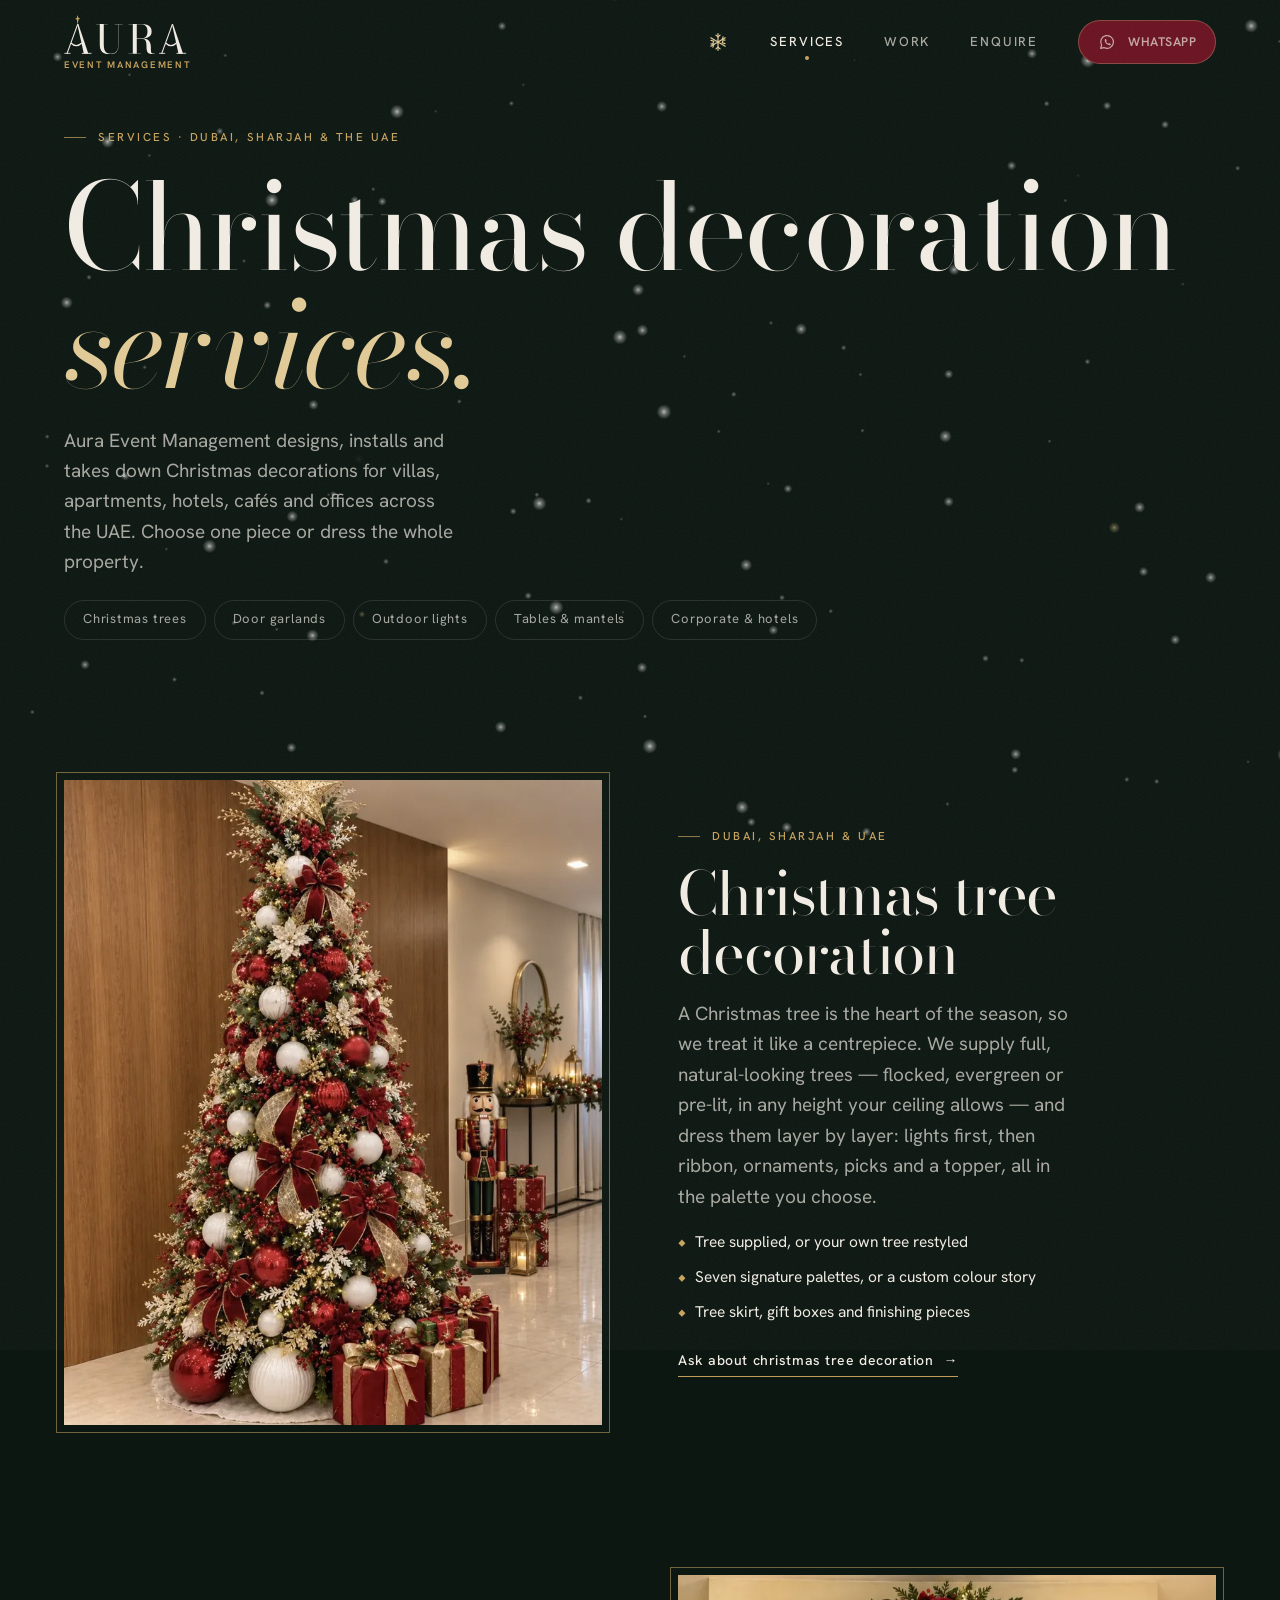
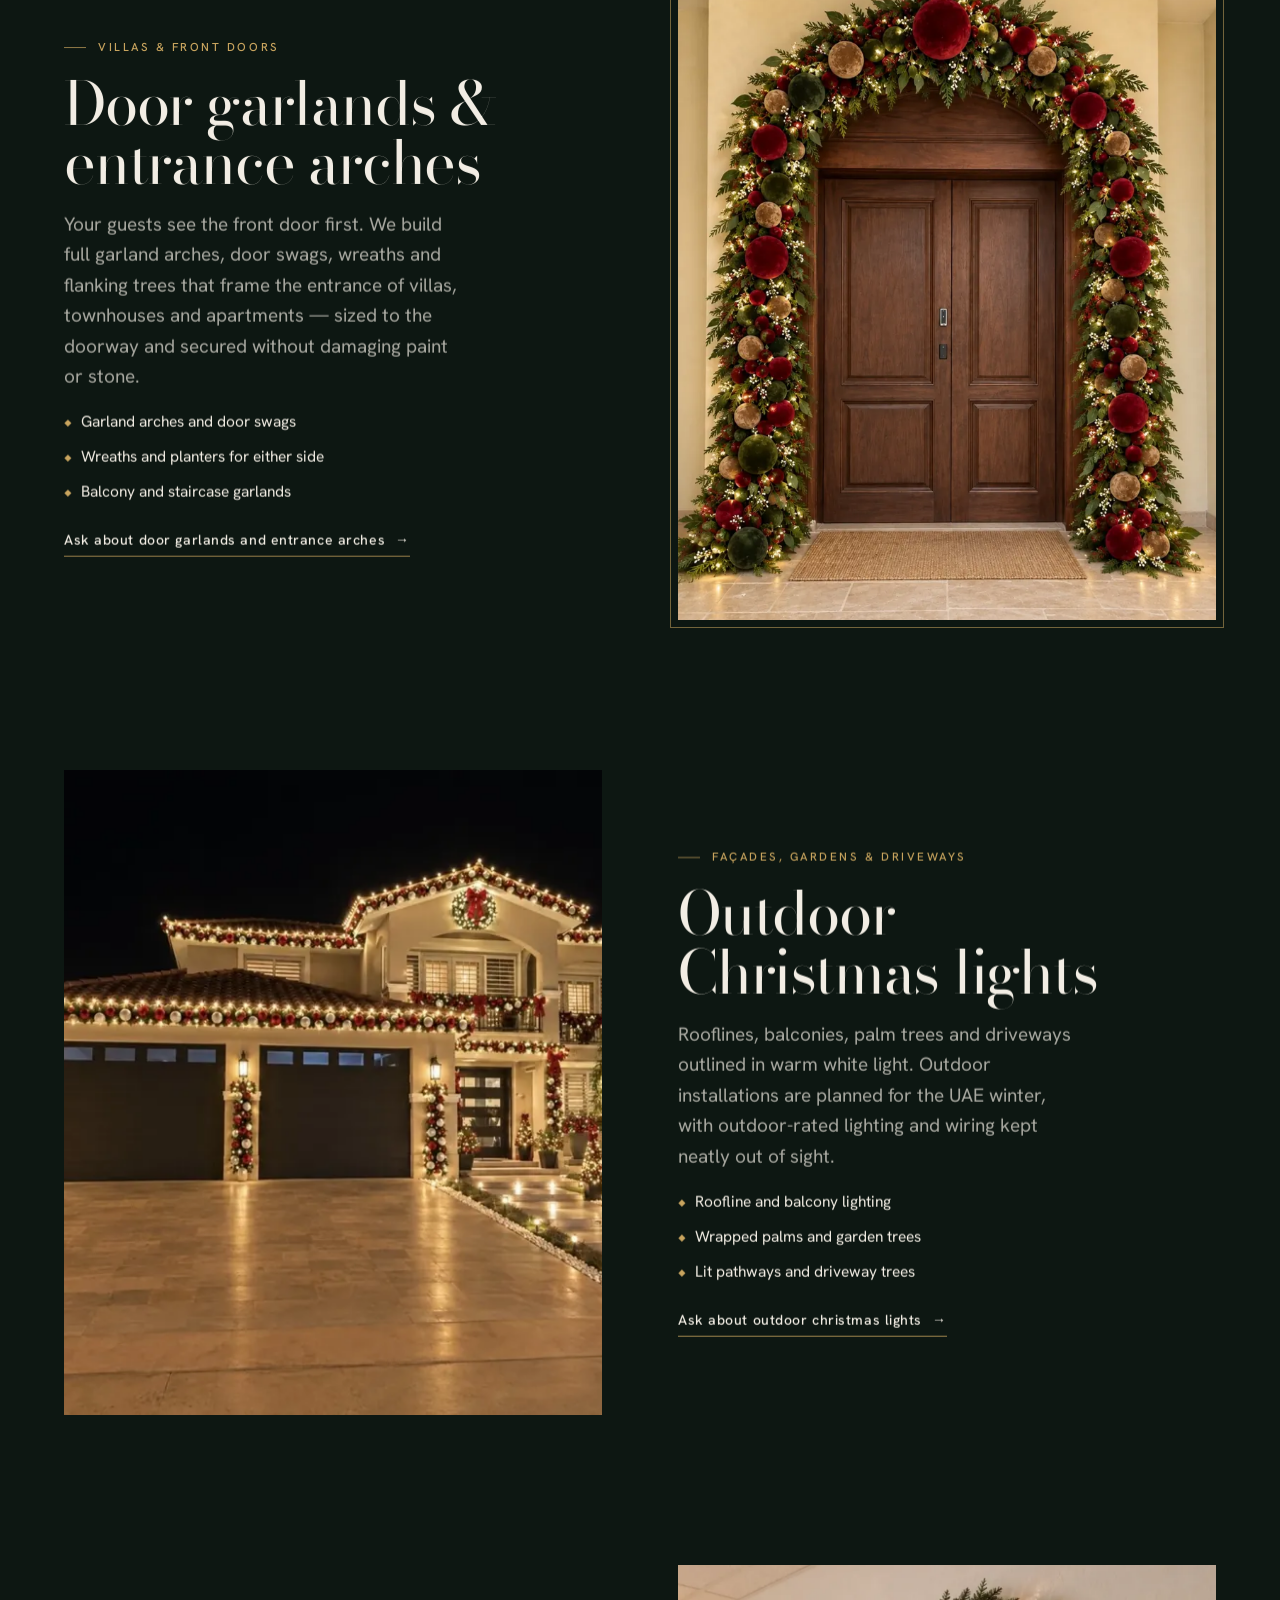
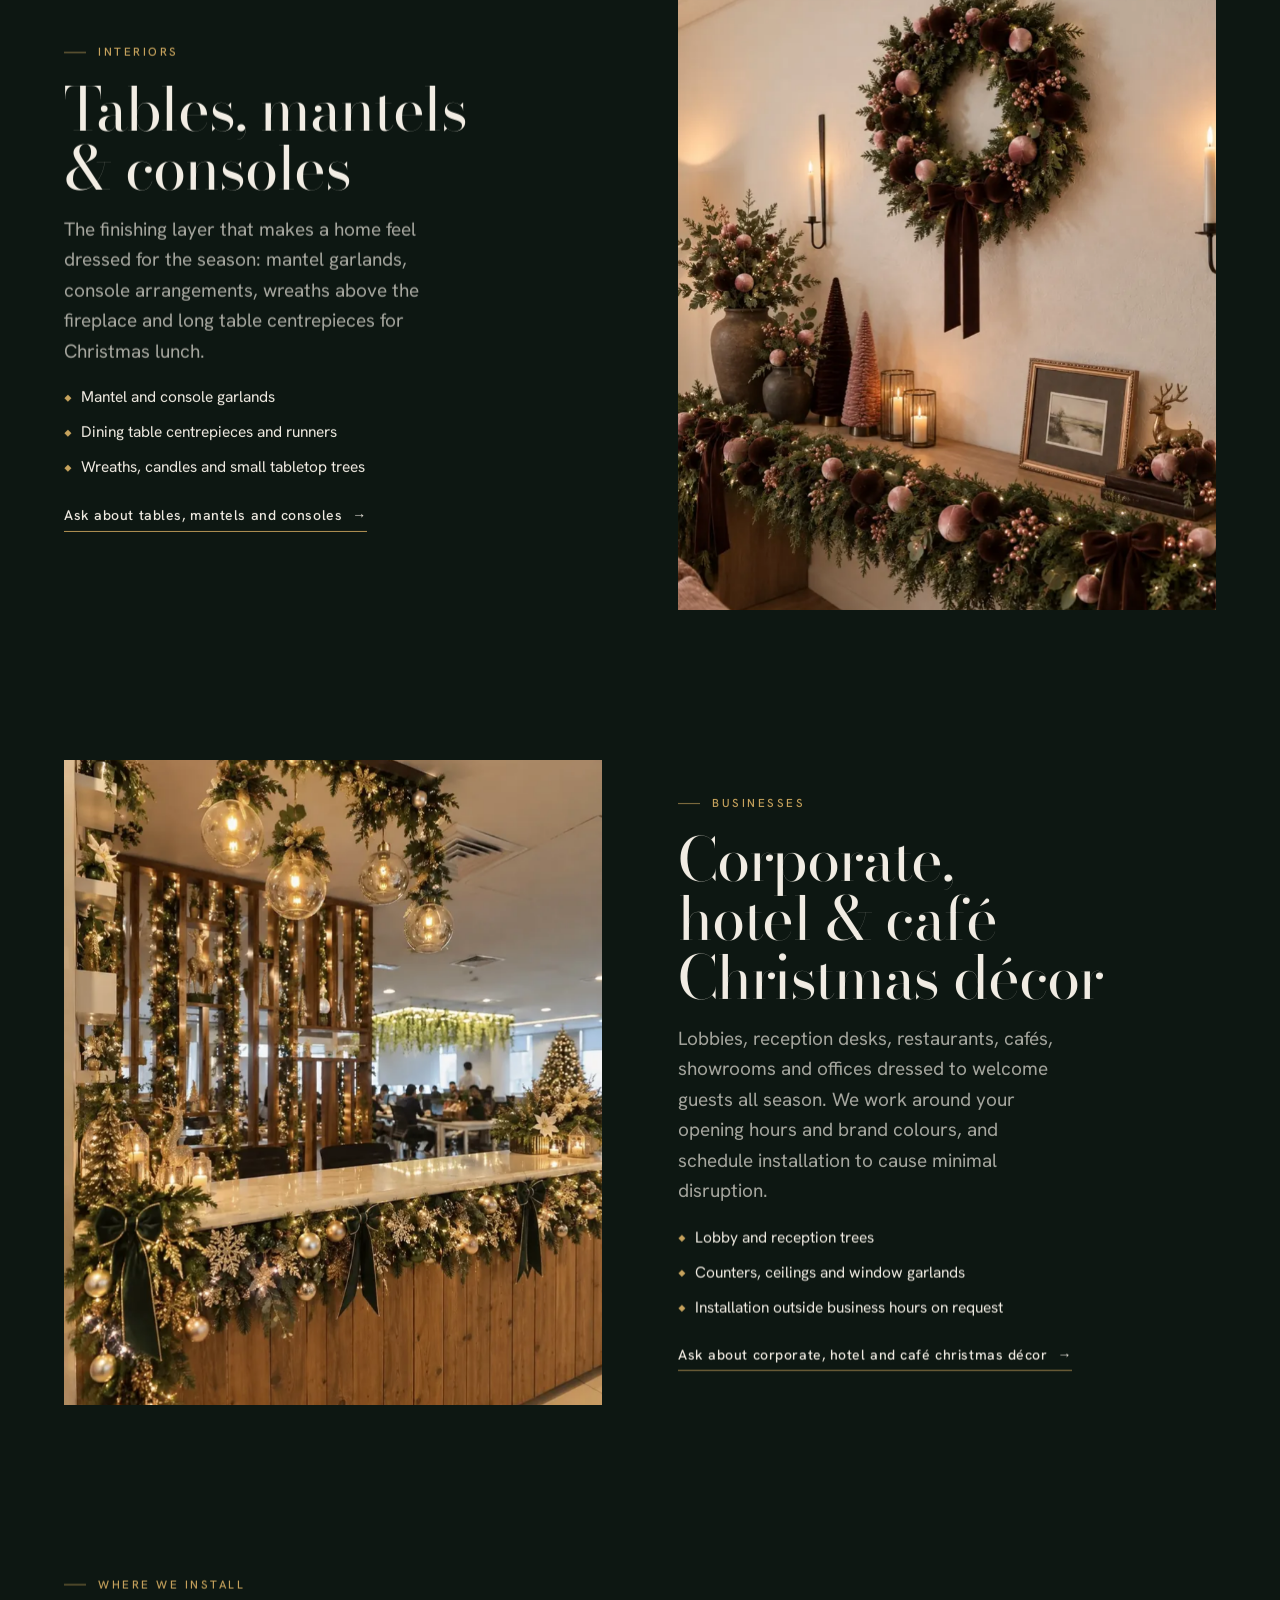
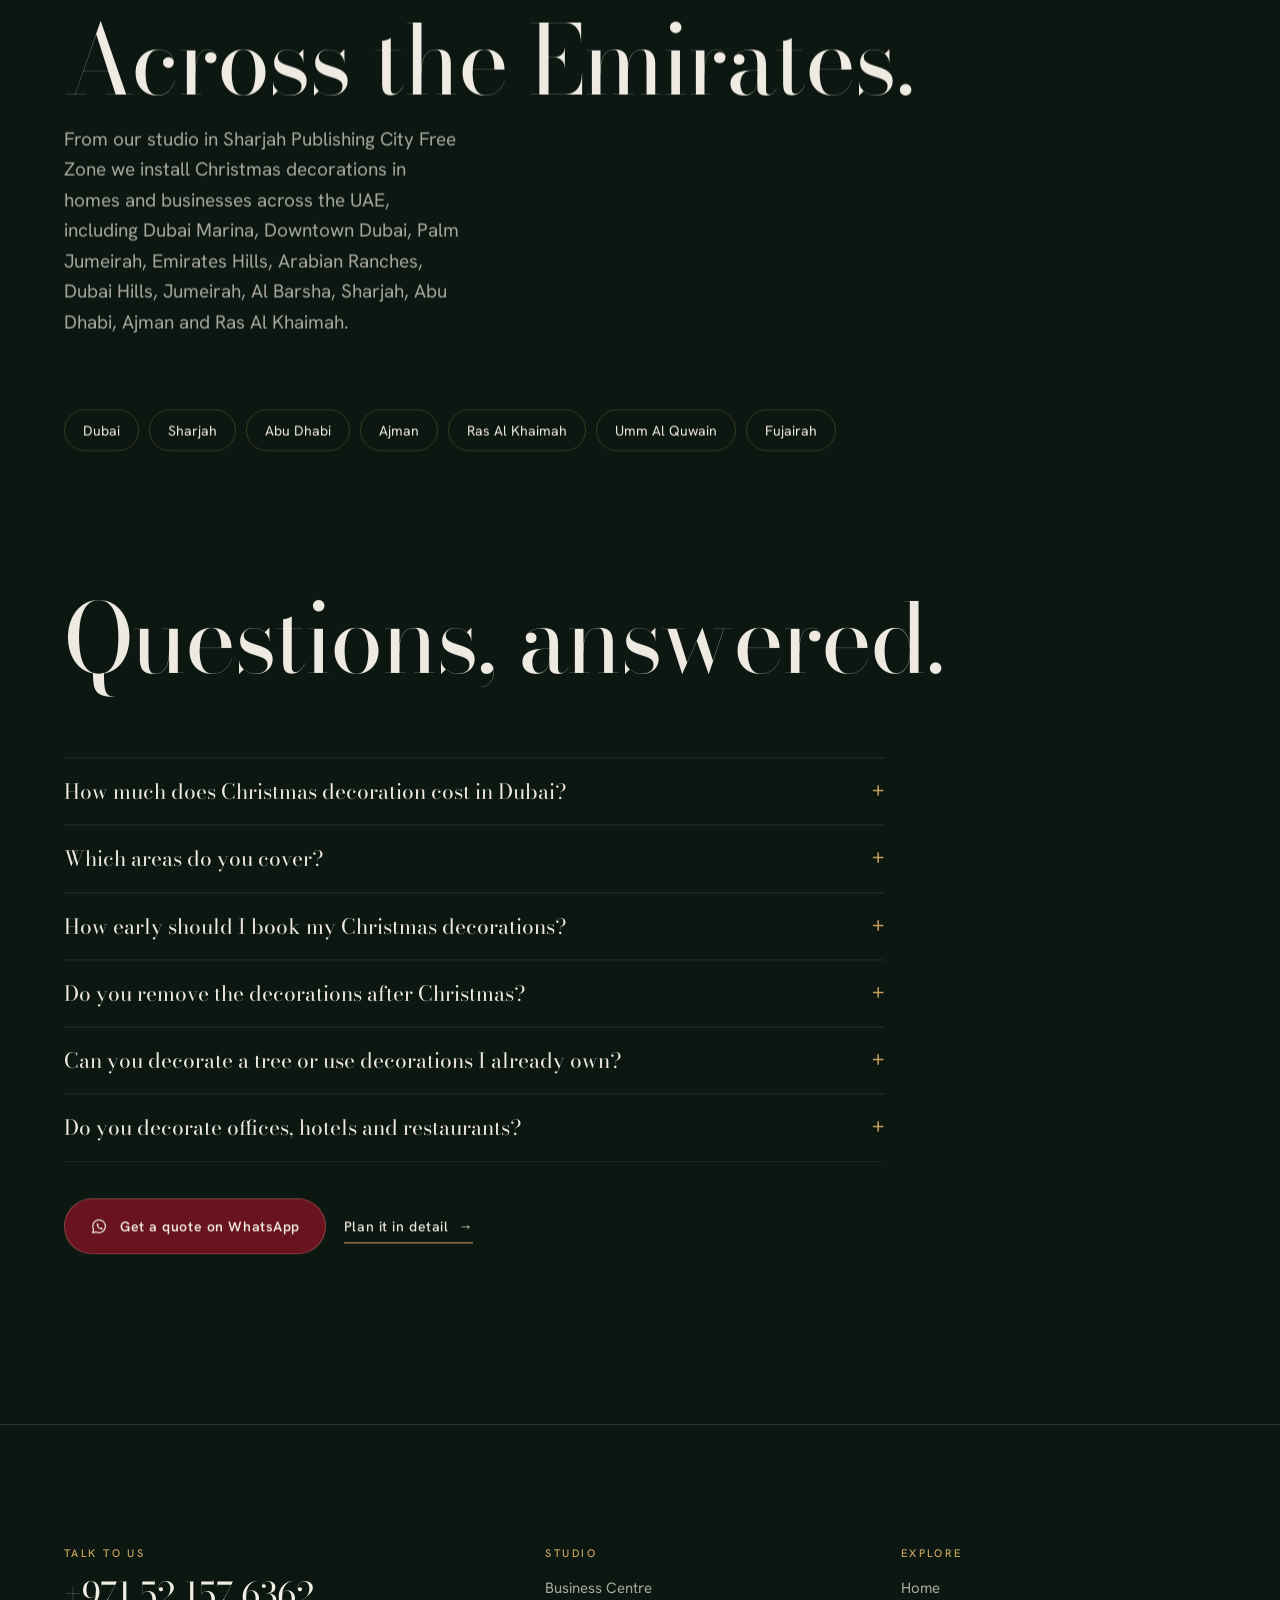
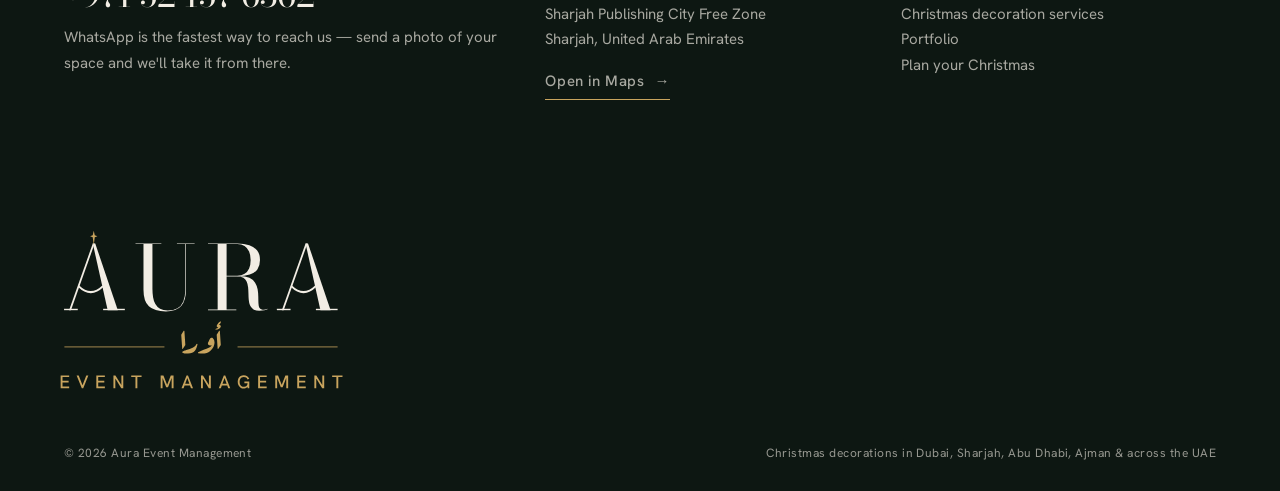
<file: services.html>
<!doctype html>
<html lang="en">
<head>
<meta charset="utf-8">
<meta name="viewport" content="width=device-width, initial-scale=1, viewport-fit=cover">
<title>Christmas Decoration Services in Dubai, Sharjah & UAE | Aura</title>
<meta name="description" content="Christmas tree decoration, door garlands, outdoor Christmas lights and corporate holiday décor in Dubai, Sharjah and the UAE, with installation and take-down.">
<meta name="theme-color" content="#0D1712">
<link rel="canonical" href="https://www.auraeventmanagement.ae/services">
<meta property="og:type" content="website">
<meta property="og:site_name" content="Aura Event Management">
<meta property="og:locale" content="en_AE">
<meta property="og:url" content="https://www.auraeventmanagement.ae/services">
<meta property="og:title" content="Christmas Decoration Services in Dubai, Sharjah & UAE | Aura">
<meta property="og:description" content="Christmas tree decoration, door garlands, outdoor Christmas lights and corporate holiday décor in Dubai, Sharjah and the UAE, with installation and take-down.">
<meta property="og:image" content="https://www.auraeventmanagement.ae/img/og.jpg">
<meta property="og:image:width" content="1200">
<meta property="og:image:height" content="630">
<meta property="og:image:alt" content="A garland arch of velvet baubles framing a front door, by Aura">
<meta name="twitter:card" content="summary_large_image">
<meta name="twitter:title" content="Christmas Decoration Services in Dubai, Sharjah & UAE | Aura">
<meta name="twitter:description" content="Christmas tree decoration, door garlands, outdoor Christmas lights and corporate holiday décor in Dubai, Sharjah and the UAE, with installation and take-down.">
<meta name="twitter:image" content="https://www.auraeventmanagement.ae/img/og.jpg">
<meta name="format-detection" content="telephone=no">
<link rel="icon" href="/favicon.ico" sizes="32x32">
<link rel="icon" href="/assets/logo/favicon.svg" type="image/svg+xml">
<link rel="apple-touch-icon" href="/assets/logo/apple-touch-icon.png">
<link rel="manifest" href="/site.webmanifest">
<link rel="preload" href="/assets/fonts/bodoni-moda-latin-standard-normal.woff2" as="font" type="font/woff2" crossorigin>

<link rel="stylesheet" href="/assets/aura.min.css?v=ca4af64f24">
<script src="/assets/boot.js?v=880e06f919"></script>
<script type="application/ld+json">{"@context": "https://schema.org", "@graph": [{"@type": "LocalBusiness", "@id": "https://www.auraeventmanagement.ae/#business", "name": "Aura Event Management", "alternateName": "Aura", "description": "Bespoke Christmas decoration services for villas, homes, hotels and offices across Dubai, Sharjah and the UAE — design, installation and take-down.", "url": "https://www.auraeventmanagement.ae/", "image": "https://www.auraeventmanagement.ae/img/og.jpg", "logo": "https://www.auraeventmanagement.ae/assets/logo/icon-512.png", "telephone": "+971521576362", "address": {"@type": "PostalAddress", "streetAddress": "Business Centre, Sharjah Publishing City Free Zone", "addressLocality": "Sharjah", "addressRegion": "Sharjah", "addressCountry": "AE"}, "areaServed": [{"@type": "City", "name": "Dubai"}, {"@type": "City", "name": "Sharjah"}, {"@type": "City", "name": "Abu Dhabi"}, {"@type": "City", "name": "Ajman"}, {"@type": "City", "name": "Ras Al Khaimah"}, {"@type": "City", "name": "Umm Al Quwain"}, {"@type": "City", "name": "Fujairah"}], "contactPoint": {"@type": "ContactPoint", "telephone": "+971521576362", "contactType": "customer service", "availableLanguage": ["English", "Arabic"]}, "hasOfferCatalog": {"@type": "OfferCatalog", "name": "Christmas decoration services", "itemListElement": [{"@type": "Offer", "itemOffered": {"@type": "Service", "name": "Christmas tree decoration"}}, {"@type": "Offer", "itemOffered": {"@type": "Service", "name": "Christmas door and entrance garlands"}}, {"@type": "Offer", "itemOffered": {"@type": "Service", "name": "Outdoor Christmas lights for villas"}}, {"@type": "Offer", "itemOffered": {"@type": "Service", "name": "Christmas table and mantel décor"}}, {"@type": "Offer", "itemOffered": {"@type": "Service", "name": "Corporate, hotel and café Christmas décor"}}, {"@type": "Offer", "itemOffered": {"@type": "Service", "name": "Christmas décor installation and take-down"}}]}, "knowsAbout": ["Christmas tree decoration", "Christmas decorations Dubai", "Holiday décor installation", "Outdoor Christmas lighting"]}, {"@type": "WebSite", "@id": "https://www.auraeventmanagement.ae/#website", "url": "https://www.auraeventmanagement.ae/", "name": "Aura Event Management", "publisher": {"@id": "https://www.auraeventmanagement.ae/#business"}, "inLanguage": "en-AE"}, {"@type": "WebPage", "@id": "https://www.auraeventmanagement.ae/services#webpage", "url": "https://www.auraeventmanagement.ae/services", "name": "Christmas Decoration Services in Dubai, Sharjah & UAE | Aura", "description": "Christmas tree decoration, door garlands, outdoor Christmas lights and corporate holiday décor in Dubai, Sharjah and the UAE, with installation and take-down.", "isPartOf": {"@id": "https://www.auraeventmanagement.ae/#website"}, "about": {"@id": "https://www.auraeventmanagement.ae/#business"}, "inLanguage": "en-AE"}, {"@type": "BreadcrumbList", "itemListElement": [{"@type": "ListItem", "position": 1, "name": "Home", "item": "https://www.auraeventmanagement.ae/"}, {"@type": "ListItem", "position": 2, "name": "Services", "item": "https://www.auraeventmanagement.ae/services"}]}, {"@type": "FAQPage", "mainEntity": [{"@type": "Question", "name": "How much does Christmas decoration cost in Dubai?", "acceptedAnswer": {"@type": "Answer", "text": "Every installation is quoted for the space, because a single tree and a full villa are very different projects. Send us a photo of the room or entrance on WhatsApp with the look you like, and we’ll reply with ideas and a clear quote."}}, {"@type": "Question", "name": "Which areas do you cover?", "acceptedAnswer": {"@type": "Answer", "text": "We’re based in Sharjah and install across Dubai, Sharjah, Abu Dhabi, Ajman, Ras Al Khaimah and the rest of the UAE. Tell us your area and we’ll confirm dates."}}, {"@type": "Question", "name": "How early should I book my Christmas decorations?", "acceptedAnswer": {"@type": "Answer", "text": "As early as you can. Late November and the first two weeks of December book up first, so messaging us in October or early November gives you the widest choice of installation dates."}}, {"@type": "Question", "name": "Do you remove the decorations after Christmas?", "acceptedAnswer": {"@type": "Answer", "text": "Yes. After the holidays we come back, take everything down carefully and leave your home or business exactly as we found it."}}, {"@type": "Question", "name": "Can you decorate a tree or use decorations I already own?", "acceptedAnswer": {"@type": "Answer", "text": "Often, yes. Send us a photo of what you have and we’ll suggest how to restyle it or build around it."}}, {"@type": "Question", "name": "Do you decorate offices, hotels and restaurants?", "acceptedAnswer": {"@type": "Answer", "text": "Yes — lobbies, reception areas, cafés, restaurants, showrooms and offices. We can schedule installation outside business hours."}}]}, {"@type": "Service", "name": "Christmas tree decoration", "serviceType": "Christmas decoration", "provider": {"@id": "https://www.auraeventmanagement.ae/#business"}, "areaServed": [{"@type": "City", "name": "Dubai"}, {"@type": "City", "name": "Sharjah"}, {"@type": "City", "name": "Abu Dhabi"}, {"@type": "City", "name": "Ajman"}, {"@type": "City", "name": "Ras Al Khaimah"}, {"@type": "City", "name": "Umm Al Quwain"}, {"@type": "City", "name": "Fujairah"}], "url": "https://www.auraeventmanagement.ae/services#trees"}, {"@type": "Service", "name": "Door garlands & entrance arches", "serviceType": "Christmas decoration", "provider": {"@id": "https://www.auraeventmanagement.ae/#business"}, "areaServed": [{"@type": "City", "name": "Dubai"}, {"@type": "City", "name": "Sharjah"}, {"@type": "City", "name": "Abu Dhabi"}, {"@type": "City", "name": "Ajman"}, {"@type": "City", "name": "Ras Al Khaimah"}, {"@type": "City", "name": "Umm Al Quwain"}, {"@type": "City", "name": "Fujairah"}], "url": "https://www.auraeventmanagement.ae/services#entrances"}, {"@type": "Service", "name": "Outdoor Christmas lights", "serviceType": "Christmas decoration", "provider": {"@id": "https://www.auraeventmanagement.ae/#business"}, "areaServed": [{"@type": "City", "name": "Dubai"}, {"@type": "City", "name": "Sharjah"}, {"@type": "City", "name": "Abu Dhabi"}, {"@type": "City", "name": "Ajman"}, {"@type": "City", "name": "Ras Al Khaimah"}, {"@type": "City", "name": "Umm Al Quwain"}, {"@type": "City", "name": "Fujairah"}], "url": "https://www.auraeventmanagement.ae/services#outdoor"}, {"@type": "Service", "name": "Tables, mantels & consoles", "serviceType": "Christmas decoration", "provider": {"@id": "https://www.auraeventmanagement.ae/#business"}, "areaServed": [{"@type": "City", "name": "Dubai"}, {"@type": "City", "name": "Sharjah"}, {"@type": "City", "name": "Abu Dhabi"}, {"@type": "City", "name": "Ajman"}, {"@type": "City", "name": "Ras Al Khaimah"}, {"@type": "City", "name": "Umm Al Quwain"}, {"@type": "City", "name": "Fujairah"}], "url": "https://www.auraeventmanagement.ae/services#tables"}, {"@type": "Service", "name": "Corporate, hotel & café Christmas décor", "serviceType": "Christmas decoration", "provider": {"@id": "https://www.auraeventmanagement.ae/#business"}, "areaServed": [{"@type": "City", "name": "Dubai"}, {"@type": "City", "name": "Sharjah"}, {"@type": "City", "name": "Abu Dhabi"}, {"@type": "City", "name": "Ajman"}, {"@type": "City", "name": "Ras Al Khaimah"}, {"@type": "City", "name": "Umm Al Quwain"}, {"@type": "City", "name": "Fujairah"}], "url": "https://www.auraeventmanagement.ae/services#corporate"}]}</script>
</head>
<body data-page="services">
<a class="skip" href="#main">Skip to content</a>
<header class="site-header">
  <nav class="nav wrap" aria-label="Main">
    <a class="brand" href="/" aria-label="Aura Event Management — home"><span class="brand-lock"><svg class="brand-logo" xmlns="http://www.w3.org/2000/svg" viewBox="-2 0 413.13 134.60" role="img" aria-label="Aura"><path d="M42.50 33.60 L46.28 33.60 L9.80 133.60 L6.02 133.60Z" fill="currentColor"/><path d="M42.50 33.60 L46.20 33.60 L80.00 133.60 L64.82 133.60Z" fill="currentColor"/><path d="M-0.50 133.60 L20.00 133.60 L20.00 130.77 L-0.50 130.77Z" fill="currentColor"/><path d="M58.00 133.60 L90.50 133.60 L90.50 130.77 L58.00 130.77Z" fill="currentColor"/><path d="M21.04 97.60 Q39.41 115.60 57.78 97.60" fill="none" stroke="currentColor" stroke-width="3.97" stroke-linecap="butt"/><path d="M43.95 3.00 L46.79 13.08 L52.74 15.92 L46.79 18.77 L43.95 36.60 L41.11 18.77 L35.16 15.92 L41.11 13.08 L43.95 3.00Z" fill="#C8A45E"/><path d="M195.00449341535568 33.599999999999994V34.60024820963541H181.99400880336762V102.93333333333332Q181.99400880336762 119.39999999999999 174.91515280207 127.48952026367186Q167.83629680077235 135.57904052734375 151.99430461327236 135.57904052734375Q134.60166138410568 135.57904052734375 126.5193371653557 127.88952026367187Q118.43701294660569 120.19999999999999 118.43701294660569 102.93333333333332V34.60024820963541H106.5V33.599999999999994H145.17275513410567V34.60024820963541H131.83942180077236V101.6Q131.83942180077236 108.19999999999999 132.79102066762937 114.07882749946478Q133.74261953448638 119.95765499892958 136.2132561962574 124.45814349166119Q138.6838928580284 128.9586319843928 143.20523122481748 131.53731585939727Q147.72656959160656 134.1159997344017 154.86133549213412 134.1159997344017Q163.50108972390493 134.1159997344017 169.31241397261618 130.7757537662983Q175.12373822132747 127.43550779819488 178.0683490097523 120.5353409687678Q181.0129597981771 113.6351741393407 181.0129597981771 102.93333333333332V34.60024820963541H168.5249573111534V33.599999999999994Z" fill="currentColor"/><path d="M239.00625368356705 82.6828710079193V82.01709422667821H258.9496333725484Q265.3503273730224 82.01709422667821 269.8125646096838 79.20143402616182Q274.27480184634527 76.38577382564544 276.59413778384527 71.11846485451568Q278.91347372134527 65.85115588338591 278.91347372134527 58.52769806782405Q278.91347372134527 51.20504181782404 276.59413778384527 45.8285582780838Q274.27480184634527 40.452074738343555 269.802994132429 37.52616147398948Q265.3311864185127 34.60024820963541 258.94938396612804 34.60024820963541H215.00449341535568V33.599999999999994H259.2300284790717Q269.3803997706377 33.599999999999994 276.95717702463287 36.22690468231836Q284.533954278628 38.85380936463673 288.71671856443083 44.357420382897054Q292.8994828502337 49.861031401157376 292.8994828502337 58.52769806782405Q292.8994828502337 67.1943647344907 288.98382529815035 72.51200461065308Q285.06816774606705 77.82964448681545 277.5570063058959 80.25625774736739Q270.04584486572486 82.6828710079193 259.22933188279467 82.6828710079193ZM215.00449341535568 133.6V132.59975179036456H257.4733695546786V133.6ZM229.51627320051193 133.0684366861979V34.247638674577075H242.89860271612804V133.0684366861979ZM291.89599854946135 134.29466145833334Q286.01201417446134 134.29466145833334 282.724090997378 132.13648917533396Q279.4361678202947 129.9783168923346 277.9387068827947 126.31146600060839Q276.44124594529467 122.64461510888219 276.0605818827947 118.0863743514289Q275.6799178202947 113.52813359397561 275.6146508932114 108.66181933131872Q275.54938396612806 103.79550506866183 275.09111573696134 99.23726431120855Q274.6328475077947 94.67902355375526 273.0440454244614 91.00878811548294Q271.45524334112804 87.33855267721063 267.96343486771286 85.17838762381497Q264.47162639429763 83.01822257041931 258.33793047421767 83.01822257041931H239.00625368356705V82.3952448685964H261.67724854946135Q271.36117774777944 82.3952448685964 277.06217053400144 85.13184684515Q282.7631633202235 87.8684488217036 285.59209885994596 92.36175733407339Q288.4210343996684 96.85506584644317 289.3650889615218 102.23926914135615Q290.3091435233752 107.62347243626911 290.35931664903956 113.00767573118209Q290.40948977470396 118.39187902609507 290.57294211586316 122.88518753846486Q290.73639445702236 127.37849605083466 291.9944211939971 130.11509802738826Q293.2524479309718 132.85170000394186 296.7255432486534 132.85170000394186Q298.85887658198675 132.85170000394186 300.663462549448 132.3912343164285Q302.4680485169093 131.93076862891513 303.8479691783587 131.26410196224847L304.23193604946135 132.13189697265625Q302.6319360494614 132.99856363932292 299.4709167838097 133.64661254882813Q296.309897518158 134.29466145833334 291.89599854946135 134.29466145833334Z" fill="currentColor"/><path d="M361.13 33.60 L364.91 33.60 L328.43 133.60 L324.65 133.60Z" fill="currentColor"/><path d="M361.13 33.60 L364.83 33.60 L398.63 133.60 L383.45 133.60Z" fill="currentColor"/><path d="M318.13 133.60 L338.63 133.60 L338.63 130.77 L318.13 130.77Z" fill="currentColor"/><path d="M376.63 133.60 L409.13 133.60 L409.13 130.77 L376.63 130.77Z" fill="currentColor"/><path d="M339.67 97.60 Q358.05 115.60 376.42 97.60" fill="none" stroke="currentColor" stroke-width="3.97" stroke-linecap="butt"/></svg><span class="brand-sub">Event Management</span></span></a>
    <div class="nav-links">
      <button class="snow-toggle" type="button" aria-pressed="true" aria-label="Turn snowfall off" title="Snowfall"><svg viewBox="0 0 24 24" fill="none" stroke="currentColor" stroke-width="1.4" stroke-linecap="round" aria-hidden="true"><path d="M12 2v20M3.3 7l17.4 10M3.3 17L20.7 7"/><path d="M9.5 3.8L12 6l2.5-2.2M9.5 20.2L12 18l2.5 2.2M3.6 10.1l3.3.8-1 3.2M20.4 13.9l-3.3-.8 1-3.2M5.9 18.2l1-3.3-3.3-.7M18.1 5.8l-1 3.3 3.3.7"/></svg></button>
      <a href="/services" aria-current="page">Services</a>
      <a href="/work">Work</a>
      <a href="/enquire">Enquire</a>
      <a class="btn btn-velvet nav-cta" data-wa="Hi Aura, I'd like to plan Christmas décor."><svg viewBox="0 0 24 24" fill="none" stroke="currentColor" stroke-width="1.6" aria-hidden="true"><path d="M3.5 20.5l1.3-4.2A8.5 8.5 0 1 1 8 19.4z" stroke-linejoin="round"/><path d="M9 8.6c.2-.5.5-.6.8-.6h.5c.2 0 .4.1.5.4l.7 1.6c.1.2 0 .4-.1.6l-.5.6c-.1.1-.1.3 0 .5.6 1 1.4 1.8 2.4 2.4.2.1.4.1.5 0l.6-.5c.2-.1.4-.2.6-.1l1.6.7c.3.1.4.3.4.5v.5c0 .3-.1.6-.6.8-.6.3-1.6.5-3-.2a9 9 0 0 1-3.9-3.9c-.7-1.4-.5-2.4-.2-3z" fill="currentColor" stroke="none"/></svg>WhatsApp</a>
    </div>
  </nav>
</header>
<canvas id="snow" aria-hidden="true"></canvas>
<main id="main">

<section class="wrap page-head">
  <span class="eyebrow" data-intro>Services · Dubai, Sharjah &amp; the UAE</span>
  <h1 class="display page-title svc-page-title"><span class="line"><span>Christmas decoration</span></span><span class="line"><span><em>services.</em></span></span></h1>
  <p class="lede" data-intro>Aura Event Management designs, installs and takes down Christmas decorations for villas, apartments, hotels, cafés and offices across the UAE. Choose one piece or dress the whole property.</p>
  <nav class="svc-jump" aria-label="Services on this page" data-intro><a class="chip" href="#trees">Christmas trees</a><a class="chip" href="#entrances">Door garlands</a><a class="chip" href="#outdoor">Outdoor lights</a><a class="chip" href="#tables">Tables &amp; mantels</a><a class="chip" href="#corporate">Corporate &amp; hotels</a></nav>
</section>
<section class="wrap svc-list-wrap">
<article class="svc" id="trees">
  <figure class="svc-fig frame" data-reveal-img><img src="/img/nutcracker-tree.webp" srcset="/img/nutcracker-tree-sm.webp 760w, /img/nutcracker-tree.webp 1500w" sizes="(min-width:900px) 45vw, 100vw" width="1316" height="1699" alt="A tall Christmas tree decorated in red, white and gold beside a nutcracker, installed by Aura in Dubai" data-full="/img/nutcracker-tree.webp" loading="lazy" decoding="async"></figure>
  <div class="svc-copy">
    <span class="eyebrow" data-reveal>Dubai, Sharjah &amp; UAE</span>
    <h2 class="display svc-title" data-reveal>Christmas tree decoration</h2>
    <p class="lede" data-reveal>A Christmas tree is the heart of the season, so we treat it like a centrepiece. We supply full, natural-looking trees — flocked, evergreen or pre-lit, in any height your ceiling allows — and dress them layer by layer: lights first, then ribbon, ornaments, picks and a topper, all in the palette you choose.</p>
    <ul class="svc-list" data-reveal><li>Tree supplied, or your own tree restyled</li><li>Seven signature palettes, or a custom colour story</li><li>Tree skirt, gift boxes and finishing pieces</li></ul>
    <a class="link-u" data-wa="Hi Aura, I’m interested in christmas tree decoration. Can you help?" data-reveal>Ask about christmas tree decoration <span class="arrow">→</span></a>
  </div>
</article><article class="svc svc-flip" id="entrances">
  <figure class="svc-fig frame" data-reveal-img><img src="/img/arch-velvet.webp" srcset="/img/arch-velvet-sm.webp 760w, /img/arch-velvet.webp 1500w" sizes="(min-width:900px) 45vw, 100vw" width="1086" height="1448" alt="A full garland arch of velvet baubles framing a wooden front door" data-full="/img/arch-velvet.webp" loading="lazy" decoding="async"></figure>
  <div class="svc-copy">
    <span class="eyebrow" data-reveal>Villas &amp; front doors</span>
    <h2 class="display svc-title" data-reveal>Door garlands &amp; entrance arches</h2>
    <p class="lede" data-reveal>Your guests see the front door first. We build full garland arches, door swags, wreaths and flanking trees that frame the entrance of villas, townhouses and apartments — sized to the doorway and secured without damaging paint or stone.</p>
    <ul class="svc-list" data-reveal><li>Garland arches and door swags</li><li>Wreaths and planters for either side</li><li>Balcony and staircase garlands</li></ul>
    <a class="link-u" data-wa="Hi Aura, I’m interested in door garlands and entrance arches. Can you help?" data-reveal>Ask about door garlands and entrance arches <span class="arrow">→</span></a>
  </div>
</article><article class="svc" id="outdoor">
  <figure class="svc-fig frame" data-reveal-img><img src="/img/villa-lights-night.webp" srcset="/img/villa-lights-night-sm.webp 760w, /img/villa-lights-night.webp 1500w" sizes="(min-width:900px) 45vw, 100vw" width="1320" height="823" alt="A villa in the UAE outlined in warm Christmas lights with lit palm trees and a driveway" data-full="/img/villa-lights-night.webp" loading="lazy" decoding="async"></figure>
  <div class="svc-copy">
    <span class="eyebrow" data-reveal>Façades, gardens &amp; driveways</span>
    <h2 class="display svc-title" data-reveal>Outdoor Christmas lights</h2>
    <p class="lede" data-reveal>Rooflines, balconies, palm trees and driveways outlined in warm white light. Outdoor installations are planned for the UAE winter, with outdoor-rated lighting and wiring kept neatly out of sight.</p>
    <ul class="svc-list" data-reveal><li>Roofline and balcony lighting</li><li>Wrapped palms and garden trees</li><li>Lit pathways and driveway trees</li></ul>
    <a class="link-u" data-wa="Hi Aura, I’m interested in outdoor christmas lights. Can you help?" data-reveal>Ask about outdoor christmas lights <span class="arrow">→</span></a>
  </div>
</article><article class="svc svc-flip" id="tables">
  <figure class="svc-fig frame" data-reveal-img><img src="/img/wreath-console.webp" srcset="/img/wreath-console-sm.webp 760w, /img/wreath-console.webp 1500w" sizes="(min-width:900px) 45vw, 100vw" width="1092" height="1441" alt="A wreath above a console styled with a velvet-ribboned garland and candles" data-full="/img/wreath-console.webp" loading="lazy" decoding="async"></figure>
  <div class="svc-copy">
    <span class="eyebrow" data-reveal>Interiors</span>
    <h2 class="display svc-title" data-reveal>Tables, mantels &amp; consoles</h2>
    <p class="lede" data-reveal>The finishing layer that makes a home feel dressed for the season: mantel garlands, console arrangements, wreaths above the fireplace and long table centrepieces for Christmas lunch.</p>
    <ul class="svc-list" data-reveal><li>Mantel and console garlands</li><li>Dining table centrepieces and runners</li><li>Wreaths, candles and small tabletop trees</li></ul>
    <a class="link-u" data-wa="Hi Aura, I’m interested in tables, mantels and consoles. Can you help?" data-reveal>Ask about tables, mantels and consoles <span class="arrow">→</span></a>
  </div>
</article><article class="svc" id="corporate">
  <figure class="svc-fig frame" data-reveal-img><img src="/img/cafe-garlands.webp" srcset="/img/cafe-garlands-sm.webp 760w, /img/cafe-garlands.webp 1500w" sizes="(min-width:900px) 45vw, 100vw" width="1320" height="1757" alt="A café counter wrapped in Christmas garlands with hanging glass baubles" data-full="/img/cafe-garlands.webp" loading="lazy" decoding="async"></figure>
  <div class="svc-copy">
    <span class="eyebrow" data-reveal>Businesses</span>
    <h2 class="display svc-title" data-reveal>Corporate, hotel &amp; café Christmas décor</h2>
    <p class="lede" data-reveal>Lobbies, reception desks, restaurants, cafés, showrooms and offices dressed to welcome guests all season. We work around your opening hours and brand colours, and schedule installation to cause minimal disruption.</p>
    <ul class="svc-list" data-reveal><li>Lobby and reception trees</li><li>Counters, ceilings and window garlands</li><li>Installation outside business hours on request</li></ul>
    <a class="link-u" data-wa="Hi Aura, I’m interested in corporate, hotel and café christmas décor. Can you help?" data-reveal>Ask about corporate, hotel and café christmas décor <span class="arrow">→</span></a>
  </div>
</article>
</section>
<section class="wrap areas">
  <div class="s-head" style="grid-template-columns:1fr">
    <span class="eyebrow" data-reveal>Where we install</span>
    <h2 class="display h2" data-reveal>Across the Emirates.</h2>
    <p class="lede" data-reveal>From our studio in Sharjah Publishing City Free Zone we install Christmas decorations in homes and businesses across the UAE, including Dubai Marina, Downtown Dubai, Palm Jumeirah, Emirates Hills, Arabian Ranches, Dubai Hills, Jumeirah, Al Barsha, Sharjah, Abu Dhabi, Ajman and Ras Al Khaimah.</p>
  </div>
  <ul class="area-chips" data-reveal><li>Dubai</li><li>Sharjah</li><li>Abu Dhabi</li><li>Ajman</li><li>Ras Al Khaimah</li><li>Umm Al Quwain</li><li>Fujairah</li></ul>
</section>
<section class="wrap svc-faq">
  <div class="s-head" style="grid-template-columns:1fr"><h2 class="display h2" data-reveal>Questions, answered.</h2></div>
  <div class="faq" data-reveal><details><summary>How much does Christmas decoration cost in Dubai?</summary><p>Every installation is quoted for the space, because a single tree and a full villa are very different projects. Send us a photo of the room or entrance on WhatsApp with the look you like, and we’ll reply with ideas and a clear quote.</p></details><details><summary>Which areas do you cover?</summary><p>We’re based in Sharjah and install across Dubai, Sharjah, Abu Dhabi, Ajman, Ras Al Khaimah and the rest of the UAE. Tell us your area and we’ll confirm dates.</p></details><details><summary>How early should I book my Christmas decorations?</summary><p>As early as you can. Late November and the first two weeks of December book up first, so messaging us in October or early November gives you the widest choice of installation dates.</p></details><details><summary>Do you remove the decorations after Christmas?</summary><p>Yes. After the holidays we come back, take everything down carefully and leave your home or business exactly as we found it.</p></details><details><summary>Can you decorate a tree or use decorations I already own?</summary><p>Often, yes. Send us a photo of what you have and we’ll suggest how to restyle it or build around it.</p></details><details><summary>Do you decorate offices, hotels and restaurants?</summary><p>Yes — lobbies, reception areas, cafés, restaurants, showrooms and offices. We can schedule installation outside business hours.</p></details></div>
  <div class="hero-actions" style="margin-top:36px" data-reveal>
    <a class="btn btn-velvet" data-wa="Hi Aura, I’d like a quote for Christmas decorations."><svg viewBox="0 0 24 24" fill="none" stroke="currentColor" stroke-width="1.6" aria-hidden="true"><path d="M3.5 20.5l1.3-4.2A8.5 8.5 0 1 1 8 19.4z" stroke-linejoin="round"/><path d="M9 8.6c.2-.5.5-.6.8-.6h.5c.2 0 .4.1.5.4l.7 1.6c.1.2 0 .4-.1.6l-.5.6c-.1.1-.1.3 0 .5.6 1 1.4 1.8 2.4 2.4.2.1.4.1.5 0l.6-.5c.2-.1.4-.2.6-.1l1.6.7c.3.1.4.3.4.5v.5c0 .3-.1.6-.6.8-.6.3-1.6.5-3-.2a9 9 0 0 1-3.9-3.9c-.7-1.4-.5-2.4-.2-3z" fill="currentColor" stroke="none"/></svg>Get a quote on WhatsApp</a>
    <a class="link-u" href="/enquire">Plan it in detail <span class="arrow">→</span></a>
  </div>
</section>
</main>
<footer class="site-footer">
  <div class="wrap">
    <div class="foot-grid">
      <div class="foot-col">
        <h2 class="foot-h">Talk to us</h2>
        <a class="big" data-wa="Hi Aura, I'd like to plan Christmas décor.">+971 52 157 6362</a>
        <p style="margin-top:10px">WhatsApp is the fastest way to reach us — send a photo of your space and we'll take it from there.</p>
      </div>
      <div class="foot-col">
        <h2 class="foot-h">Studio</h2>
        <p>Business Centre<br>Sharjah Publishing City Free Zone<br>Sharjah, United Arab Emirates</p>
        <a class="link-u" style="margin-top:10px" target="_blank" rel="noopener" href="https://maps.google.com/?q=Sharjah+Publishing+City+Free+Zone+Business+Centre">Open in Maps <span class="arrow">→</span></a>
      </div>
      <div class="foot-col">
        <h2 class="foot-h">Explore</h2>
        <p><a href="/">Home</a><br><a href="/services">Christmas decoration services</a><br><a href="/work">Portfolio</a><br><a href="/enquire">Plan your Christmas</a></p>
      </div>
    </div>
    <div class="foot-mark"><svg class="foot-logo" role="img" aria-label="Aura Event Management — أورا" xmlns="http://www.w3.org/2000/svg" viewBox="0 0 610.96 405.60"><g transform="translate(60.00 85.20)"><path d="M51.00 0.00 L54.36 0.00 L11.76 120.00 L8.40 120.00Z" fill="currentColor"/><path d="M51.00 0.00 L55.44 0.00 L96.00 120.00 L77.78 120.00Z" fill="currentColor"/><path d="M-0.60 120.00 L24.00 120.00 L24.00 117.48 L-0.60 117.48Z" fill="currentColor"/><path d="M69.60 120.00 L108.60 120.00 L108.60 117.48 L69.60 117.48Z" fill="currentColor"/><path d="M25.42 76.80 Q47.38 98.40 69.34 76.80" fill="none" stroke="currentColor" stroke-width="3.53" stroke-linecap="butt"/><path d="M52.74 -22.56 L54.58 -14.71 L59.33 -12.87 L54.58 -11.03 L52.74 2.64 L50.90 -11.03 L46.15 -12.87 L50.90 -14.71 L52.74 -22.56Z" fill="#C8A45E"/><path d="M234.00539209842685 0.0V1.200297851562496H218.39281056404116V83.19999999999999Q218.39281056404116 102.96000000000001 209.898183362484 112.66742431640625Q201.40355616092683 122.3748486328125 182.39316553592684 122.3748486328125Q161.52199366092682 122.3748486328125 151.82320459842683 113.14742431640624Q142.12441553592683 103.92 142.12441553592683 83.19999999999999V1.200297851562496H127.80000000000001V0.0H174.20730616092683V1.200297851562496H158.20730616092683V81.6Q158.20730616092683 89.52 159.34922480115523 96.57459299935775Q160.49114344138366 103.62918599871551 163.4559074355089 109.02977218999344Q166.42067142963413 114.43035838127136 171.846277469781 117.5247790312767Q177.27188350992787 120.61919968128204 185.83360259056093 120.61919968128204Q196.20130766868593 120.61919968128204 203.17489676713944 116.61090451955795Q210.148485865593 112.60260935783386 213.68201881170276 104.32240916252135Q217.21555175781253 96.04220896720886 217.21555175781253 83.19999999999999V1.200297851562496H202.2299487733841V0.0Z" fill="currentColor"/><path d="M286.8075044202805 58.89944520950317V58.100513072013854H310.7395600470581Q318.42039284762694 58.100513072013854 323.7750775316207 54.721720831394194Q329.1297622156144 51.342928590774534 331.9129653406144 45.022157825418816Q334.6961684656144 38.7013870600631 334.6961684656144 29.91323768138885Q334.6961684656144 21.126050181388848 331.9129653406144 14.674269933700558Q329.1297622156144 8.222489686012267 323.76359295891484 4.7113937687873815Q318.3974237022153 1.200297851562496 310.73926075935367 1.200297851562496H258.00539209842685V0.0H311.07603417488605Q323.2564797247653 0.0 332.34861242955947 3.152285618782045Q341.4407451343537 6.30457123756409 346.4600622773171 12.908904459476474Q351.4793794202805 19.51323768138886 351.4793794202805 29.91323768138885Q351.4793794202805 40.313237681388856 346.7805903577805 46.694405532783705Q342.0818012952805 53.075573384178554 333.06840756707516 55.98750929684086Q324.05501383886985 58.89944520950317 311.07519825935367 58.89944520950317ZM258.00539209842685 120.0V118.7997021484375H308.96804346561436V120.0ZM275.41952784061436 119.3621240234375V0.7771664094924944H291.4783232593537V119.3621240234375ZM350.2751982593537 120.83359375Q343.21441700935367 120.83359375 339.26890919685366 118.24378701040077Q335.3234013843537 115.65398027080153 333.5264482593537 111.25375920073009Q331.72949513435367 106.85353813065863 331.27269825935366 101.38364922171469Q330.81590138435365 95.91376031277075 330.7375810718537 90.07418319758247Q330.6592607593537 84.2346060823942 330.1093388843537 78.76471717345024Q329.5594170093537 73.2948282645063 327.6528545093537 68.89054573857953Q325.7462920093537 64.48626321265277 321.55612184125545 61.89406514857797Q317.3659516731572 59.30186708450317 310.00551656906123 59.30186708450317H286.8075044202805V58.55429384231567H314.01269825935367Q325.6334132973353 58.55429384231567 332.4746046408018 61.838216214179994Q339.3157959842682 65.12213858604431 342.71051863193514 70.51410880088807Q346.10524127960207 75.90607901573182 347.2381067538262 82.36712296962739Q348.3709722280503 88.82816692352296 348.4311799788476 95.28921087741853Q348.4913877296448 101.7502548313141 348.68753053903583 107.14222504615785Q348.8836733484269 112.53419526100159 350.3933054327965 115.8181176328659Q351.90293751716615 119.10204000473023 356.07065189838414 119.10204000473023Q358.63065189838414 119.10204000473023 360.79615505933765 118.5494811797142Q362.96165822029116 117.99692235469819 364.6175630140305 117.19692235469819L365.0783232593537 118.2382763671875Q363.15832325935366 119.2782763671875 359.3651001405716 120.05593505859375Q355.5718770217896 120.83359375 350.2751982593537 120.83359375Z" fill="currentColor"/><path d="M433.36 0.00 L436.72 0.00 L394.12 120.00 L390.76 120.00Z" fill="currentColor"/><path d="M433.36 0.00 L437.80 0.00 L478.36 120.00 L460.14 120.00Z" fill="currentColor"/><path d="M381.76 120.00 L406.36 120.00 L406.36 117.48 L381.76 117.48Z" fill="currentColor"/><path d="M451.96 120.00 L490.96 120.00 L490.96 117.48 L451.96 117.48Z" fill="currentColor"/><path d="M407.77 76.80 Q429.74 98.40 451.70 76.80" fill="none" stroke="currentColor" stroke-width="3.53" stroke-linecap="butt"/></g><line x1="60.00" y1="271.20" x2="239.78" y2="271.20" stroke="#C8A45E" stroke-width="1.44"/><line x1="371.18" y1="271.20" x2="550.96" y2="271.20" stroke="#C8A45E" stroke-width="1.44"/><g transform="translate(266.18 283.20)"><path d="M3.78 -33.839999999999996 5.46 -9.0Q5.52 -8.459999999999999 6.0 -8.37Q6.4799999999999995 -8.28 6.72 -8.7L11.16 -15.66L9.48 -40.559999999999995Q9.42 -41.1 8.94 -41.19Q8.459999999999999 -41.28 8.16 -40.86Z M32.1 -17.52Q31.14 -17.52 30.9 -16.74Q29.58 -13.86 27.18 -12.24Q24.42 -10.44 21.09 -9.18Q17.759999999999998 -7.92 14.339999999999998 -6.84Q13.02 -6.42 11.91 -6.029999999999999Q10.799999999999999 -5.64 9.959999999999999 -5.34Q9.12 -5.04 8.129999999999999 -4.62Q7.139999999999999 -4.2 6.419999999999999 -3.63Q5.699999999999999 -3.06 5.699999999999999 -2.28Q5.699999999999999 -1.68 5.999999999999999 -1.38Q6.839999999999999 -0.6 9.54 -0.36Q12.059999999999999 -0.12 15.479999999999999 0.0H16.02Q20.4 0.0 23.369999999999997 -1.38Q26.339999999999996 -2.76 28.379999999999995 -5.1Q29.4 -6.359999999999999 30.27 -8.219999999999999Q31.14 -10.08 31.86 -12.239999999999998Q32.58 -14.399999999999999 33.0 -16.32V-16.56Q32.879999999999995 -17.46 32.1 -17.52Z M52.56 -15.959999999999999V-16.02Q53.64 -14.7 56.28 -14.7Q57.239999999999995 -14.7 58.019999999999996 -14.879999999999999Q58.14 -14.639999999999999 58.199999999999996 -14.459999999999999Q58.199999999999996 -14.399999999999999 58.199999999999996 -14.309999999999999Q58.199999999999996 -14.219999999999999 58.199999999999996 -14.1Q58.199999999999996 -14.04 58.23 -14.009999999999998Q58.26 -13.979999999999999 58.26 -13.979999999999999V-13.92Q56.64 -12.12 54.17999999999999 -11.1Q49.199999999999996 -9.06 44.03999999999999 -7.08Q38.879999999999995 -5.1 34.32 -2.58Q33.78 -2.2199999999999998 33.78 -1.5Q33.78 -0.6 34.739999999999995 -0.48Q36.48 -0.36 38.28 -0.18Q40.08 0.0 41.879999999999995 0.0Q42.12 0.0 42.17999999999999 0.0Q42.239999999999995 0.0 42.48 0.0Q43.98 0.0 45.3 -0.12Q46.62 -0.24 47.94 -0.48Q50.94 -1.08 53.459999999999994 -2.79Q55.98 -4.5 57.989999999999995 -6.81Q60.0 -9.12 61.31999999999999 -11.58Q62.22 -13.32 62.879999999999995 -15.45Q63.53999999999999 -17.58 63.599999999999994 -19.98V-20.34Q63.599999999999994 -24.48 60.72 -27.419999999999998Q60.3 -27.84 59.61 -28.259999999999998Q58.92 -28.68 58.08 -28.68Q57.3 -28.68 56.519999999999996 -27.9Q55.44 -26.7 54.72 -25.229999999999997Q54.0 -23.759999999999998 53.28 -22.2Q52.86 -21.36 52.29 -20.25Q51.72 -19.14 51.72 -18.06Q51.72 -17.34 51.959999999999994 -16.86Q52.199999999999996 -16.38 52.56 -15.959999999999999Z M73.92 -54.06 75.17999999999999 -56.7Q75.36 -57.18 75.03 -57.54Q74.7 -57.9 74.22 -57.66Q73.08 -57.120000000000005 72.50999999999999 -56.67Q71.94 -56.22 71.03999999999999 -55.2Q70.56 -54.66 69.69 -53.67Q68.82 -52.68 68.16 -51.57Q67.5 -50.46 67.5 -49.56Q67.5 -48.18 68.94 -47.34Q69.3 -47.1 69.69 -46.980000000000004Q70.08 -46.86 70.38 -46.56Q69.6 -46.14 68.63999999999999 -45.75Q67.67999999999999 -45.36 66.84 -44.94L65.58 -44.4Q65.03999999999999 -44.160000000000004 65.25 -43.56Q65.46 -42.96 66.0 -43.02Q66.78 -43.14 67.5 -43.29Q68.22 -43.44 69.0 -43.5Q70.86 -43.800000000000004 72.44999999999999 -45.09Q74.03999999999999 -46.38 74.64 -47.88Q74.88 -48.36 74.88 -49.14Q74.88 -49.980000000000004 74.34 -50.58Q73.8 -51.18 73.02 -51.480000000000004Q72.72 -51.6 72.24 -51.72Q71.75999999999999 -51.84 71.46 -52.02Q71.58 -52.14 71.66999999999999 -52.2Q71.75999999999999 -52.26 71.88 -52.32Q72.53999999999999 -52.68 73.07999999999998 -53.04Q73.61999999999999 -53.4 73.92 -54.06Z M67.5 -33.839999999999996 69.17999999999999 -9.0Q69.24 -8.459999999999999 69.72 -8.37Q70.2 -8.28 70.44 -8.7L74.88 -15.66L73.2 -40.559999999999995Q73.14 -41.1 72.66 -41.19Q72.17999999999999 -41.28 71.88 -40.86Z" fill="#C8A45E"/></g><g transform="translate(50.73 0)"><path d="M2.499991861979167 345.6V322.3666666666667H17.859995524088543V325.4066914876302H5.893353271484375V332.2066528320313H16.853336588541666V335.24667765299483H5.893353271484375V342.5599751790365H17.859995524088543V345.6Z M40.52666219075521 345.6 31.23999430338542 322.3666666666667H34.98002522786459L42.34001057942709 341.45996500651046H41.333333333333336L48.58665161132812 322.3666666666667H52.333349609375006L43.10668131510417 345.6Z M66.63332519531251 345.6V322.3666666666667H81.99332885742189V325.4066914876302H70.02668660481771V332.2066528320313H80.986669921875V335.24667765299483H70.02668660481771V342.5599751790365H81.99332885742189V345.6Z M97.39999186197917 345.6V322.3666666666667H100.94668579101562L112.49333089192709 341.18662923177084H111.68665568033855V322.3666666666667H115.08001708984375V345.6H111.47332356770833L99.99334513346355 326.7467041015625H100.79335327148438V345.6Z M136.9533182779948 345.6V325.4066914876302H129.35333048502605V322.3666666666667H147.95333455403647V325.4066914876302H140.38668009440104V345.6Z  M182.26665852864585 345.6V322.3666666666667H187.2600321451823L194.16667480468752 340.2333028157552H193.55333658854167L200.4599792480469 322.3666666666667H205.42668660481772V345.6H202.0333251953125V326.31336669921876L202.31999511718752 326.36003417968755L195.51335245768232 343.60666503906253H192.2066589355469L185.37335001627605 326.36003417968755L185.66001993815107 326.31336669921876V345.6Z M219.73332722981772 345.6 228.7600036621094 322.3666666666667H231.3933553059896L240.41336466471355 345.6H236.71333414713544L230.10667928059897 327.2867106119792L223.46002400716148 345.6ZM225.06668497721355 340.4400187174479 226.11336059570314 337.3999938964844H234.03999837239584L235.1533406575521 340.4400187174479Z M254.73332519531252 345.6V322.3666666666667H258.280019124349L269.8266642252604 341.18662923177084H269.0199890136719V322.3666666666667H272.4133504231771V345.6H268.80665690104166L257.32667846679686 326.7467041015625H258.12668660481773V345.6Z M286.6999938964844 345.6 295.72667032877604 322.3666666666667H298.3600219726563L307.3800313313802 345.6H303.6800008138021L297.07334594726564 327.2867106119792L290.42669067382815 345.6ZM292.0333516438802 340.4400187174479 293.0800272623698 337.3999938964844H301.0066650390625L302.12000732421876 340.4400187174479Z M331.40666503906255 346.0400024414063Q328.2599975585938 346.0400024414063 325.85666300455733 344.53333536783856Q323.45332845052087 343.02666829427085 322.0999938964844 340.3033345540365Q320.74665934244797 337.5800008138021 320.74665934244797 333.9666666666667Q320.74665934244797 330.35333251953125 322.11332702636724 327.64666544596355Q323.4799947102865 324.93999837239585 325.9266632080079 323.43333129882814Q328.3733317057292 321.9266642252604 331.60666707356773 321.9266642252604Q335.17333780924486 321.9266642252604 337.7800069173178 323.69666646321616Q340.38667602539067 325.4666687011719 341.5333435058594 328.59333902994797L338.35998331705736 329.7733479817709Q337.5333190917969 327.5866861979167 335.80332336425784 326.376688639323Q334.0733276367188 325.1666910807292 331.60666707356773 325.1666910807292Q329.3400065104167 325.1666910807292 327.65001118977864 326.2466878255209Q325.96001586914065 327.3266845703125 325.0500183105469 329.28667907714845Q324.14002075195316 331.2466735839844 324.14002075195316 333.9666666666667Q324.14002075195316 336.68665974934896 325.0500183105469 338.66332092285154Q325.96001586914065 340.6399820963542 327.65001118977864 341.71997884114586Q329.3400065104167 342.79997558593755 331.60666707356773 342.79997558593755Q332.7666646321615 342.79997558593755 333.9866617838542 342.47664286295577Q335.2066589355469 342.153310139974 336.2366566975912 341.34997863769536Q337.26665445963545 340.54664713541666 337.89665323893234 339.13331604003906Q338.5266520182292 337.71998494466146 338.5266520182292 335.5466552734375V333.9666625976563L339.2933247884115 336.3000162760417H332.7133219401042V333.25999145507814H341.5333435058594V345.6H338.5333190917969L338.06664835611986 341.3200154622396L338.64665323893234 341.76001993815106Q338.0399861653646 343.2333455403646 336.9433217366537 344.1766754150391Q335.84665730794273 345.12000528971356 334.4166605631511 345.5800038655599Q332.98666381835943 346.0400024414063 331.40666503906255 346.0400024414063Z M357.43332519531253 345.6V322.3666666666667H372.79332885742195V325.4066914876302H360.8266866048178V332.2066528320313H371.78666992187505V335.24667765299483H360.8266866048178V342.5599751790365H372.79332885742195V345.6Z M388.1999918619792 345.6V322.3666666666667H393.19336547851566L400.1000081380209 340.2333028157552H399.48666992187503L406.39331258138026 322.3666666666667H411.3600199381511V345.6H407.9666585286459V326.31336669921876L408.2533284505209 326.36003417968755L401.4466857910157 343.60666503906253H398.13999226888023L391.30668334960944 326.36003417968755L391.59335327148443 326.31336669921876V345.6Z M427.6999918619792 345.6V322.3666666666667H443.0599955240886V325.4066914876302H431.09335327148443V332.2066528320313H442.0533365885417V335.24667765299483H431.09335327148443V342.5599751790365H443.0599955240886V345.6Z M458.46665852864584 345.6V322.3666666666667H462.01335245768234L473.55999755859375 341.18662923177084H472.7533223470052V322.3666666666667H476.14668375651047V345.6H472.539990234375L461.0600118001302 326.7467041015625H461.8600199381511V345.6Z M498.0199849446615 345.6V325.4066914876302H490.4199971516927V322.3666666666667H509.02000122070314V325.4066914876302H501.45334676106773V345.6Z" fill="#C8A45E"/></g></svg></div>
    <div class="foot-base"><span>© <span data-year>2026</span> Aura Event Management</span><span>Christmas decorations in Dubai, Sharjah, Abu Dhabi, Ajman &amp; across the UAE</span></div>
  </div>
</footer>
<a class="wa-float" data-wa="Hi Aura, I'd like to plan Christmas décor." aria-label="Chat with Aura on WhatsApp"><svg viewBox="0 0 24 24" fill="none" stroke="currentColor" stroke-width="1.6" aria-hidden="true"><path d="M3.5 20.5l1.3-4.2A8.5 8.5 0 1 1 8 19.4z" stroke-linejoin="round"/><path d="M9 8.6c.2-.5.5-.6.8-.6h.5c.2 0 .4.1.5.4l.7 1.6c.1.2 0 .4-.1.6l-.5.6c-.1.1-.1.3 0 .5.6 1 1.4 1.8 2.4 2.4.2.1.4.1.5 0l.6-.5c.2-.1.4-.2.6-.1l1.6.7c.3.1.4.3.4.5v.5c0 .3-.1.6-.6.8-.6.3-1.6.5-3-.2a9 9 0 0 1-3.9-3.9c-.7-1.4-.5-2.4-.2-3z" fill="currentColor" stroke="none"/></svg><span class="wa-tip">Chat on WhatsApp</span></a>
<script src="/assets/vendor/gsap.min.js" defer></script>
<script src="/assets/vendor/ScrollTrigger.min.js" defer></script>
<script src="/assets/vendor/lenis.min.js" defer></script>
<script src="/assets/aura.min.js?v=1932594664" defer></script>
</body>
</html>
</file>
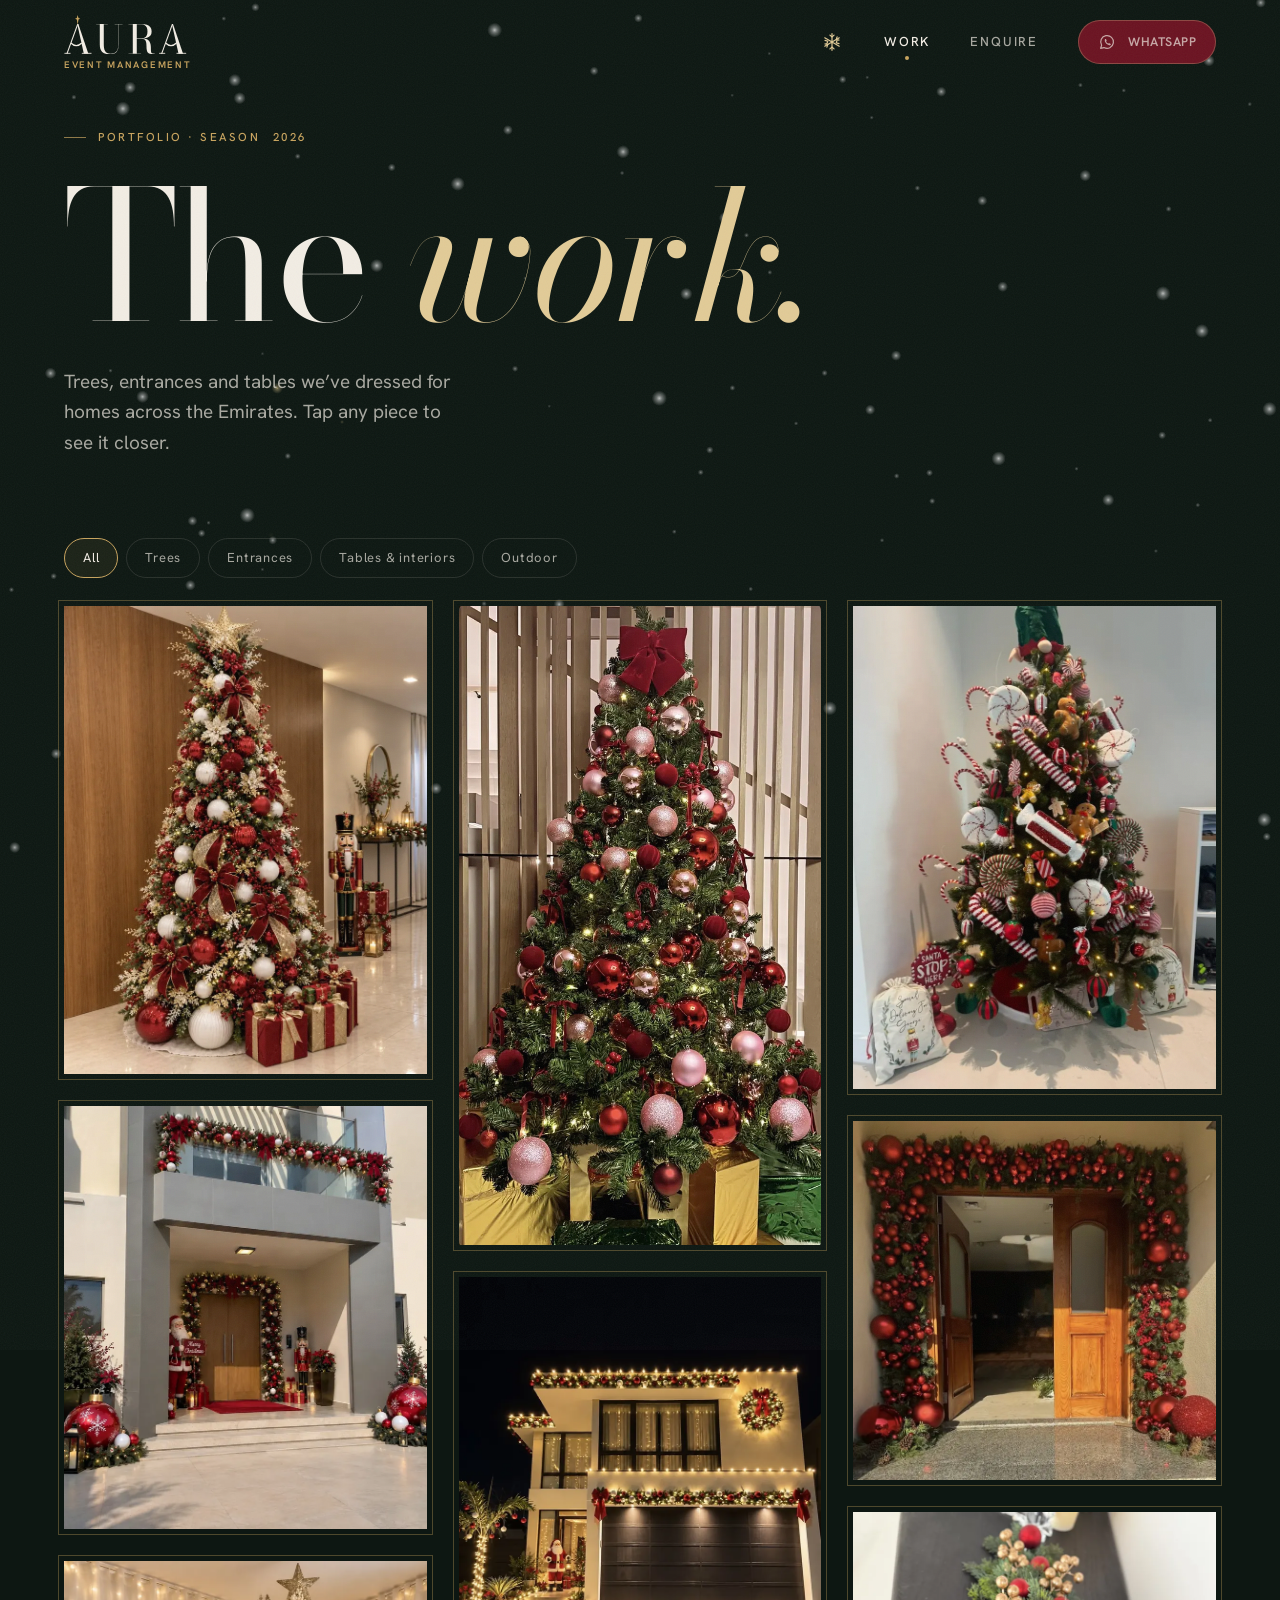
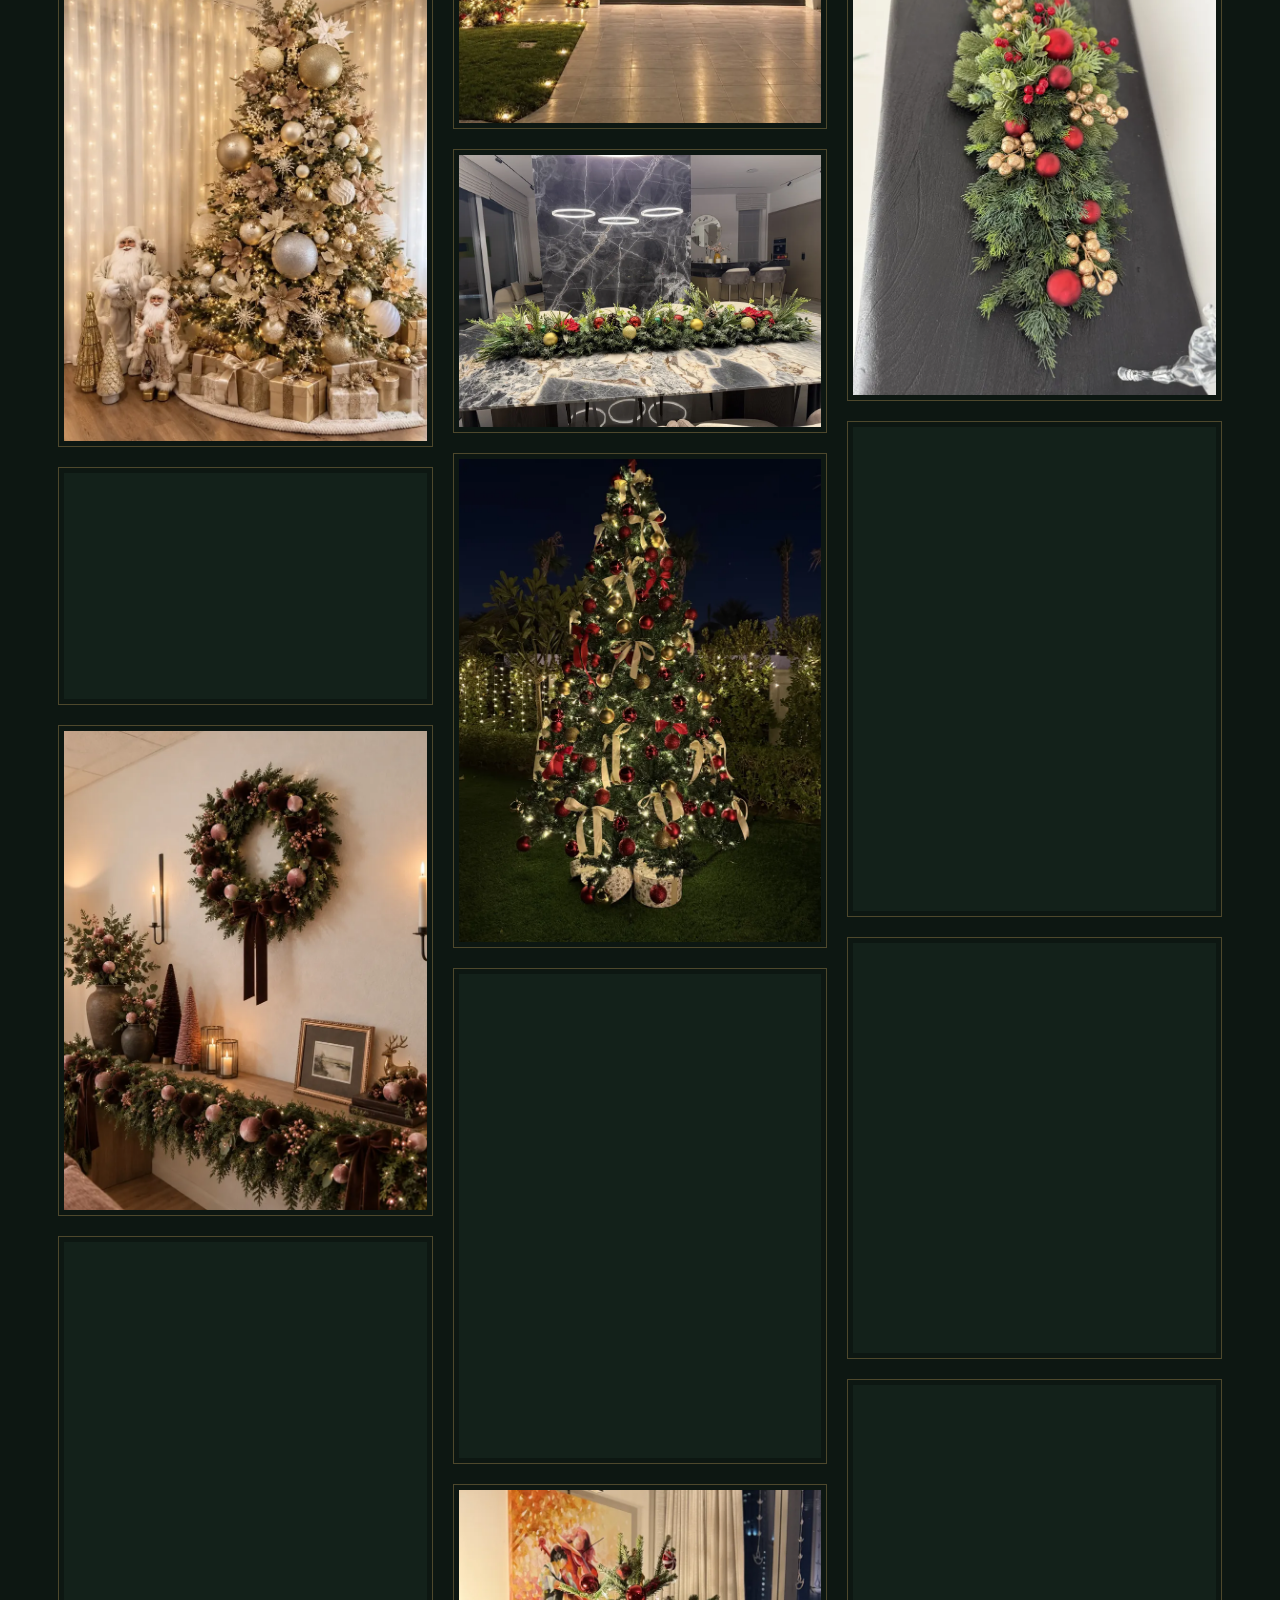
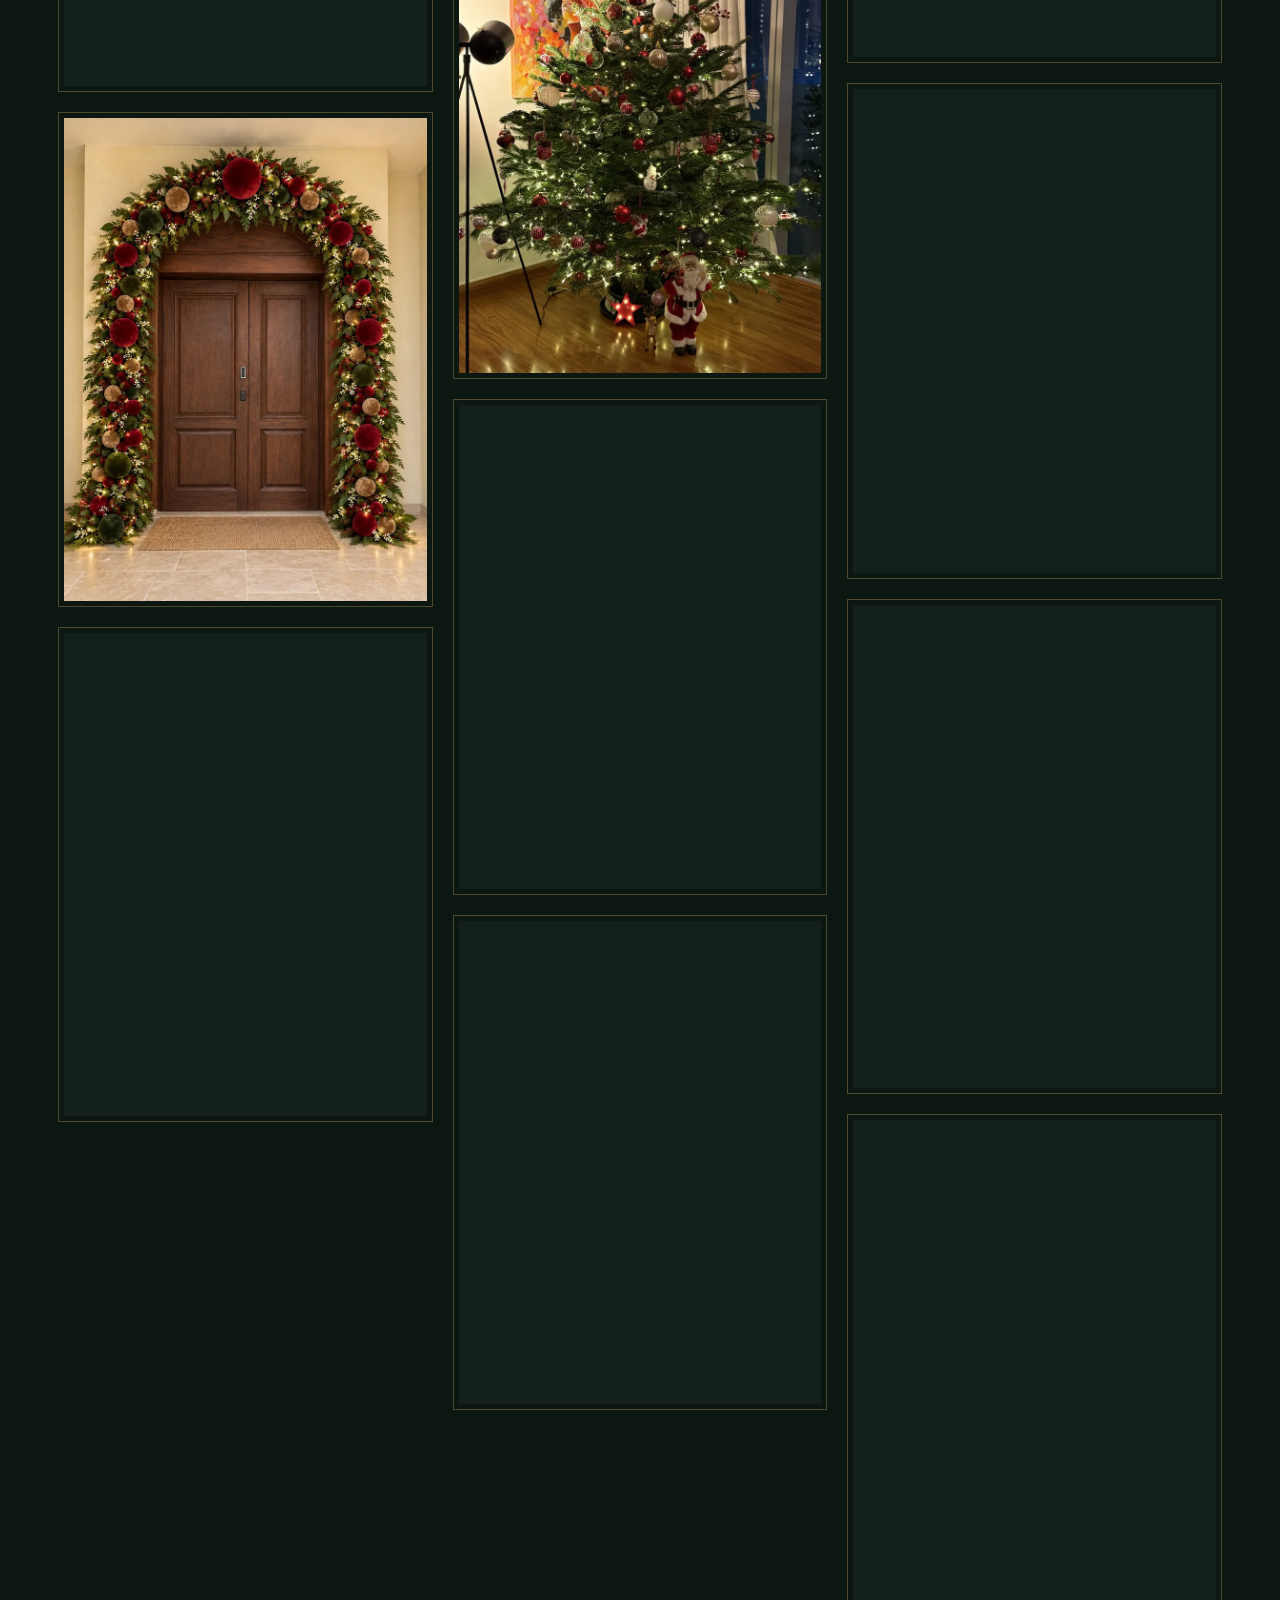
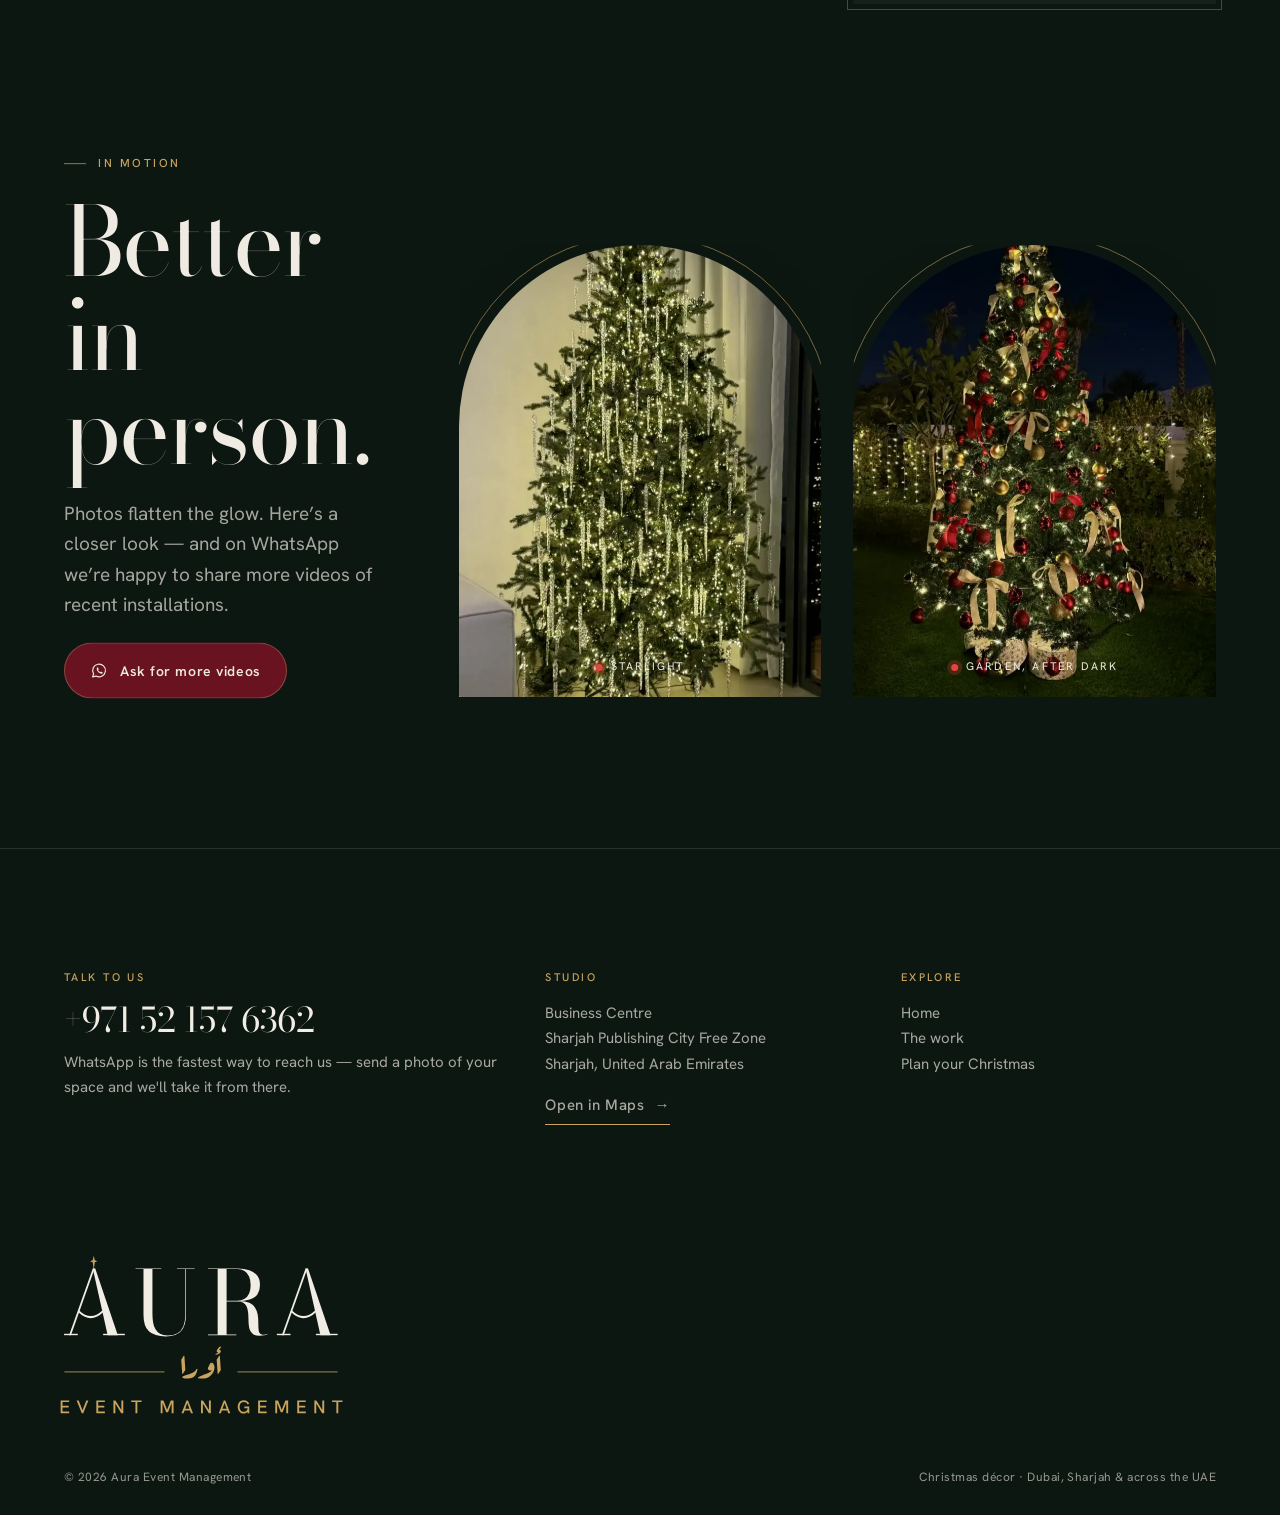
<file: work.html>
<!doctype html>
<html lang="en">
<head>
<meta charset="utf-8">
<meta name="viewport" content="width=device-width, initial-scale=1, viewport-fit=cover">
<title>Portfolio — Aura Event Management</title>
<meta name="description" content="A portfolio of Christmas trees, garland arches and tablescapes by Aura Event Management across Dubai and the UAE.">
<meta name="theme-color" content="#0D1712">
<link rel="canonical" href="https://aura-event-management.vercel.app/work">
<meta property="og:type" content="website">
<meta property="og:site_name" content="Aura Event Management">
<meta property="og:locale" content="en_AE">
<meta property="og:url" content="https://aura-event-management.vercel.app/work">
<meta property="og:title" content="Portfolio — Aura Event Management">
<meta property="og:description" content="A portfolio of Christmas trees, garland arches and tablescapes by Aura Event Management across Dubai and the UAE.">
<meta property="og:image" content="https://aura-event-management.vercel.app/img/og.jpg">
<meta property="og:image:width" content="1200">
<meta property="og:image:height" content="630">
<meta property="og:image:alt" content="A garland arch of velvet baubles framing a front door, by Aura">
<meta name="twitter:card" content="summary_large_image">
<meta name="twitter:title" content="Portfolio — Aura Event Management">
<meta name="twitter:description" content="A portfolio of Christmas trees, garland arches and tablescapes by Aura Event Management across Dubai and the UAE.">
<meta name="twitter:image" content="https://aura-event-management.vercel.app/img/og.jpg">
<meta name="format-detection" content="telephone=no">
<link rel="icon" href="/favicon.ico" sizes="32x32">
<link rel="icon" href="/assets/logo/favicon.svg" type="image/svg+xml">
<link rel="apple-touch-icon" href="/assets/logo/apple-touch-icon.png">
<link rel="manifest" href="/site.webmanifest">
<link rel="preload" href="/assets/fonts/bodoni-moda-latin-standard-normal.woff2" as="font" type="font/woff2" crossorigin>

<link rel="stylesheet" href="/assets/aura.min.css?v=000f18ee01">
<script src="/assets/boot.js?v=880e06f919"></script>
<script type="application/ld+json">{"@context":"https://schema.org","@type":"LocalBusiness","name":"Aura Event Management","description":"Bespoke Christmas décor and installation across Dubai and the UAE.","url":"https://aura-event-management.vercel.app","image":"https://aura-event-management.vercel.app/img/og.jpg","logo":"https://aura-event-management.vercel.app/assets/logo/apple-touch-icon.png","telephone":"+971521576362","contactPoint":{"@type":"ContactPoint","telephone":"+971521576362","contactType":"customer service","availableLanguage":["English","Arabic"]},"address":{"@type":"PostalAddress","streetAddress":"Business Centre, Sharjah Publishing City Free Zone","addressLocality":"Sharjah","addressCountry":"AE"},"areaServed":"United Arab Emirates"}</script>
</head>
<body data-page="work">
<a class="skip" href="#main">Skip to content</a>
<header class="site-header">
  <nav class="nav wrap" aria-label="Main">
    <a class="brand" href="/" aria-label="Aura Event Management — home"><span class="brand-lock"><svg class="brand-logo" xmlns="http://www.w3.org/2000/svg" viewBox="-2 0 413.13 134.60" role="img" aria-label="Aura"><path d="M42.50 33.60 L46.28 33.60 L9.80 133.60 L6.02 133.60Z" fill="currentColor"/><path d="M42.50 33.60 L46.20 33.60 L80.00 133.60 L64.82 133.60Z" fill="currentColor"/><path d="M-0.50 133.60 L20.00 133.60 L20.00 130.77 L-0.50 130.77Z" fill="currentColor"/><path d="M58.00 133.60 L90.50 133.60 L90.50 130.77 L58.00 130.77Z" fill="currentColor"/><path d="M21.04 97.60 Q39.41 115.60 57.78 97.60" fill="none" stroke="currentColor" stroke-width="3.97" stroke-linecap="butt"/><path d="M43.95 3.00 L46.79 13.08 L52.74 15.92 L46.79 18.77 L43.95 36.60 L41.11 18.77 L35.16 15.92 L41.11 13.08 L43.95 3.00Z" fill="#C8A45E"/><path d="M195.00449341535568 33.599999999999994V34.60024820963541H181.99400880336762V102.93333333333332Q181.99400880336762 119.39999999999999 174.91515280207 127.48952026367186Q167.83629680077235 135.57904052734375 151.99430461327236 135.57904052734375Q134.60166138410568 135.57904052734375 126.5193371653557 127.88952026367187Q118.43701294660569 120.19999999999999 118.43701294660569 102.93333333333332V34.60024820963541H106.5V33.599999999999994H145.17275513410567V34.60024820963541H131.83942180077236V101.6Q131.83942180077236 108.19999999999999 132.79102066762937 114.07882749946478Q133.74261953448638 119.95765499892958 136.2132561962574 124.45814349166119Q138.6838928580284 128.9586319843928 143.20523122481748 131.53731585939727Q147.72656959160656 134.1159997344017 154.86133549213412 134.1159997344017Q163.50108972390493 134.1159997344017 169.31241397261618 130.7757537662983Q175.12373822132747 127.43550779819488 178.0683490097523 120.5353409687678Q181.0129597981771 113.6351741393407 181.0129597981771 102.93333333333332V34.60024820963541H168.5249573111534V33.599999999999994Z" fill="currentColor"/><path d="M239.00625368356705 82.6828710079193V82.01709422667821H258.9496333725484Q265.3503273730224 82.01709422667821 269.8125646096838 79.20143402616182Q274.27480184634527 76.38577382564544 276.59413778384527 71.11846485451568Q278.91347372134527 65.85115588338591 278.91347372134527 58.52769806782405Q278.91347372134527 51.20504181782404 276.59413778384527 45.8285582780838Q274.27480184634527 40.452074738343555 269.802994132429 37.52616147398948Q265.3311864185127 34.60024820963541 258.94938396612804 34.60024820963541H215.00449341535568V33.599999999999994H259.2300284790717Q269.3803997706377 33.599999999999994 276.95717702463287 36.22690468231836Q284.533954278628 38.85380936463673 288.71671856443083 44.357420382897054Q292.8994828502337 49.861031401157376 292.8994828502337 58.52769806782405Q292.8994828502337 67.1943647344907 288.98382529815035 72.51200461065308Q285.06816774606705 77.82964448681545 277.5570063058959 80.25625774736739Q270.04584486572486 82.6828710079193 259.22933188279467 82.6828710079193ZM215.00449341535568 133.6V132.59975179036456H257.4733695546786V133.6ZM229.51627320051193 133.0684366861979V34.247638674577075H242.89860271612804V133.0684366861979ZM291.89599854946135 134.29466145833334Q286.01201417446134 134.29466145833334 282.724090997378 132.13648917533396Q279.4361678202947 129.9783168923346 277.9387068827947 126.31146600060839Q276.44124594529467 122.64461510888219 276.0605818827947 118.0863743514289Q275.6799178202947 113.52813359397561 275.6146508932114 108.66181933131872Q275.54938396612806 103.79550506866183 275.09111573696134 99.23726431120855Q274.6328475077947 94.67902355375526 273.0440454244614 91.00878811548294Q271.45524334112804 87.33855267721063 267.96343486771286 85.17838762381497Q264.47162639429763 83.01822257041931 258.33793047421767 83.01822257041931H239.00625368356705V82.3952448685964H261.67724854946135Q271.36117774777944 82.3952448685964 277.06217053400144 85.13184684515Q282.7631633202235 87.8684488217036 285.59209885994596 92.36175733407339Q288.4210343996684 96.85506584644317 289.3650889615218 102.23926914135615Q290.3091435233752 107.62347243626911 290.35931664903956 113.00767573118209Q290.40948977470396 118.39187902609507 290.57294211586316 122.88518753846486Q290.73639445702236 127.37849605083466 291.9944211939971 130.11509802738826Q293.2524479309718 132.85170000394186 296.7255432486534 132.85170000394186Q298.85887658198675 132.85170000394186 300.663462549448 132.3912343164285Q302.4680485169093 131.93076862891513 303.8479691783587 131.26410196224847L304.23193604946135 132.13189697265625Q302.6319360494614 132.99856363932292 299.4709167838097 133.64661254882813Q296.309897518158 134.29466145833334 291.89599854946135 134.29466145833334Z" fill="currentColor"/><path d="M361.13 33.60 L364.91 33.60 L328.43 133.60 L324.65 133.60Z" fill="currentColor"/><path d="M361.13 33.60 L364.83 33.60 L398.63 133.60 L383.45 133.60Z" fill="currentColor"/><path d="M318.13 133.60 L338.63 133.60 L338.63 130.77 L318.13 130.77Z" fill="currentColor"/><path d="M376.63 133.60 L409.13 133.60 L409.13 130.77 L376.63 130.77Z" fill="currentColor"/><path d="M339.67 97.60 Q358.05 115.60 376.42 97.60" fill="none" stroke="currentColor" stroke-width="3.97" stroke-linecap="butt"/></svg><span class="brand-sub">Event Management</span></span></a>
    <div class="nav-links">
      <button class="snow-toggle" type="button" aria-pressed="true" aria-label="Turn snowfall off" title="Snowfall"><svg viewBox="0 0 24 24" fill="none" stroke="currentColor" stroke-width="1.4" stroke-linecap="round" aria-hidden="true"><path d="M12 2v20M3.3 7l17.4 10M3.3 17L20.7 7"/><path d="M9.5 3.8L12 6l2.5-2.2M9.5 20.2L12 18l2.5 2.2M3.6 10.1l3.3.8-1 3.2M20.4 13.9l-3.3-.8 1-3.2M5.9 18.2l1-3.3-3.3-.7M18.1 5.8l-1 3.3 3.3.7"/></svg></button>
      <a href="/work" aria-current="page">Work</a>
      <a href="/enquire">Enquire</a>
      <a class="btn btn-velvet nav-cta" data-wa="Hi Aura, I'd like to plan Christmas décor."><svg viewBox="0 0 24 24" fill="none" stroke="currentColor" stroke-width="1.6" aria-hidden="true"><path d="M3.5 20.5l1.3-4.2A8.5 8.5 0 1 1 8 19.4z" stroke-linejoin="round"/><path d="M9 8.6c.2-.5.5-.6.8-.6h.5c.2 0 .4.1.5.4l.7 1.6c.1.2 0 .4-.1.6l-.5.6c-.1.1-.1.3 0 .5.6 1 1.4 1.8 2.4 2.4.2.1.4.1.5 0l.6-.5c.2-.1.4-.2.6-.1l1.6.7c.3.1.4.3.4.5v.5c0 .3-.1.6-.6.8-.6.3-1.6.5-3-.2a9 9 0 0 1-3.9-3.9c-.7-1.4-.5-2.4-.2-3z" fill="currentColor" stroke="none"/></svg>WhatsApp</a>
    </div>
  </nav>
</header>
<canvas id="snow" aria-hidden="true"></canvas>
<main id="main">

<section class="wrap page-head">
  <span class="eyebrow" data-intro>Portfolio · Season <span data-year>2026</span></span>
  <h1 class="display page-title"><span class="line"><span>The <em>work.</em></span></span></h1>
  <p class="lede" data-intro>Trees, entrances and tables we’ve dressed for homes across the Emirates. Tap any piece to see it closer.</p>
</section>
<section class="wrap">
  <div class="filters" role="group" aria-label="Filter work">
    <button class="chip" data-filter="all" aria-pressed="true">All</button>
    <button class="chip" data-filter="trees" aria-pressed="false">Trees</button>
    <button class="chip" data-filter="entrances" aria-pressed="false">Entrances</button>
    <button class="chip" data-filter="details" aria-pressed="false">Tables &amp; interiors</button>
    <button class="chip" data-filter="outdoor" aria-pressed="false">Outdoor</button>
  </div>
  <div class="masonry">
<button class="tile frame frame-soft" data-cat="trees" type="button"><figure style="margin:0"><img src="/img/nutcracker-tree.webp" srcset="/img/nutcracker-tree-sm.webp 760w, /img/nutcracker-tree.webp 1500w" sizes="(min-width:900px) 33vw, 50vw" width="1316" height="1699" alt="Red, white and gold, with nutcracker — Christmas décor by Aura" data-full="/img/nutcracker-tree.webp" fetchpriority="high" decoding="async"><figcaption>Red, white &amp; gold, with nutcracker</figcaption></figure></button>
<button class="tile frame frame-soft" data-cat="entrances" type="button"><figure style="margin:0"><img src="/img/villa-entrance.webp" srcset="/img/villa-entrance-sm.webp 760w, /img/villa-entrance.webp 1500w" sizes="(min-width:900px) 33vw, 50vw" width="1161" height="1355" alt="Villa entrance and balcony swag — Christmas décor by Aura" data-full="/img/villa-entrance.webp" fetchpriority="high" decoding="async"><figcaption>Villa entrance &amp; balcony swag</figcaption></figure></button>
<button class="tile frame frame-soft" data-cat="trees" type="button"><figure style="margin:0"><img src="/img/champagne-tree.webp" srcset="/img/champagne-tree-sm.webp 760w, /img/champagne-tree.webp 1500w" sizes="(min-width:900px) 33vw, 50vw" width="1320" height="1745" alt="Champagne Gold tree — Christmas décor by Aura" data-full="/img/champagne-tree.webp" loading="lazy" decoding="async"><figcaption>Champagne Gold tree</figcaption></figure></button>
<button class="tile frame frame-soft" data-cat="outdoor" type="button"><figure style="margin:0"><img src="/img/villa-lights-night.webp" srcset="/img/villa-lights-night-sm.webp 760w, /img/villa-lights-night.webp 1500w" sizes="(min-width:900px) 33vw, 50vw" width="1320" height="823" alt="Villa lit for December — Christmas décor by Aura" data-full="/img/villa-lights-night.webp" loading="lazy" decoding="async"><figcaption>Villa lit for December</figcaption></figure></button>
<button class="tile frame frame-soft" data-cat="details" type="button"><figure style="margin:0"><img src="/img/wreath-console.webp" srcset="/img/wreath-console-sm.webp 760w, /img/wreath-console.webp 1500w" sizes="(min-width:900px) 33vw, 50vw" width="1092" height="1441" alt="Wreath and console garland — Christmas décor by Aura" data-full="/img/wreath-console.webp" loading="lazy" decoding="async"><figcaption>Wreath &amp; console garland</figcaption></figure></button>
<button class="tile frame frame-soft" data-cat="trees" type="button"><figure style="margin:0"><img src="/img/velvet-bow-tree.webp" srcset="/img/velvet-bow-tree-sm.webp 760w, /img/velvet-bow-tree.webp 1500w" sizes="(min-width:900px) 33vw, 50vw" width="1320" height="1617" alt="Velvet Bordeaux tree — Christmas décor by Aura" data-full="/img/velvet-bow-tree.webp" loading="lazy" decoding="async"><figcaption>Velvet Bordeaux tree</figcaption></figure></button>
<button class="tile frame frame-soft" data-cat="entrances" type="button"><figure style="margin:0"><img src="/img/arch-velvet.webp" srcset="/img/arch-velvet-sm.webp 760w, /img/arch-velvet.webp 1500w" sizes="(min-width:900px) 33vw, 50vw" width="1086" height="1448" alt="Velvet garland arch — Christmas décor by Aura" data-full="/img/arch-velvet.webp" loading="lazy" decoding="async"><figcaption>Velvet garland arch</figcaption></figure></button>
<button class="tile frame frame-soft" data-cat="details" type="button"><figure style="margin:0"><img src="/img/cafe-garlands.webp" srcset="/img/cafe-garlands-sm.webp 760w, /img/cafe-garlands.webp 1500w" sizes="(min-width:900px) 33vw, 50vw" width="1320" height="1757" alt="Café counter garlands — Christmas décor by Aura" data-full="/img/cafe-garlands.webp" loading="lazy" decoding="async"><figcaption>Café counter garlands</figcaption></figure></button>
<button class="tile frame frame-soft" data-cat="trees" type="button"><figure style="margin:0"><img src="/img/blush-tree.webp" srcset="/img/blush-tree-sm.webp 760w, /img/blush-tree.webp 1500w" sizes="(min-width:900px) 33vw, 50vw" width="1191" height="2100" alt="Rosé Blush tree — Christmas décor by Aura" data-full="/img/blush-tree.webp" loading="lazy" decoding="async"><figcaption>Rosé Blush tree</figcaption></figure></button>
<button class="tile frame frame-soft" data-cat="outdoor" type="button"><figure style="margin:0"><img src="/img/house-lights-night.webp" srcset="/img/house-lights-night-sm.webp 760w, /img/house-lights-night.webp 1500w" sizes="(min-width:900px) 33vw, 50vw" width="1320" height="1624" alt="Façade lights and wreath — Christmas décor by Aura" data-full="/img/house-lights-night.webp" loading="lazy" decoding="async"><figcaption>Façade lights &amp; wreath</figcaption></figure></button>
<button class="tile frame frame-soft" data-cat="details" type="button"><figure style="margin:0"><img src="/img/marble-table-garland.webp" srcset="/img/marble-table-garland-sm.webp 760w, /img/marble-table-garland.webp 1500w" sizes="(min-width:900px) 33vw, 50vw" width="2000" height="1500" alt="Marble table centrepiece — Christmas décor by Aura" data-full="/img/marble-table-garland.webp" loading="lazy" decoding="async"><figcaption>Marble table centrepiece</figcaption></figure></button>
<button class="tile frame frame-soft" data-cat="outdoor trees" type="button"><figure style="margin:0"><img src="/img/garden-tree-night.webp" srcset="/img/garden-tree-night-sm.webp 760w, /img/garden-tree-night.webp 1500w" sizes="(min-width:900px) 33vw, 50vw" width="1500" height="2000" alt="Garden tree, after dark — Christmas décor by Aura" data-full="/img/garden-tree-night.webp" loading="lazy" decoding="async"><figcaption>Garden tree, after dark</figcaption></figure></button>
<button class="tile frame frame-soft" data-cat="entrances" type="button"><figure style="margin:0"><img src="/img/door-garland.webp" srcset="/img/door-garland-sm.webp 760w, /img/door-garland.webp 1500w" sizes="(min-width:900px) 33vw, 50vw" width="1500" height="2000" alt="Front door garland and wreath — Christmas décor by Aura" data-full="/img/door-garland.webp" loading="lazy" decoding="async"><figcaption>Front door garland &amp; wreath</figcaption></figure></button>
<button class="tile frame frame-soft" data-cat="trees" type="button"><figure style="margin:0"><img src="/img/lit-living-tree.webp" srcset="/img/lit-living-tree-sm.webp 760w, /img/lit-living-tree.webp 1500w" sizes="(min-width:900px) 33vw, 50vw" width="1500" height="2000" alt="Living room evergreen — Christmas décor by Aura" data-full="/img/lit-living-tree.webp" loading="lazy" decoding="async"><figcaption>Living room evergreen</figcaption></figure></button>
<button class="tile frame frame-soft" data-cat="details" type="button"><figure style="margin:0"><img src="/img/console-garland.webp" srcset="/img/console-garland-sm.webp 760w, /img/console-garland.webp 1500w" sizes="(min-width:900px) 33vw, 50vw" width="1500" height="2000" alt="Console arrangement with dried oranges — Christmas décor by Aura" data-full="/img/console-garland.webp" loading="lazy" decoding="async"><figcaption>Console arrangement with dried oranges</figcaption></figure></button>
<button class="tile frame frame-soft" data-cat="trees" type="button"><figure style="margin:0"><img src="/img/flocked-velvet-tree.webp" srcset="/img/flocked-velvet-tree-sm.webp 760w, /img/flocked-velvet-tree.webp 1500w" sizes="(min-width:900px) 33vw, 50vw" width="1500" height="2000" alt="Frosted tree, burgundy velvet — Christmas décor by Aura" data-full="/img/flocked-velvet-tree.webp" loading="lazy" decoding="async"><figcaption>Frosted tree, burgundy velvet</figcaption></figure></button>
<button class="tile frame frame-soft" data-cat="trees" type="button"><figure style="margin:0"><img src="/img/candy-sweets-tree.webp" srcset="/img/candy-sweets-tree-sm.webp 760w, /img/candy-sweets-tree.webp 1500w" sizes="(min-width:900px) 33vw, 50vw" width="960" height="1280" alt="Candy and sweets tree — Christmas décor by Aura" data-full="/img/candy-sweets-tree.webp" loading="lazy" decoding="async"><figcaption>Candy &amp; sweets tree</figcaption></figure></button>
<button class="tile frame frame-soft" data-cat="entrances" type="button"><figure style="margin:0"><img src="/img/ornament-doorway.webp" srcset="/img/ornament-doorway-sm.webp 760w, /img/ornament-doorway.webp 1500w" sizes="(min-width:900px) 33vw, 50vw" width="1320" height="1305" alt="Bauble-framed doorway — Christmas décor by Aura" data-full="/img/ornament-doorway.webp" loading="lazy" decoding="async"><figcaption>Bauble-framed doorway</figcaption></figure></button>
<button class="tile frame frame-soft" data-cat="details" type="button"><figure style="margin:0"><img src="/img/tablescape.webp" srcset="/img/tablescape-sm.webp 760w, /img/tablescape.webp 1500w" sizes="(min-width:900px) 33vw, 50vw" width="1500" height="2000" alt="Red and gold table runner — Christmas décor by Aura" data-full="/img/tablescape.webp" loading="lazy" decoding="async"><figcaption>Red &amp; gold table runner</figcaption></figure></button>
<button class="tile frame frame-soft" data-cat="details trees" type="button"><figure style="margin:0"><img src="/img/basket-tree.webp" srcset="/img/basket-tree-sm.webp 760w, /img/basket-tree.webp 1500w" sizes="(min-width:900px) 33vw, 50vw" width="1500" height="2000" alt="Tabletop tree in a basket — Christmas décor by Aura" data-full="/img/basket-tree.webp" loading="lazy" decoding="async"><figcaption>Tabletop tree in a basket</figcaption></figure></button>
<button class="tile frame frame-soft" data-cat="trees" type="button"><figure style="margin:0"><img src="/img/winter-white-tree.webp" srcset="/img/winter-white-tree-sm.webp 760w, /img/winter-white-tree.webp 1500w" sizes="(min-width:900px) 33vw, 50vw" width="1500" height="1700" alt="Winter White, flocked — Christmas décor by Aura" data-full="/img/winter-white-tree.webp" loading="lazy" decoding="async"><figcaption>Winter White, flocked</figcaption></figure></button>
<button class="tile frame frame-soft" data-cat="details" type="button"><figure style="margin:0"><img src="/img/table-garland.webp" srcset="/img/table-garland-sm.webp 760w, /img/table-garland.webp 1500w" sizes="(min-width:900px) 33vw, 50vw" width="2000" height="1500" alt="Dining garland centrepiece — Christmas décor by Aura" data-full="/img/table-garland.webp" loading="lazy" decoding="async"><figcaption>Dining garland centrepiece</figcaption></figure></button>
<button class="tile frame frame-soft" data-cat="trees" type="button"><figure style="margin:0"><img src="/img/candy-cane-tree.webp" srcset="/img/candy-cane-tree-sm.webp 760w, /img/candy-cane-tree.webp 1500w" sizes="(min-width:900px) 33vw, 50vw" width="1500" height="2000" alt="Candy Cane tree — Christmas décor by Aura" data-full="/img/candy-cane-tree.webp" loading="lazy" decoding="async"><figcaption>Candy Cane tree</figcaption></figure></button>
<button class="tile frame frame-soft" data-cat="trees" type="button"><figure style="margin:0"><img src="/img/starlight-tree.webp" srcset="/img/starlight-tree-sm.webp 760w, /img/starlight-tree.webp 1500w" sizes="(min-width:900px) 33vw, 50vw" width="1500" height="2000" alt="Starlight tree — Christmas décor by Aura" data-full="/img/starlight-tree.webp" loading="lazy" decoding="async"><figcaption>Starlight tree</figcaption></figure></button>
<button class="tile frame frame-soft" data-cat="trees" type="button"><figure style="margin:0"><img src="/img/living-room-tree.webp" srcset="/img/living-room-tree-sm.webp 760w, /img/living-room-tree.webp 1500w" sizes="(min-width:900px) 33vw, 50vw" width="1500" height="2000" alt="Living room classic — Christmas décor by Aura" data-full="/img/living-room-tree.webp" loading="lazy" decoding="async"><figcaption>Living room classic</figcaption></figure></button>
  </div>
</section>
<section class="wrap films-row">
  <div class="film-copy" style="display:grid;gap:22px">
    <span class="eyebrow" data-reveal>In motion</span>
    <h2 class="display h2" data-reveal>Better in person.</h2>
    <p class="lede" data-reveal>Photos flatten the glow. Here’s a closer look — and on WhatsApp we’re happy to share more videos of recent installations.</p>
    <a class="btn btn-velvet" style="justify-self:start" data-wa="Hi Aura, could you send me more videos of your recent installations?" data-reveal><svg viewBox="0 0 24 24" fill="none" stroke="currentColor" stroke-width="1.6" aria-hidden="true"><path d="M3.5 20.5l1.3-4.2A8.5 8.5 0 1 1 8 19.4z" stroke-linejoin="round"/><path d="M9 8.6c.2-.5.5-.6.8-.6h.5c.2 0 .4.1.5.4l.7 1.6c.1.2 0 .4-.1.6l-.5.6c-.1.1-.1.3 0 .5.6 1 1.4 1.8 2.4 2.4.2.1.4.1.5 0l.6-.5c.2-.1.4-.2.6-.1l1.6.7c.3.1.4.3.4.5v.5c0 .3-.1.6-.6.8-.6.3-1.6.5-3-.2a9 9 0 0 1-3.9-3.9c-.7-1.4-.5-2.4-.2-3z" fill="currentColor" stroke="none"/></svg>Ask for more videos</a>
  </div>
  <div class="film-frame frame frame-arch" data-reveal-img><video data-auto autoplay muted loop playsinline preload="none" data-poster="/media/film-starlight-poster.webp" aria-label="An evergreen tree lit with warm lights and icicles"><source src="/media/film-starlight.mp4" type="video/mp4"></video><span class="film-tag">Starlight</span></div>
  <div class="film-frame frame frame-arch" data-reveal-img><video data-auto autoplay muted loop playsinline preload="none" data-poster="/media/film-night-poster.webp" aria-label="A red and gold tree glowing in a garden at night"><source src="/media/film-night.mp4" type="video/mp4"></video><span class="film-tag">Garden, after dark</span></div>
</section>
<div class="lb" hidden role="dialog" aria-modal="true" aria-label="Photo viewer">
  <div class="lb-top"><span class="lb-count">1 / 1</span><button class="icon-btn lb-close" aria-label="Close"><svg viewBox="0 0 24 24" fill="none" stroke="currentColor" stroke-width="1.5"><path d="M5 5l14 14M19 5L5 19"/></svg></button></div>
  <figure class="lb-fig"><img alt=""></figure>
  <div class="lb-bar"><button class="icon-btn lb-prev" aria-label="Previous"><svg viewBox="0 0 24 24" fill="none" stroke="currentColor" stroke-width="1.5"><path d="M15 5l-7 7 7 7"/></svg></button><span class="lb-cap"></span><button class="icon-btn lb-next" aria-label="Next"><svg viewBox="0 0 24 24" fill="none" stroke="currentColor" stroke-width="1.5"><path d="M9 5l7 7-7 7"/></svg></button></div>
  <div class="lb-ask"><a class="link-u" target="_blank" rel="noopener" href="#">Ask about this piece on WhatsApp <span class="arrow">→</span></a></div>
</div>
</main>
<footer class="site-footer">
  <div class="wrap">
    <div class="foot-grid">
      <div class="foot-col">
        <h2 class="foot-h">Talk to us</h2>
        <a class="big" data-wa="Hi Aura, I'd like to plan Christmas décor.">+971 52 157 6362</a>
        <p style="margin-top:10px">WhatsApp is the fastest way to reach us — send a photo of your space and we'll take it from there.</p>
      </div>
      <div class="foot-col">
        <h2 class="foot-h">Studio</h2>
        <p>Business Centre<br>Sharjah Publishing City Free Zone<br>Sharjah, United Arab Emirates</p>
        <a class="link-u" style="margin-top:10px" target="_blank" rel="noopener" href="https://maps.google.com/?q=Sharjah+Publishing+City+Free+Zone+Business+Centre">Open in Maps <span class="arrow">→</span></a>
      </div>
      <div class="foot-col">
        <h2 class="foot-h">Explore</h2>
        <p><a href="/">Home</a><br><a href="/work">The work</a><br><a href="/enquire">Plan your Christmas</a></p>
      </div>
    </div>
    <div class="foot-mark"><svg class="foot-logo" role="img" aria-label="Aura Event Management — أورا" xmlns="http://www.w3.org/2000/svg" viewBox="0 0 610.96 405.60"><g transform="translate(60.00 85.20)"><path d="M51.00 0.00 L54.36 0.00 L11.76 120.00 L8.40 120.00Z" fill="currentColor"/><path d="M51.00 0.00 L55.44 0.00 L96.00 120.00 L77.78 120.00Z" fill="currentColor"/><path d="M-0.60 120.00 L24.00 120.00 L24.00 117.48 L-0.60 117.48Z" fill="currentColor"/><path d="M69.60 120.00 L108.60 120.00 L108.60 117.48 L69.60 117.48Z" fill="currentColor"/><path d="M25.42 76.80 Q47.38 98.40 69.34 76.80" fill="none" stroke="currentColor" stroke-width="3.53" stroke-linecap="butt"/><path d="M52.74 -22.56 L54.58 -14.71 L59.33 -12.87 L54.58 -11.03 L52.74 2.64 L50.90 -11.03 L46.15 -12.87 L50.90 -14.71 L52.74 -22.56Z" fill="#C8A45E"/><path d="M234.00539209842685 0.0V1.200297851562496H218.39281056404116V83.19999999999999Q218.39281056404116 102.96000000000001 209.898183362484 112.66742431640625Q201.40355616092683 122.3748486328125 182.39316553592684 122.3748486328125Q161.52199366092682 122.3748486328125 151.82320459842683 113.14742431640624Q142.12441553592683 103.92 142.12441553592683 83.19999999999999V1.200297851562496H127.80000000000001V0.0H174.20730616092683V1.200297851562496H158.20730616092683V81.6Q158.20730616092683 89.52 159.34922480115523 96.57459299935775Q160.49114344138366 103.62918599871551 163.4559074355089 109.02977218999344Q166.42067142963413 114.43035838127136 171.846277469781 117.5247790312767Q177.27188350992787 120.61919968128204 185.83360259056093 120.61919968128204Q196.20130766868593 120.61919968128204 203.17489676713944 116.61090451955795Q210.148485865593 112.60260935783386 213.68201881170276 104.32240916252135Q217.21555175781253 96.04220896720886 217.21555175781253 83.19999999999999V1.200297851562496H202.2299487733841V0.0Z" fill="currentColor"/><path d="M286.8075044202805 58.89944520950317V58.100513072013854H310.7395600470581Q318.42039284762694 58.100513072013854 323.7750775316207 54.721720831394194Q329.1297622156144 51.342928590774534 331.9129653406144 45.022157825418816Q334.6961684656144 38.7013870600631 334.6961684656144 29.91323768138885Q334.6961684656144 21.126050181388848 331.9129653406144 14.674269933700558Q329.1297622156144 8.222489686012267 323.76359295891484 4.7113937687873815Q318.3974237022153 1.200297851562496 310.73926075935367 1.200297851562496H258.00539209842685V0.0H311.07603417488605Q323.2564797247653 0.0 332.34861242955947 3.152285618782045Q341.4407451343537 6.30457123756409 346.4600622773171 12.908904459476474Q351.4793794202805 19.51323768138886 351.4793794202805 29.91323768138885Q351.4793794202805 40.313237681388856 346.7805903577805 46.694405532783705Q342.0818012952805 53.075573384178554 333.06840756707516 55.98750929684086Q324.05501383886985 58.89944520950317 311.07519825935367 58.89944520950317ZM258.00539209842685 120.0V118.7997021484375H308.96804346561436V120.0ZM275.41952784061436 119.3621240234375V0.7771664094924944H291.4783232593537V119.3621240234375ZM350.2751982593537 120.83359375Q343.21441700935367 120.83359375 339.26890919685366 118.24378701040077Q335.3234013843537 115.65398027080153 333.5264482593537 111.25375920073009Q331.72949513435367 106.85353813065863 331.27269825935366 101.38364922171469Q330.81590138435365 95.91376031277075 330.7375810718537 90.07418319758247Q330.6592607593537 84.2346060823942 330.1093388843537 78.76471717345024Q329.5594170093537 73.2948282645063 327.6528545093537 68.89054573857953Q325.7462920093537 64.48626321265277 321.55612184125545 61.89406514857797Q317.3659516731572 59.30186708450317 310.00551656906123 59.30186708450317H286.8075044202805V58.55429384231567H314.01269825935367Q325.6334132973353 58.55429384231567 332.4746046408018 61.838216214179994Q339.3157959842682 65.12213858604431 342.71051863193514 70.51410880088807Q346.10524127960207 75.90607901573182 347.2381067538262 82.36712296962739Q348.3709722280503 88.82816692352296 348.4311799788476 95.28921087741853Q348.4913877296448 101.7502548313141 348.68753053903583 107.14222504615785Q348.8836733484269 112.53419526100159 350.3933054327965 115.8181176328659Q351.90293751716615 119.10204000473023 356.07065189838414 119.10204000473023Q358.63065189838414 119.10204000473023 360.79615505933765 118.5494811797142Q362.96165822029116 117.99692235469819 364.6175630140305 117.19692235469819L365.0783232593537 118.2382763671875Q363.15832325935366 119.2782763671875 359.3651001405716 120.05593505859375Q355.5718770217896 120.83359375 350.2751982593537 120.83359375Z" fill="currentColor"/><path d="M433.36 0.00 L436.72 0.00 L394.12 120.00 L390.76 120.00Z" fill="currentColor"/><path d="M433.36 0.00 L437.80 0.00 L478.36 120.00 L460.14 120.00Z" fill="currentColor"/><path d="M381.76 120.00 L406.36 120.00 L406.36 117.48 L381.76 117.48Z" fill="currentColor"/><path d="M451.96 120.00 L490.96 120.00 L490.96 117.48 L451.96 117.48Z" fill="currentColor"/><path d="M407.77 76.80 Q429.74 98.40 451.70 76.80" fill="none" stroke="currentColor" stroke-width="3.53" stroke-linecap="butt"/></g><line x1="60.00" y1="271.20" x2="239.78" y2="271.20" stroke="#C8A45E" stroke-width="1.44"/><line x1="371.18" y1="271.20" x2="550.96" y2="271.20" stroke="#C8A45E" stroke-width="1.44"/><g transform="translate(266.18 283.20)"><path d="M3.78 -33.839999999999996 5.46 -9.0Q5.52 -8.459999999999999 6.0 -8.37Q6.4799999999999995 -8.28 6.72 -8.7L11.16 -15.66L9.48 -40.559999999999995Q9.42 -41.1 8.94 -41.19Q8.459999999999999 -41.28 8.16 -40.86Z M32.1 -17.52Q31.14 -17.52 30.9 -16.74Q29.58 -13.86 27.18 -12.24Q24.42 -10.44 21.09 -9.18Q17.759999999999998 -7.92 14.339999999999998 -6.84Q13.02 -6.42 11.91 -6.029999999999999Q10.799999999999999 -5.64 9.959999999999999 -5.34Q9.12 -5.04 8.129999999999999 -4.62Q7.139999999999999 -4.2 6.419999999999999 -3.63Q5.699999999999999 -3.06 5.699999999999999 -2.28Q5.699999999999999 -1.68 5.999999999999999 -1.38Q6.839999999999999 -0.6 9.54 -0.36Q12.059999999999999 -0.12 15.479999999999999 0.0H16.02Q20.4 0.0 23.369999999999997 -1.38Q26.339999999999996 -2.76 28.379999999999995 -5.1Q29.4 -6.359999999999999 30.27 -8.219999999999999Q31.14 -10.08 31.86 -12.239999999999998Q32.58 -14.399999999999999 33.0 -16.32V-16.56Q32.879999999999995 -17.46 32.1 -17.52Z M52.56 -15.959999999999999V-16.02Q53.64 -14.7 56.28 -14.7Q57.239999999999995 -14.7 58.019999999999996 -14.879999999999999Q58.14 -14.639999999999999 58.199999999999996 -14.459999999999999Q58.199999999999996 -14.399999999999999 58.199999999999996 -14.309999999999999Q58.199999999999996 -14.219999999999999 58.199999999999996 -14.1Q58.199999999999996 -14.04 58.23 -14.009999999999998Q58.26 -13.979999999999999 58.26 -13.979999999999999V-13.92Q56.64 -12.12 54.17999999999999 -11.1Q49.199999999999996 -9.06 44.03999999999999 -7.08Q38.879999999999995 -5.1 34.32 -2.58Q33.78 -2.2199999999999998 33.78 -1.5Q33.78 -0.6 34.739999999999995 -0.48Q36.48 -0.36 38.28 -0.18Q40.08 0.0 41.879999999999995 0.0Q42.12 0.0 42.17999999999999 0.0Q42.239999999999995 0.0 42.48 0.0Q43.98 0.0 45.3 -0.12Q46.62 -0.24 47.94 -0.48Q50.94 -1.08 53.459999999999994 -2.79Q55.98 -4.5 57.989999999999995 -6.81Q60.0 -9.12 61.31999999999999 -11.58Q62.22 -13.32 62.879999999999995 -15.45Q63.53999999999999 -17.58 63.599999999999994 -19.98V-20.34Q63.599999999999994 -24.48 60.72 -27.419999999999998Q60.3 -27.84 59.61 -28.259999999999998Q58.92 -28.68 58.08 -28.68Q57.3 -28.68 56.519999999999996 -27.9Q55.44 -26.7 54.72 -25.229999999999997Q54.0 -23.759999999999998 53.28 -22.2Q52.86 -21.36 52.29 -20.25Q51.72 -19.14 51.72 -18.06Q51.72 -17.34 51.959999999999994 -16.86Q52.199999999999996 -16.38 52.56 -15.959999999999999Z M73.92 -54.06 75.17999999999999 -56.7Q75.36 -57.18 75.03 -57.54Q74.7 -57.9 74.22 -57.66Q73.08 -57.120000000000005 72.50999999999999 -56.67Q71.94 -56.22 71.03999999999999 -55.2Q70.56 -54.66 69.69 -53.67Q68.82 -52.68 68.16 -51.57Q67.5 -50.46 67.5 -49.56Q67.5 -48.18 68.94 -47.34Q69.3 -47.1 69.69 -46.980000000000004Q70.08 -46.86 70.38 -46.56Q69.6 -46.14 68.63999999999999 -45.75Q67.67999999999999 -45.36 66.84 -44.94L65.58 -44.4Q65.03999999999999 -44.160000000000004 65.25 -43.56Q65.46 -42.96 66.0 -43.02Q66.78 -43.14 67.5 -43.29Q68.22 -43.44 69.0 -43.5Q70.86 -43.800000000000004 72.44999999999999 -45.09Q74.03999999999999 -46.38 74.64 -47.88Q74.88 -48.36 74.88 -49.14Q74.88 -49.980000000000004 74.34 -50.58Q73.8 -51.18 73.02 -51.480000000000004Q72.72 -51.6 72.24 -51.72Q71.75999999999999 -51.84 71.46 -52.02Q71.58 -52.14 71.66999999999999 -52.2Q71.75999999999999 -52.26 71.88 -52.32Q72.53999999999999 -52.68 73.07999999999998 -53.04Q73.61999999999999 -53.4 73.92 -54.06Z M67.5 -33.839999999999996 69.17999999999999 -9.0Q69.24 -8.459999999999999 69.72 -8.37Q70.2 -8.28 70.44 -8.7L74.88 -15.66L73.2 -40.559999999999995Q73.14 -41.1 72.66 -41.19Q72.17999999999999 -41.28 71.88 -40.86Z" fill="#C8A45E"/></g><g transform="translate(50.73 0)"><path d="M2.499991861979167 345.6V322.3666666666667H17.859995524088543V325.4066914876302H5.893353271484375V332.2066528320313H16.853336588541666V335.24667765299483H5.893353271484375V342.5599751790365H17.859995524088543V345.6Z M40.52666219075521 345.6 31.23999430338542 322.3666666666667H34.98002522786459L42.34001057942709 341.45996500651046H41.333333333333336L48.58665161132812 322.3666666666667H52.333349609375006L43.10668131510417 345.6Z M66.63332519531251 345.6V322.3666666666667H81.99332885742189V325.4066914876302H70.02668660481771V332.2066528320313H80.986669921875V335.24667765299483H70.02668660481771V342.5599751790365H81.99332885742189V345.6Z M97.39999186197917 345.6V322.3666666666667H100.94668579101562L112.49333089192709 341.18662923177084H111.68665568033855V322.3666666666667H115.08001708984375V345.6H111.47332356770833L99.99334513346355 326.7467041015625H100.79335327148438V345.6Z M136.9533182779948 345.6V325.4066914876302H129.35333048502605V322.3666666666667H147.95333455403647V325.4066914876302H140.38668009440104V345.6Z  M182.26665852864585 345.6V322.3666666666667H187.2600321451823L194.16667480468752 340.2333028157552H193.55333658854167L200.4599792480469 322.3666666666667H205.42668660481772V345.6H202.0333251953125V326.31336669921876L202.31999511718752 326.36003417968755L195.51335245768232 343.60666503906253H192.2066589355469L185.37335001627605 326.36003417968755L185.66001993815107 326.31336669921876V345.6Z M219.73332722981772 345.6 228.7600036621094 322.3666666666667H231.3933553059896L240.41336466471355 345.6H236.71333414713544L230.10667928059897 327.2867106119792L223.46002400716148 345.6ZM225.06668497721355 340.4400187174479 226.11336059570314 337.3999938964844H234.03999837239584L235.1533406575521 340.4400187174479Z M254.73332519531252 345.6V322.3666666666667H258.280019124349L269.8266642252604 341.18662923177084H269.0199890136719V322.3666666666667H272.4133504231771V345.6H268.80665690104166L257.32667846679686 326.7467041015625H258.12668660481773V345.6Z M286.6999938964844 345.6 295.72667032877604 322.3666666666667H298.3600219726563L307.3800313313802 345.6H303.6800008138021L297.07334594726564 327.2867106119792L290.42669067382815 345.6ZM292.0333516438802 340.4400187174479 293.0800272623698 337.3999938964844H301.0066650390625L302.12000732421876 340.4400187174479Z M331.40666503906255 346.0400024414063Q328.2599975585938 346.0400024414063 325.85666300455733 344.53333536783856Q323.45332845052087 343.02666829427085 322.0999938964844 340.3033345540365Q320.74665934244797 337.5800008138021 320.74665934244797 333.9666666666667Q320.74665934244797 330.35333251953125 322.11332702636724 327.64666544596355Q323.4799947102865 324.93999837239585 325.9266632080079 323.43333129882814Q328.3733317057292 321.9266642252604 331.60666707356773 321.9266642252604Q335.17333780924486 321.9266642252604 337.7800069173178 323.69666646321616Q340.38667602539067 325.4666687011719 341.5333435058594 328.59333902994797L338.35998331705736 329.7733479817709Q337.5333190917969 327.5866861979167 335.80332336425784 326.376688639323Q334.0733276367188 325.1666910807292 331.60666707356773 325.1666910807292Q329.3400065104167 325.1666910807292 327.65001118977864 326.2466878255209Q325.96001586914065 327.3266845703125 325.0500183105469 329.28667907714845Q324.14002075195316 331.2466735839844 324.14002075195316 333.9666666666667Q324.14002075195316 336.68665974934896 325.0500183105469 338.66332092285154Q325.96001586914065 340.6399820963542 327.65001118977864 341.71997884114586Q329.3400065104167 342.79997558593755 331.60666707356773 342.79997558593755Q332.7666646321615 342.79997558593755 333.9866617838542 342.47664286295577Q335.2066589355469 342.153310139974 336.2366566975912 341.34997863769536Q337.26665445963545 340.54664713541666 337.89665323893234 339.13331604003906Q338.5266520182292 337.71998494466146 338.5266520182292 335.5466552734375V333.9666625976563L339.2933247884115 336.3000162760417H332.7133219401042V333.25999145507814H341.5333435058594V345.6H338.5333190917969L338.06664835611986 341.3200154622396L338.64665323893234 341.76001993815106Q338.0399861653646 343.2333455403646 336.9433217366537 344.1766754150391Q335.84665730794273 345.12000528971356 334.4166605631511 345.5800038655599Q332.98666381835943 346.0400024414063 331.40666503906255 346.0400024414063Z M357.43332519531253 345.6V322.3666666666667H372.79332885742195V325.4066914876302H360.8266866048178V332.2066528320313H371.78666992187505V335.24667765299483H360.8266866048178V342.5599751790365H372.79332885742195V345.6Z M388.1999918619792 345.6V322.3666666666667H393.19336547851566L400.1000081380209 340.2333028157552H399.48666992187503L406.39331258138026 322.3666666666667H411.3600199381511V345.6H407.9666585286459V326.31336669921876L408.2533284505209 326.36003417968755L401.4466857910157 343.60666503906253H398.13999226888023L391.30668334960944 326.36003417968755L391.59335327148443 326.31336669921876V345.6Z M427.6999918619792 345.6V322.3666666666667H443.0599955240886V325.4066914876302H431.09335327148443V332.2066528320313H442.0533365885417V335.24667765299483H431.09335327148443V342.5599751790365H443.0599955240886V345.6Z M458.46665852864584 345.6V322.3666666666667H462.01335245768234L473.55999755859375 341.18662923177084H472.7533223470052V322.3666666666667H476.14668375651047V345.6H472.539990234375L461.0600118001302 326.7467041015625H461.8600199381511V345.6Z M498.0199849446615 345.6V325.4066914876302H490.4199971516927V322.3666666666667H509.02000122070314V325.4066914876302H501.45334676106773V345.6Z" fill="#C8A45E"/></g></svg></div>
    <div class="foot-base"><span>© <span data-year>2026</span> Aura Event Management</span><span>Christmas décor · Dubai, Sharjah &amp; across the UAE</span></div>
  </div>
</footer>
<a class="wa-float" data-wa="Hi Aura, I'd like to plan Christmas décor." aria-label="Chat with Aura on WhatsApp"><svg viewBox="0 0 24 24" fill="none" stroke="currentColor" stroke-width="1.6" aria-hidden="true"><path d="M3.5 20.5l1.3-4.2A8.5 8.5 0 1 1 8 19.4z" stroke-linejoin="round"/><path d="M9 8.6c.2-.5.5-.6.8-.6h.5c.2 0 .4.1.5.4l.7 1.6c.1.2 0 .4-.1.6l-.5.6c-.1.1-.1.3 0 .5.6 1 1.4 1.8 2.4 2.4.2.1.4.1.5 0l.6-.5c.2-.1.4-.2.6-.1l1.6.7c.3.1.4.3.4.5v.5c0 .3-.1.6-.6.8-.6.3-1.6.5-3-.2a9 9 0 0 1-3.9-3.9c-.7-1.4-.5-2.4-.2-3z" fill="currentColor" stroke="none"/></svg><span class="wa-tip">Chat on WhatsApp</span></a>
<script src="/assets/vendor/gsap.min.js" defer></script>
<script src="/assets/vendor/ScrollTrigger.min.js" defer></script>
<script src="/assets/vendor/lenis.min.js" defer></script>
<script src="/assets/aura.min.js?v=1932594664" defer></script>
</body>
</html>
</file>
<file: assets/aura.min.css>
@font-face{font-family:Bodoni Moda;src:url(fonts/bodoni-moda-latin-standard-normal.woff2) format("woff2");font-weight:400 900;font-style:normal;font-display:swap}@font-face{font-family:Bodoni Moda;src:url(fonts/bodoni-moda-latin-standard-italic.woff2) format("woff2");font-weight:400 900;font-style:italic;font-display:swap}@font-face{font-family:Hanken Grotesk;src:url(fonts/hanken-grotesk-latin-wght-normal.woff2) format("woff2");font-weight:100 900;font-style:normal;font-display:swap}@font-face{font-family:Aref Ruqaa;src:url(fonts/aref-ruqaa-arabic-700-normal.woff2) format("woff2");font-weight:700;font-style:normal;font-display:swap}:root{color-scheme:dark;--pine:#0D1712;--pine-2:#13211A;--pine-3:#1A2C23;--velvet:#6B1321;--velvet-deep:#480C16;--gilt:#C8A45E;--gilt-soft:#E2CB97;--frost:#F2EDE4;--mist:rgba(242,237,228,.68);--faint:rgba(242,237,228,.6);--line:rgba(200,164,94,.26);--line-soft:rgba(242,237,228,.12);--display:"Bodoni Moda","Bodoni 72","Didot",Georgia,serif;--text:"Hanken Grotesk","Helvetica Neue",Arial,sans-serif;--arabic:"Aref Ruqaa","Geeza Pro","Noto Naskh Arabic",serif;--gutter:clamp(18px,5vw,64px);--max:1320px;--ease:cubic-bezier(.22,.8,.2,1);--wa:"https://wa.me/971521576362"}*,*:before,*:after{box-sizing:border-box}html{-webkit-text-size-adjust:100%;background:var(--pine);overflow-x:clip}html.lenis,html.lenis body{height:auto}.lenis.lenis-smooth{scroll-behavior:auto!important}body{margin:0;background:var(--pine);color:var(--frost);font-family:var(--text);font-size:1rem;line-height:1.6;font-weight:400;-webkit-font-smoothing:antialiased;text-rendering:optimizeLegibility;overflow-x:hidden}img,video{display:block;max-width:100%}a{color:inherit;text-decoration:none}button{font:inherit;color:inherit;background:none;border:0;cursor:pointer}:focus-visible{outline:1.5px solid var(--gilt);outline-offset:4px;border-radius:2px}::selection{background:var(--velvet);color:var(--frost)}@media (max-width:899px){body:after{display:none}}body:after{content:"";position:fixed;inset:-50%;pointer-events:none;z-index:90;opacity:.05;background-image:url("data:image/svg+xml,%3Csvg xmlns='http://www.w3.org/2000/svg' width='160' height='160'%3E%3Cfilter id='n'%3E%3CfeTurbulence type='fractalNoise' baseFrequency='.9' numOctaves='2' stitchTiles='stitch'/%3E%3C/filter%3E%3Crect width='100%25' height='100%25' filter='url(%23n)'/%3E%3C/svg%3E")}.skip{position:absolute;left:12px;top:-60px;z-index:200;background:var(--frost);color:var(--pine);padding:10px 16px;border-radius:999px;font-size:14px;font-weight:600;transition:top .2s}.skip:focus{top:calc(12px + env(safe-area-inset-top,0px))}.wrap{width:100%;max-width:var(--max);margin-inline:auto;padding-inline:var(--gutter)}.eyebrow{font-family:var(--text);font-size:11.5px;font-weight:500;letter-spacing:.22em;text-transform:uppercase;color:var(--gilt);display:inline-flex;align-items:center;gap:12px}.eyebrow:before{content:"";width:22px;height:1px;background:currentColor;opacity:.7}.display{font-family:var(--display);font-weight:400;letter-spacing:-.02em;line-height:.98;font-variation-settings:"opsz" 96;margin:0;text-wrap:balance}.display em{font-style:italic;color:var(--gilt-soft);font-weight:400}.h2{font-size:clamp(2.5rem,.75rem + 8.3vw,6rem)}.h3{font-family:var(--display);font-weight:400;font-size:clamp(1.5rem,.45rem + 4.68vw,2rem);line-height:1.1;margin:0;letter-spacing:-.01em}.lede{font-size:clamp(1rem,.3rem + 3.42vw,1.188rem);line-height:1.6;color:var(--mist);max-width:36ch;margin:0}.small{font-size:13px;color:var(--faint)}.btn{--h:56px;display:inline-flex;align-items:center;justify-content:center;gap:12px;height:var(--h);padding-inline:26px;border-radius:999px;font-size:14px;font-weight:600;letter-spacing:.04em;white-space:nowrap;transition:background .4s var(--ease),color .4s var(--ease),border-color .4s var(--ease),transform .4s var(--ease)}.btn svg{width:18px;height:18px;flex:none}.btn-velvet{background:var(--velvet);color:var(--frost);box-shadow:inset 0 0 0 1px #e2cb9747}.btn-velvet:hover{background:#7e1829}.btn-ghost{border:1px solid var(--line);color:var(--frost)}.btn-ghost:hover{border-color:var(--gilt);color:var(--gilt-soft)}.link-u{position:relative;display:inline-flex;align-items:center;gap:10px;font-size:14px;font-weight:500;letter-spacing:.04em;padding-block:6px}.link-u:after{content:"";position:absolute;left:0;right:0;bottom:0;height:1px;background:var(--gilt);transform-origin:right;transition:transform .6s var(--ease)}.link-u:hover:after{transform:scaleX(0)}.arrow{display:inline-block;transition:transform .5s var(--ease)}a:hover .arrow{transform:translate(5px)}.site-header{position:fixed;top:0;left:0;right:0;z-index:50;padding-top:env(safe-area-inset-top,0px);transition:background .5s var(--ease),transform .5s var(--ease),border-color .5s;border-bottom:1px solid transparent}.site-header.is-solid{background:#0d1712d1;backdrop-filter:blur(14px);-webkit-backdrop-filter:blur(14px);border-color:var(--line-soft)}.site-header.is-hidden{transform:translateY(-100%)}.nav{display:flex;align-items:center;justify-content:space-between;min-height:68px;padding-block:8px}.brand{display:flex;align-items:baseline;gap:10px;line-height:1}.brand-word{font-family:var(--display);font-size:24px;letter-spacing:.32em;font-weight:500;margin-right:-.32em}.brand-ar{font-family:var(--arabic);font-size:17px;color:var(--gilt);font-weight:700;transform:translateY(1px)}.nav-links{display:flex;align-items:center;gap:clamp(18px,4vw,40px);font-size:13px;letter-spacing:.14em;text-transform:uppercase;font-weight:500}.nav-links a{position:relative;padding-block:8px;color:var(--mist);transition:color .3s}.nav-links a:hover,.nav-links a[aria-current=page]{color:var(--frost)}.nav-links a[aria-current=page]:after{content:"";position:absolute;left:50%;bottom:0;width:4px;height:4px;border-radius:50%;background:var(--gilt);transform:translate(-50%)}.nav-cta{display:none}@media (min-width:860px){.nav{min-height:84px}.nav-cta{display:inline-flex}.nav-cta.btn{--h:44px;padding-inline:20px;font-size:12.5px}}.wa-float{position:fixed;z-index:60;right:16px;bottom:calc(16px + env(safe-area-inset-bottom,0px));width:58px;height:58px;border-radius:50%;display:grid;place-items:center;background:var(--velvet);color:var(--frost);box-shadow:0 12px 30px -8px #0009,inset 0 0 0 1px #e2cb9759;transition:transform .5s var(--ease),opacity .5s}.wa-float svg{width:26px;height:26px}.wa-float:before{content:"";position:absolute;inset:-4px;border-radius:50%;border:1px solid var(--gilt);opacity:0;animation:halo 2.4s var(--ease) 2 1.5s}.wa-float:hover{transform:scale(1.06)}.wa-float .wa-tip{position:absolute;right:70px;white-space:nowrap;background:var(--frost);color:var(--pine);font-size:12.5px;font-weight:600;letter-spacing:.02em;padding:9px 14px;border-radius:999px;opacity:0;transform:translate(8px);transition:.4s var(--ease);pointer-events:none}.wa-float:hover .wa-tip{opacity:1;transform:none}.wa-float.is-tucked{transform:translateY(120px);opacity:0;pointer-events:none}@keyframes halo{0%{transform:scale(.9);opacity:0}30%{opacity:.7}to{transform:scale(1.35);opacity:0}}.curtain{position:fixed;inset:0;z-index:100;background:var(--velvet-deep);display:grid;place-items:center;pointer-events:none}.curtain .brand-word{font-size:clamp(2.125rem,.6375rem + 7.98vw,4rem);color:var(--gilt-soft)}.curtain:after{content:"";position:absolute;inset:0;background:radial-gradient(120% 80% at 50% 0%,rgba(226,203,151,.12),transparent 60%)}.hero{position:relative;padding-top:calc(88px + env(safe-area-inset-top,0px));overflow:hidden}.hero-grid{display:grid;gap:28px}.hero-copy{display:grid;gap:16px;position:relative;z-index:2}.hero-title{font-size:clamp(2.75rem,.825rem + 11.3vw,8.25rem)}.hero-title .line,.page-title .line{display:block;overflow:hidden;padding-bottom:.16em;margin-bottom:-.16em}.hero-title .line{display:block;overflow:hidden;padding-bottom:.06em;margin-bottom:-.06em}.hero-title .line>span{display:inline-block}.hero-actions{display:flex;flex-wrap:wrap;gap:14px 18px;align-items:center}.hero-stage{position:relative;margin-inline:calc(var(--gutter) * -1)}.arch{position:relative;width:100%;aspect-ratio:4/5;overflow:hidden;clip-path:inset(0% 9% 0% 9% round 41vw 41vw 0 0);background:var(--pine-2)}.arch video,.arch img{width:100%;height:100%;object-fit:cover}.arch:after{content:"";position:absolute;inset:0;background:linear-gradient(180deg,transparent 55%,rgba(13,23,18,.55));pointer-events:none}.hero-meta{display:flex;justify-content:space-between;align-items:flex-end;gap:16px;padding-block:18px 8px;border-top:1px solid var(--line-soft);margin-top:4px;font-size:12px;letter-spacing:.16em;text-transform:uppercase;color:var(--mist)}.hero-meta strong{font-family:var(--display);font-size:28px;letter-spacing:0;text-transform:none;color:var(--gilt-soft);font-weight:400;display:block;line-height:1;margin-bottom:6px;font-variant-numeric:lining-nums tabular-nums}@media (min-width:900px){.hero{min-height:min(100svh,62rem);padding-top:calc(88px + 2rem);display:flex;align-items:center}.hero-grid{grid-template-columns:1.15fr .85fr;align-items:end;gap:5vw}.hero-copy{padding-bottom:6vh;gap:30px}.hero-stage{margin:0}.arch{aspect-ratio:auto;height:min(78vh,760px);clip-path:inset(0 0 0 0 round 400px 400px 0 0)}.hero-meta{grid-column:1/-1}}.statement{padding-block:clamp(96px,18vw,200px) clamp(72px,12vw,140px)}.statement p{font-family:var(--display);font-size:clamp(1.75rem,.525rem + 5.76vw,4rem);line-height:1.14;letter-spacing:-.015em;margin:0;max-width:22ch;text-wrap:pretty;font-variation-settings:"opsz" 72}.statement p em{color:var(--gilt-soft)}.statement .rest{font-family:var(--text);font-size:clamp(1rem,.3rem + 3.42vw,1.188rem);line-height:1.65;color:var(--mist);max-width:44ch;margin-top:28px;letter-spacing:0}.statement-foot{display:flex;gap:18px;align-items:center;margin-top:40px;color:var(--mist);font-size:14px}.statement-foot .ornament{width:40px;height:40px;flex:none;color:var(--gilt)}.s-head{display:grid;gap:18px;margin-bottom:clamp(36px,7vw,72px)}@media (min-width:900px){.s-head{grid-template-columns:1fr auto;align-items:end}}.dress{padding-bottom:clamp(96px,14vw,180px)}.rail{display:grid;grid-auto-flow:column;grid-auto-columns:78%;gap:16px;overflow-x:auto;scroll-snap-type:x mandatory;padding-inline:var(--gutter);scroll-padding-inline:var(--gutter);margin-inline:calc(var(--gutter) * -1);padding-bottom:8px;scrollbar-width:none}.rail::-webkit-scrollbar{display:none}.card{scroll-snap-align:start;display:grid;gap:16px;align-content:start}.card-media{position:relative;overflow:hidden;aspect-ratio:3/4;background:var(--pine-2)}.card-media img{width:100%;height:100%;object-fit:cover;transition:transform 1.4s var(--ease)}.card:hover .card-media img{transform:scale(1.05)}.card-body{display:grid;gap:6px}.card-body p{margin:0;color:var(--mist);font-size:15px;max-width:30ch}.card-kicker{font-size:11px;letter-spacing:.2em;text-transform:uppercase;color:var(--gilt)}.rail-hint{display:flex;align-items:center;gap:10px;margin-top:18px;font-size:12px;letter-spacing:.14em;text-transform:uppercase;color:var(--faint)}.rail-hint i{flex:1;height:1px;background:var(--line-soft);position:relative;overflow:hidden}.rail-hint i b{position:absolute;left:0;top:0;bottom:0;width:25%;background:var(--gilt);transition:transform .2s linear}@media (min-width:900px){.rail{grid-auto-flow:row;grid-template-columns:repeat(4,1fr);overflow:visible;margin:0;padding:0;gap:clamp(18px,2vw,32px)}.rail .card:nth-child(2n){margin-top:90px}.rail-hint{display:none}}.palettes{padding-block:clamp(96px,14vw,180px);background:var(--pine-2);position:relative}.palettes:before{content:"";position:absolute;inset:0 0 auto;height:1px;background:linear-gradient(90deg,transparent,var(--line),transparent)}.pal-grid{display:grid;gap:28px;grid-template-columns:minmax(0,1fr)}.pal-left,.pal-info,.pal-stage{min-width:0}.pal-left{display:grid;gap:28px}.pal-tabs{display:flex;gap:10px;overflow-x:auto;scrollbar-width:none;margin-inline:calc(var(--gutter) * -1);padding-inline:var(--gutter);padding-bottom:4px}.pal-tabs::-webkit-scrollbar{display:none}.pal-tab{flex:none;display:flex;align-items:center;gap:12px;padding:12px 18px 12px 12px;border-radius:999px;border:1px solid var(--line-soft);font-size:14px;color:var(--mist);transition:.4s var(--ease);text-align:left}.pal-tab[aria-selected=true]{border-color:var(--gilt);color:var(--frost);background:#c8a45e12}.sw{display:flex}.sw span{width:16px;height:16px;border-radius:50%;box-shadow:0 0 0 2px var(--pine-2);margin-left:-5px}.sw span:first-child{margin-left:0}.pal-stage{position:relative;aspect-ratio:4/5;overflow:hidden;background:var(--pine)}.pal-stage img{position:absolute;inset:0;width:100%;height:100%;object-fit:cover;opacity:0;transform:scale(1.06);transition:opacity 1s var(--ease),transform 1.8s var(--ease)}.pal-stage img.is-on{opacity:1;transform:none}.pal-info{display:grid;gap:14px;align-content:start}.pal-name{font-family:var(--display);font-size:clamp(2.25rem,.675rem + 6.92vw,4rem);line-height:1;margin:0;font-style:italic;color:var(--gilt-soft);letter-spacing:-.01em}.pal-desc{margin:0;color:var(--mist);max-width:38ch;min-height:5em}.pal-notes{display:flex;flex-wrap:wrap;gap:8px 18px;font-size:12px;letter-spacing:.14em;text-transform:uppercase;color:var(--faint);margin:0;padding:0;list-style:none}@media (min-width:900px){.pal-grid{grid-template-columns:minmax(0,.9fr) minmax(0,1.1fr);grid-template-areas:"left stage" "info stage";gap:40px 6vw;align-items:start}.pal-left{grid-area:left}.pal-info{grid-area:info}.pal-stage{grid-area:stage}.pal-tabs{flex-direction:column;overflow:visible;margin:0;padding:0;align-items:flex-start}.pal-left{display:grid;gap:44px}.pal-stage{aspect-ratio:5/6;order:2}}.film{position:relative;background:var(--velvet-deep);padding-block:clamp(96px,14vw,180px);overflow:hidden}.film:before{content:"";position:absolute;inset:0;background:radial-gradient(90% 60% at 80% 0%,rgba(226,203,151,.1),transparent 60%)}.film-grid{display:grid;gap:36px;position:relative}.film-frame{position:relative;overflow:hidden;aspect-ratio:4/5;box-shadow:0 40px 80px -30px #0009}.film-frame video{width:100%;height:100%;object-fit:cover}.film-tag{position:absolute;left:16px;bottom:16px;display:flex;align-items:center;gap:8px;font-size:11px;letter-spacing:.2em;text-transform:uppercase;color:var(--frost)}.film-tag:before{content:"";width:7px;height:7px;border-radius:50%;background:#e0463f;box-shadow:0 0 0 4px #e0463f40}.film .lede{color:#f2ede4c7}@media (min-width:900px){.film-grid{grid-template-columns:1fr 1fr;align-items:center;gap:7vw}.film-frame{max-height:84vh}}.process{padding-block:clamp(96px,14vw,180px)}.steps{list-style:none;margin:0;padding:0;display:grid;counter-reset:s}.step{display:grid;grid-template-columns:56px 1fr;gap:6px 18px;padding-block:28px;border-top:1px solid var(--line-soft)}.step:last-child{border-bottom:1px solid var(--line-soft)}.step-n{font-family:var(--display);font-style:italic;font-size:30px;line-height:1;color:var(--gilt);grid-row:span 2}.step p{margin:0;color:var(--mist);max-width:40ch}@media (min-width:900px){.steps{grid-template-columns:repeat(4,1fr);gap:0}.step{grid-template-columns:1fr;border-top:1px solid var(--line);border-bottom:0!important;padding:32px 32px 0 0;position:relative}.step:before{content:"";position:absolute;top:-4px;left:0;width:7px;height:7px;border-radius:50%;background:var(--gilt)}.step-n{grid-row:auto;margin-bottom:22px}}.recent{padding-bottom:clamp(96px,14vw,160px)}.recent-grid{display:grid;grid-template-columns:1fr 1fr;gap:12px}.recent-grid a{position:relative;overflow:hidden;background:var(--pine-2)}.recent-grid a:first-child{grid-row:span 2}.recent-grid img{width:100%;height:100%;object-fit:cover;aspect-ratio:3/4;transition:transform 1.4s var(--ease)}.recent-grid a:first-child img{aspect-ratio:auto}.recent-grid a:hover img{transform:scale(1.04)}@media (min-width:900px){.recent-grid{grid-template-columns:1.3fr 1fr 1fr;gap:20px}.recent-grid a:first-child{grid-row:auto}.recent-grid img,.recent-grid a:first-child img{aspect-ratio:3/4}.recent-grid a:nth-child(2){margin-top:80px}}.book{position:relative;padding-block:clamp(110px,16vw,200px);text-align:left;overflow:hidden;border-top:1px solid var(--line-soft)}.book-bg{position:absolute;inset:0;opacity:.22}.book-bg img{width:100%;height:100%;object-fit:cover;filter:saturate(.8)}.book-bg:after{content:"";position:absolute;inset:0;background:linear-gradient(180deg,var(--pine) 0%,rgba(13,23,18,.6) 50%,var(--pine) 100%)}.book .wrap{position:relative;display:grid;gap:30px}.count{display:flex;gap:clamp(18px,5vw,48px);align-items:flex-end;flex-wrap:wrap}.count div{display:grid;gap:4px}.count b{font-family:var(--display);font-weight:400;font-size:clamp(3.5rem,1.05rem + 13.3vw,8.75rem);line-height:.9;color:var(--gilt-soft);font-variant-numeric:lining-nums tabular-nums;letter-spacing:-.02em}.count span{font-size:11.5px;letter-spacing:.2em;text-transform:uppercase;color:var(--mist)}.site-footer{padding-top:clamp(72px,10vw,120px);padding-bottom:calc(28px + env(safe-area-inset-bottom,0px));border-top:1px solid var(--line-soft);position:relative;overflow:hidden}.foot-grid{display:grid;gap:40px}.foot-col .foot-h{margin:0 0 14px;font-size:11px;letter-spacing:.22em;text-transform:uppercase;color:var(--gilt);font-weight:500}.foot-col p,.foot-col a{margin:0;color:var(--mist);font-size:15px;line-height:1.7}.foot-col a:hover{color:var(--frost)}.foot-col .big{font-family:var(--display);font-size:clamp(1.625rem,.4875rem + 5.22vw,2.125rem);color:var(--frost);letter-spacing:-.01em;line-height:1.15}.foot-base{display:flex;flex-wrap:wrap;justify-content:space-between;gap:10px;margin-top:22px;font-size:12px;color:var(--faint);letter-spacing:.04em}@media (min-width:900px){.foot-grid{grid-template-columns:1.4fr 1fr 1fr}}.page-head{padding-top:calc(128px + env(safe-area-inset-top,0px));padding-bottom:clamp(40px,7vw,80px);display:grid;gap:22px}.page-title{font-size:clamp(3.625rem,1.087rem + 15.3vw,11.25rem)}.filters{display:flex;gap:8px;overflow-x:auto;scrollbar-width:none;margin:0 calc(var(--gutter) * -1) 28px;padding-inline:var(--gutter)}.filters::-webkit-scrollbar{display:none}.filters .chip{flex:none}.chip{height:40px;padding-inline:18px;border-radius:999px;border:1px solid var(--line-soft);font-size:13px;letter-spacing:.06em;color:var(--mist);transition:.35s var(--ease)}.chip[aria-pressed=true],.chip:has(input:checked){border-color:var(--gilt);color:var(--frost);background:#c8a45e14}.masonry{columns:2;column-gap:12px}.tile{break-inside:avoid;margin:0 0 12px;position:relative;overflow:hidden;background:var(--pine-2);cursor:zoom-in;display:block;width:100%;padding:0;text-align:left}.tile img{width:100%;height:auto;transition:transform 1.4s var(--ease),opacity .6s}.tile:hover img{transform:scale(1.04)}.tile figcaption{position:absolute;left:0;right:0;bottom:0;padding:40px 14px 12px;font-size:12.5px;letter-spacing:.02em;background:linear-gradient(transparent,#0d1712e6);color:var(--frost);opacity:0;transition:opacity .5s}.tile:hover figcaption,.tile:focus-visible figcaption{opacity:1}.tile.is-out{display:none}@media (hover:none){.tile figcaption{opacity:1;padding-top:34px;font-size:13px}}@media (min-width:900px){.masonry{columns:3;column-gap:20px}.tile{margin-bottom:20px}}.films-row{display:grid;gap:16px;padding-block:clamp(80px,12vw,150px)}.films-row .film-frame{aspect-ratio:4/5}@media (min-width:900px){.films-row{grid-template-columns:1fr 1fr 1fr;gap:20px;align-items:end}.films-row .film-copy{align-self:center;padding-right:3vw}}.lb{position:fixed;inset:0;z-index:80;background:#080e0bf5;display:grid;grid-template-rows:auto 1fr auto;padding:calc(12px + env(safe-area-inset-top,0px)) 12px calc(16px + env(safe-area-inset-bottom,0px))}.lb[hidden]{display:none}.lb-top{display:flex;justify-content:space-between;align-items:center;padding:6px 6px 12px;font-size:12px;letter-spacing:.16em;text-transform:uppercase;color:var(--mist)}.lb-fig{margin:0;display:grid;place-items:center;min-height:0}.lb-fig img{max-height:100%;max-width:100%;object-fit:contain}.lb-bar{display:flex;justify-content:space-between;align-items:center;gap:12px;padding-top:12px}.lb-cap{font-family:var(--display);font-style:italic;font-size:18px;color:var(--gilt-soft);text-align:center;flex:1}.icon-btn{width:48px;height:48px;border-radius:50%;border:1px solid var(--line-soft);display:grid;place-items:center;flex:none;transition:.3s}.icon-btn:hover{border-color:var(--gilt)}.icon-btn svg{width:18px;height:18px}.enq-grid{display:grid;gap:56px;padding-bottom:clamp(96px,14vw,160px)}.composer{display:grid;gap:30px;background:var(--pine-2);padding:clamp(22px,5vw,44px);border:1px solid var(--line-soft);position:relative}.field{display:grid;gap:12px;border:0;padding:0;margin:0;min-width:0}.field>label,.field legend{font-size:11.5px;letter-spacing:.2em;text-transform:uppercase;color:var(--gilt);padding:0;font-weight:500}.field input[type=text],.field input[type=date],.field select,.field textarea{width:100%;background:transparent;border:0;border-bottom:1px solid var(--line);color:var(--frost);font:inherit;font-size:17px;padding:10px 0 12px;border-radius:0;outline:0;transition:border-color .3s}.field select{appearance:none;background-image:linear-gradient(45deg,transparent 50%,var(--gilt) 50%),linear-gradient(135deg,var(--gilt) 50%,transparent 50%);background-position:calc(100% - 10px) 55%,calc(100% - 5px) 55%;background-size:5px 5px;background-repeat:no-repeat}.field select option{background:var(--pine-2)}.field textarea{resize:vertical;min-height:84px}.field input:focus,.field select:focus,.field textarea:focus{border-color:var(--gilt)}.field ::placeholder{color:var(--faint)}.chips{display:flex;flex-wrap:wrap;gap:8px}.chips label{position:relative}.chips input{position:absolute;opacity:0;inset:0;cursor:pointer}.chips .chip{display:inline-flex;align-items:center}.chips input:focus-visible+.chip{outline:1.5px solid var(--gilt);outline-offset:3px}.chips input:checked+.chip{border-color:var(--gilt);color:var(--frost);background:#c8a45e1a}.two{display:grid;gap:30px}@media (min-width:640px){.two{grid-template-columns:1fr 1fr}}.preview{font-size:15px;color:var(--mist);border-left:1px solid var(--line);padding-left:14px;white-space:pre-line;margin:0}.aside{display:grid;gap:44px;align-content:start}.aside-block{display:grid;gap:12px}.aside-block .big{font-family:var(--display);font-size:clamp(1.75rem,.525rem + 5.66vw,2.5rem);line-height:1.1;letter-spacing:-.01em}.aside-block p{margin:0;color:var(--mist)}.copy-row{display:flex;flex-wrap:wrap;gap:10px 18px;align-items:center}.faq details{border-top:1px solid var(--line-soft);padding-block:20px}.faq details:last-child{border-bottom:1px solid var(--line-soft)}.faq summary{list-style:none;cursor:pointer;display:flex;justify-content:space-between;gap:16px;font-family:var(--display);font-size:21px;line-height:1.25}.faq summary::-webkit-details-marker{display:none}.faq summary:after{content:"+";font-family:var(--text);color:var(--gilt);font-size:22px;line-height:1;transition:transform .4s var(--ease)}.faq details[open] summary:after{transform:rotate(45deg)}.faq details p{margin:12px 0 0;color:var(--mist);max-width:52ch}@media (min-width:980px){.enq-grid{grid-template-columns:1.25fr .75fr;gap:6vw}}.gsap-on [data-reveal]{will-change:transform,opacity}@media (prefers-reduced-motion:reduce){*,*:before,*:after{animation:none!important;transition:none!important}.js .statement .w{opacity:1}}.hero-stage:after{content:"";position:absolute;left:0;right:0;bottom:0;height:1px;background:linear-gradient(90deg,transparent,var(--gilt),transparent);opacity:.7}.arch-line{position:absolute;inset:0;pointer-events:none;overflow:visible;display:none}.arch-line path{fill:none;stroke:var(--gilt);stroke-width:1;opacity:.75}@media (min-width:900px){.arch-line{display:block}.hero-stage{padding:14px 14px 0}.hero-meta{border-top:0}}@media (max-width:420px){.hero-actions .btn{padding-inline:20px}}.window{display:flex;flex-wrap:wrap;gap:22px clamp(40px,6vw,96px);align-items:stretch}.window div+div{border-left:1px solid var(--line-soft);padding-left:clamp(22px,4vw,48px)}.window div{display:grid;gap:6px}.window b{font-family:var(--display);font-weight:400;font-size:clamp(1.75rem,.525rem + 5.16vw,2.75rem);line-height:1;color:var(--gilt-soft);letter-spacing:-.01em}.window span{font-size:11.5px;letter-spacing:.2em;text-transform:uppercase;color:var(--mist)}.send-bar{position:sticky;bottom:calc(12px + env(safe-area-inset-bottom,0px));z-index:5}.send-bar .btn{width:100%;box-shadow:0 18px 40px -12px #000000b3,inset 0 0 0 1px #e2cb9747}@media (min-width:640px){.send-bar{position:static}.send-bar .btn{width:auto}}.lb-ask{font-size:13px;letter-spacing:.04em;display:flex;justify-content:center;padding-top:10px}@media (max-width:979px){.aside .phone-block{display:none}}.window b[data-count]{font-size:clamp(2.75rem,.825rem + 8.68vw,4.5rem);font-variant-numeric:lining-nums tabular-nums}.window div{align-content:end}.brand-logo{height:30px;width:auto;display:block;color:var(--frost)}@media (min-width:860px){.brand-logo{height:36px}}.foot-mark{margin-top:clamp(56px,9vw,96px);color:var(--frost)}.foot-logo{width:min(340px,82%);height:auto;display:block;margin-left:calc(min(340px,82%)*-.098)}.curtain-mark{width:clamp(56px,14vw,84px);height:auto;color:var(--gilt-soft)}html.is-entering:after{content:"";position:fixed;inset:0;z-index:99;background:var(--velvet-deep);animation:curtainSafety .4s ease 1.6s forwards}@keyframes curtainSafety{to{opacity:0;visibility:hidden}}.brand{align-items:center}.brand-lock{display:grid;gap:6px;justify-items:start}.brand-logo{height:36px}.brand-sub{font-size:8.5px;font-weight:600;letter-spacing:.185em;margin-right:-.185em;text-transform:uppercase;color:var(--gilt);line-height:1;white-space:nowrap}@media (min-width:860px){.brand-logo{height:40px}.brand-sub{font-size:9.5px;letter-spacing:.18em;margin-right:-.18em}}#snow{position:fixed;inset:0;width:100%;height:100%;pointer-events:none;z-index:1}main .wrap,main .ribbon,.site-footer .wrap{position:relative;z-index:2}html.no-snow #snow{display:none}.snow-toggle{width:36px;height:36px;display:grid;place-items:center;color:var(--gilt-soft);transition:color .3s,opacity .3s;flex:none;margin-right:-6px}.snow-toggle svg{width:20px;height:20px}.snow-toggle:hover{color:var(--frost)}.snow-toggle[aria-pressed=false]{color:var(--faint)}.snow-toggle[aria-pressed=false] svg{opacity:.5}@media (max-width:420px){.nav-links{gap:14px}}@media (prefers-reduced-motion:reduce){#snow,.snow-toggle{display:none}}@media print{#snow,.wa-float,.snow-toggle{display:none}}.frame{outline:1px solid rgba(200,164,94,.55);outline-offset:7px;transition:outline-offset .7s var(--ease),outline-color .7s var(--ease)}.frame:hover{outline-offset:11px;outline-color:#e2cb97d9}.frame-arch{border-radius:999px 999px 0 0;outline-offset:10px}.frame-arch:hover{outline-offset:14px}.frame-soft{outline-color:#c8a45e59;outline-offset:5px}.frame-soft:hover{outline-offset:8px}.pal-stage.frame-arch img{border-radius:999px 999px 0 0}.film-frame.frame-arch .film-tag{left:50%;transform:translate(-50%);bottom:22px}.rail{gap:30px;padding-block:14px 10px}.recent-grid{gap:26px}.masonry{column-gap:22px}.tile{margin-bottom:22px}.films-row{gap:32px}@media (min-width:900px){.rail{gap:40px}.masonry{column-gap:32px}.tile{margin-bottom:32px}.recent-grid{gap:34px}}.ribbon{background:var(--velvet);overflow:hidden;padding-block:15px;box-shadow:inset 0 1px #e2cb9759,inset 0 -1px #e2cb9759,inset 0 5px 0 var(--velvet),inset 0 6px #e2cb972e,inset 0 -5px 0 var(--velvet),inset 0 -6px #e2cb972e;margin-bottom:clamp(72px,12vw,140px)}.ribbon-track{display:flex;width:max-content;animation:ribbon 70s linear infinite}.ribbon:hover .ribbon-track,.ribbon.is-off .ribbon-track{animation-play-state:paused}.ribbon-row{display:flex;align-items:center;gap:26px;padding-right:26px}.ribbon-row span{font-family:var(--display);font-style:italic;font-size:clamp(1.125rem,.3375rem + 3.46vw,1.5rem);color:var(--frost);white-space:nowrap}.ribbon-row .dia{display:block;width:5px;height:5px;background:var(--gilt);transform:rotate(45deg);flex:none}@keyframes ribbon{to{transform:translate(-50%)}}.curtain{gap:14px;align-content:center}.curtain-name{font-size:11px;letter-spacing:.38em;text-transform:uppercase;color:var(--gilt);font-weight:600}.showcase{padding-block:clamp(40px,8vw,90px) clamp(72px,12vw,140px);display:grid}.showcase-fig{margin:0;position:relative;overflow:hidden;width:100%;aspect-ratio:4/3;background:var(--pine-2);outline-offset:-14px;outline-color:#e2cb978c}.showcase-fig img{width:100%;height:100%;object-fit:cover;object-position:50% 45%}.showcase-copy{display:grid;gap:18px;padding-top:28px}.showcase-copy .lede{max-width:44ch}.showcase-copy .link-u{justify-self:start}@media (min-width:900px){.showcase>*{grid-area:1/1}.showcase-fig{aspect-ratio:auto;height:clamp(34rem,78vh,52rem)}.showcase-fig:after{content:"";position:absolute;inset:0;pointer-events:none;background:linear-gradient(0deg,rgba(13,23,18,.92) 0%,rgba(13,23,18,.72) 26%,rgba(13,23,18,.15) 55%,transparent 70%),linear-gradient(90deg,rgba(13,23,18,.35),transparent 45%)}.showcase-copy{align-self:end;position:relative;z-index:3;padding-block:0 clamp(2.5rem,5vh,4rem);grid-template-columns:minmax(0,1.1fr) minmax(0,.9fr);align-items:end;column-gap:6vw}.showcase-copy .eyebrow,.showcase-copy h2{grid-column:1}.showcase-copy .lede,.showcase-copy .link-u{grid-column:2}.showcase-copy h2{text-shadow:0 2px 30px rgba(0,0,0,.45)}.showcase-copy .lede{color:#f2ede4db}}.svc-jump{display:flex;gap:8px;overflow-x:auto;scrollbar-width:none;margin-inline:calc(var(--gutter) * -1);padding-inline:var(--gutter)}.svc-jump::-webkit-scrollbar{display:none}.svc-jump .chip{flex:none;display:inline-flex;align-items:center}.svc-list-wrap{display:grid;gap:clamp(72px,12vw,150px);padding-block:clamp(24px,5vw,60px) clamp(96px,14vw,170px)}.svc{display:grid;gap:28px;scroll-margin-top:110px}.svc-fig{margin:0;position:relative;overflow:hidden;aspect-ratio:4/5;background:var(--pine-2)}.svc-fig img{width:100%;height:100%;object-fit:cover}.svc-copy{display:grid;gap:18px;align-content:center}.svc-copy .link-u{justify-self:start}.svc-title{font-size:clamp(2rem,.6rem + 6vw,3.75rem)}.svc-list{list-style:none;margin:0;padding:0;display:grid;gap:10px;color:var(--frost)}.svc-list li{display:flex;gap:12px;align-items:baseline;font-size:15.5px}.svc-list li:before{content:"";width:5px;height:5px;background:var(--gilt);transform:rotate(45deg) translateY(-2px);flex:none}@media (min-width:900px){.svc{grid-template-columns:minmax(0,1fr) minmax(0,1fr);gap:6vw;align-items:center}.svc-flip .svc-fig{order:2}.svc-fig{aspect-ratio:5/6}}.areas{padding-bottom:clamp(80px,12vw,140px)}.area-chips{list-style:none;margin:0;padding:0;display:flex;flex-wrap:wrap;gap:10px}.area-chips li{border:1px solid var(--line);border-radius:999px;padding:9px 18px;font-size:14px;color:var(--frost)}.svc-faq{padding-bottom:clamp(96px,14vw,170px)}.svc-faq .faq{max-width:820px}.page-title.svc-page-title{font-size:clamp(2.6rem,.6rem + 9.2vw,7.5rem)}.lede .link-u{margin-top:10px}@media (max-width:400px){.nav-links{gap:12px;font-size:12px;letter-spacing:.1em}.brand-logo{height:32px}.brand-sub{font-size:7.5px}}
</file>
